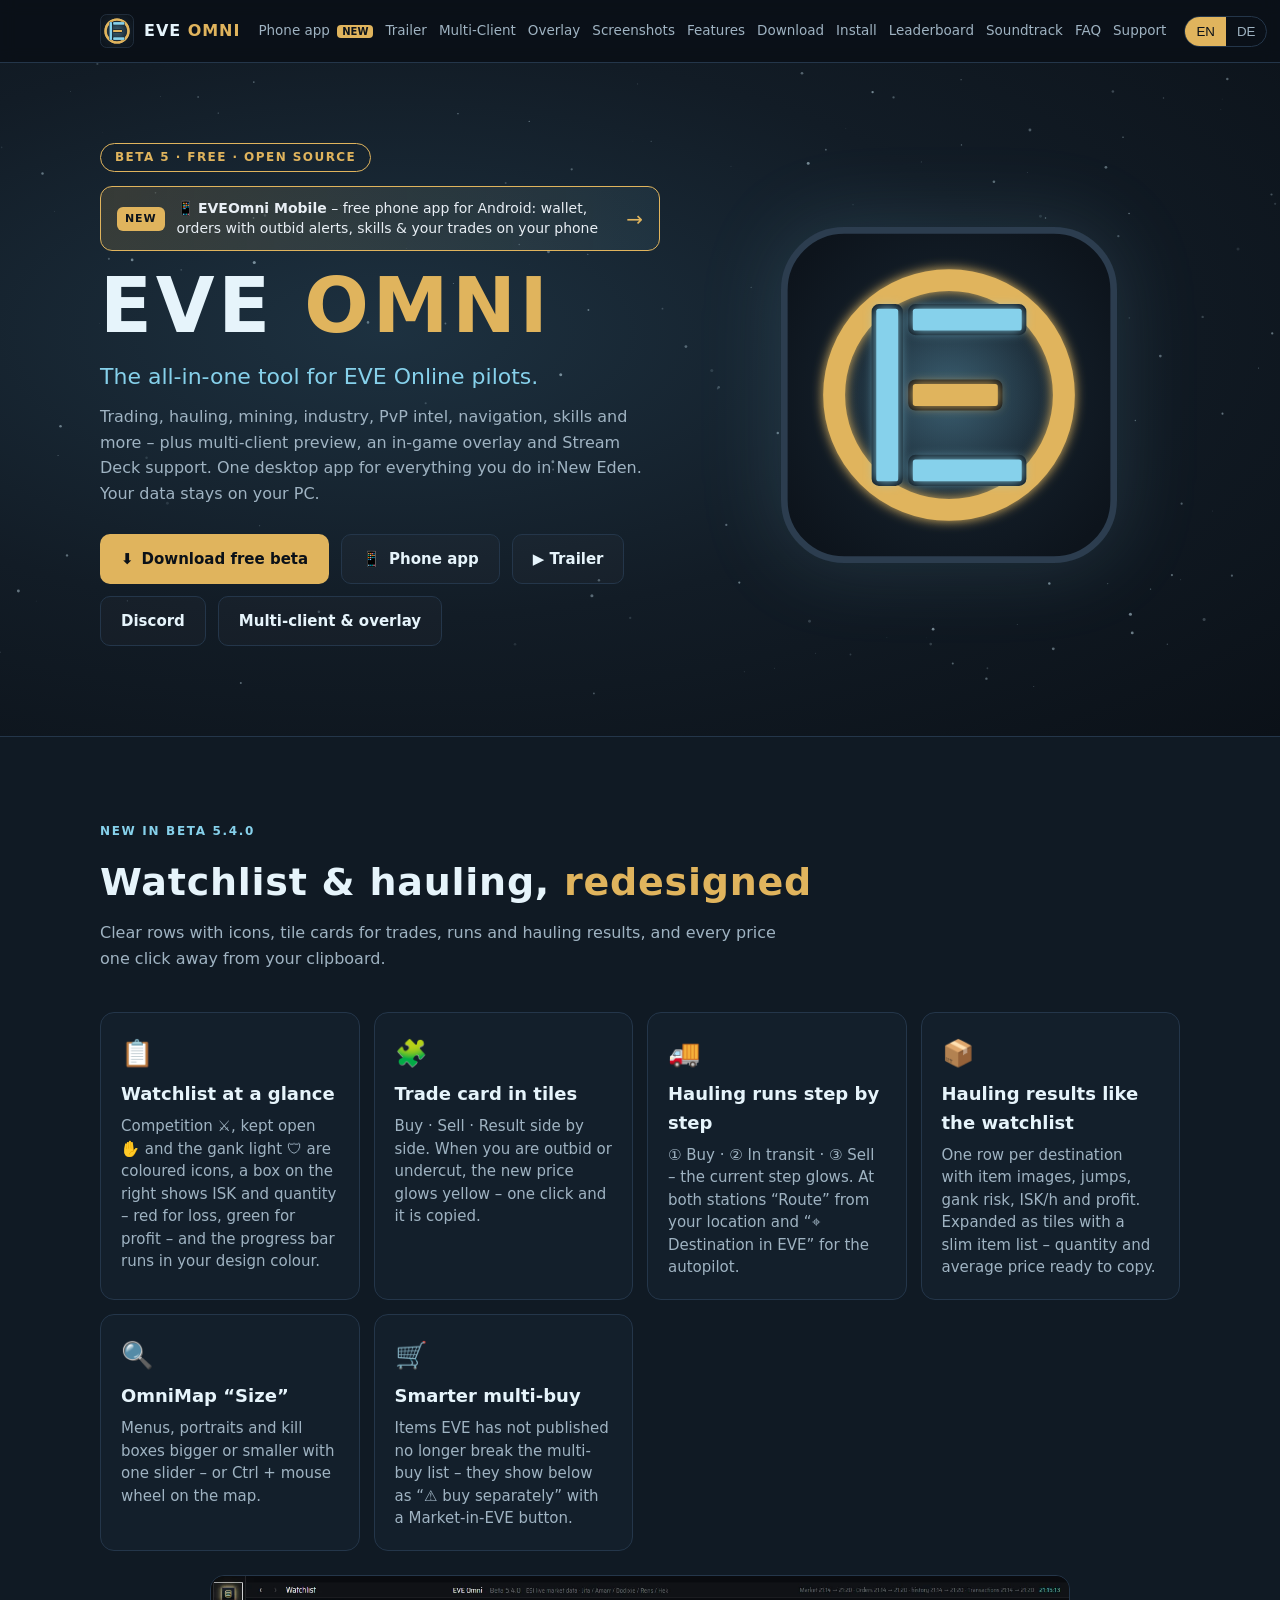
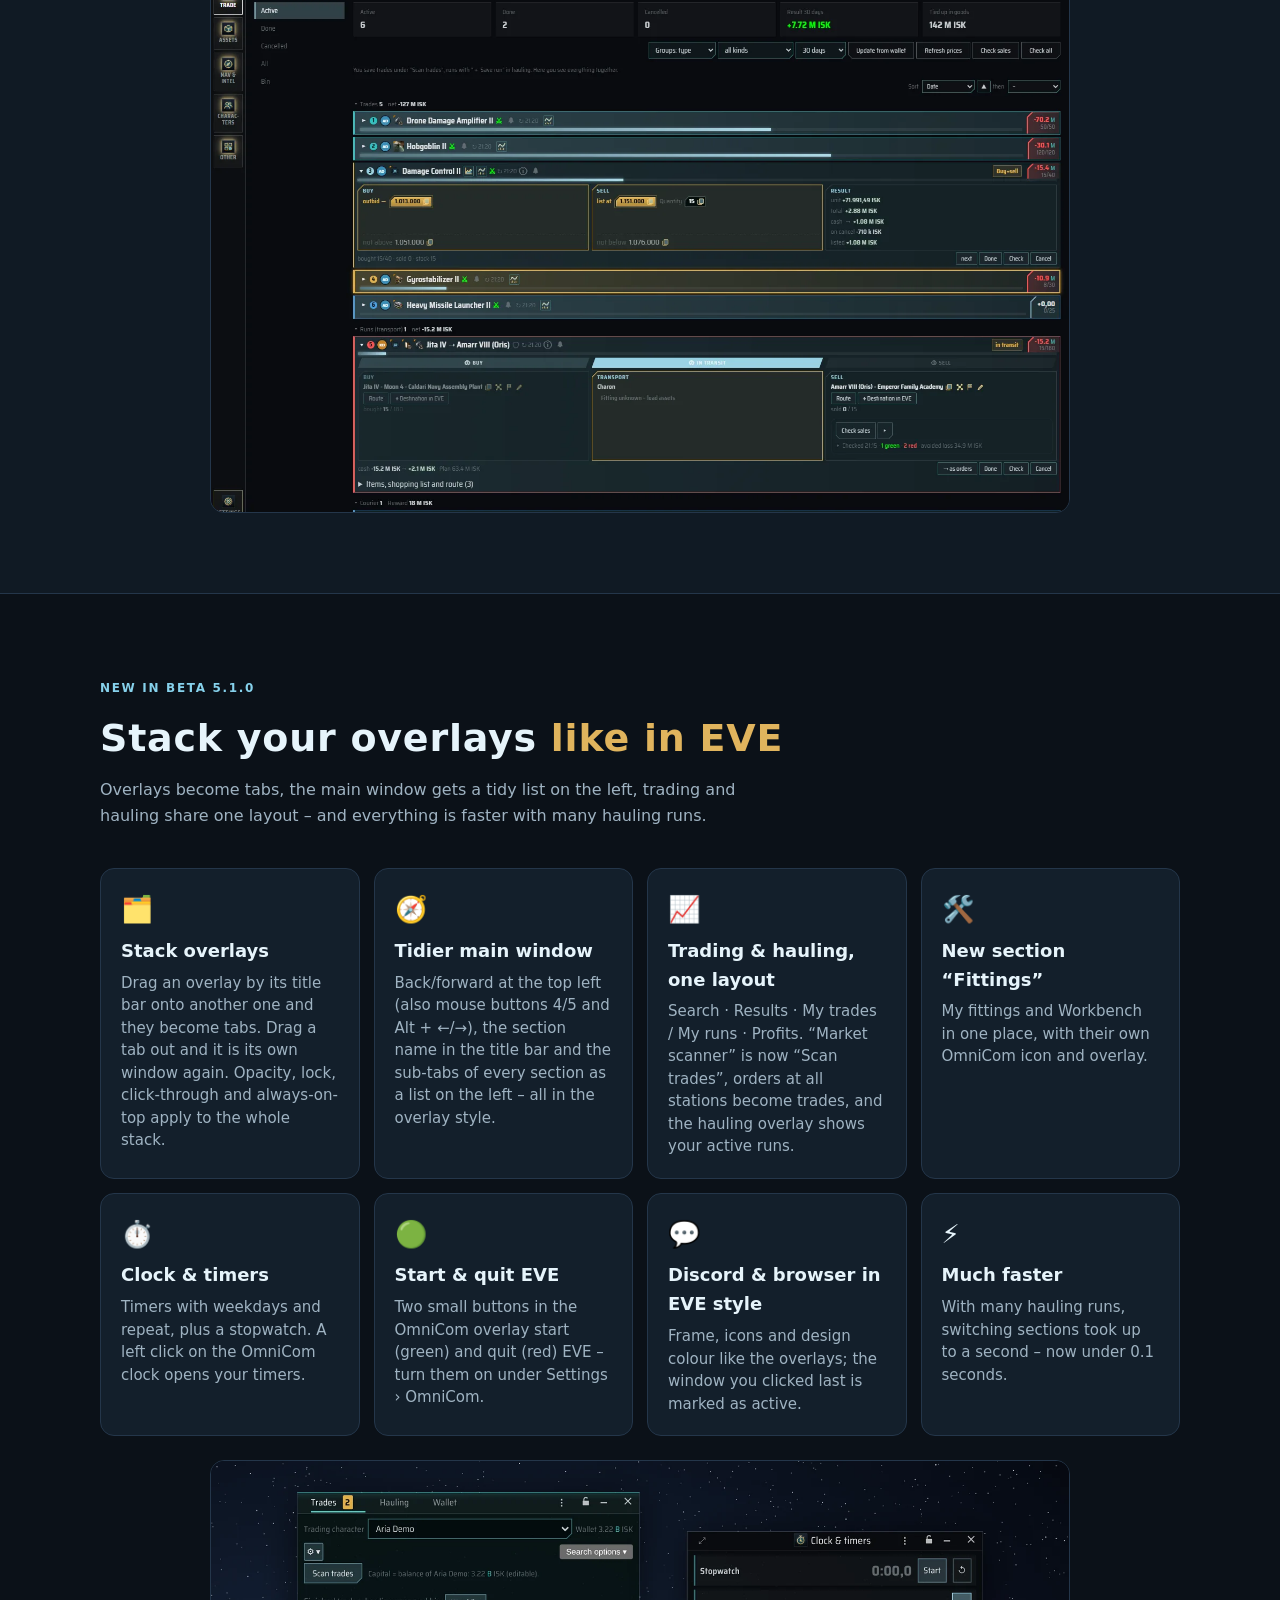
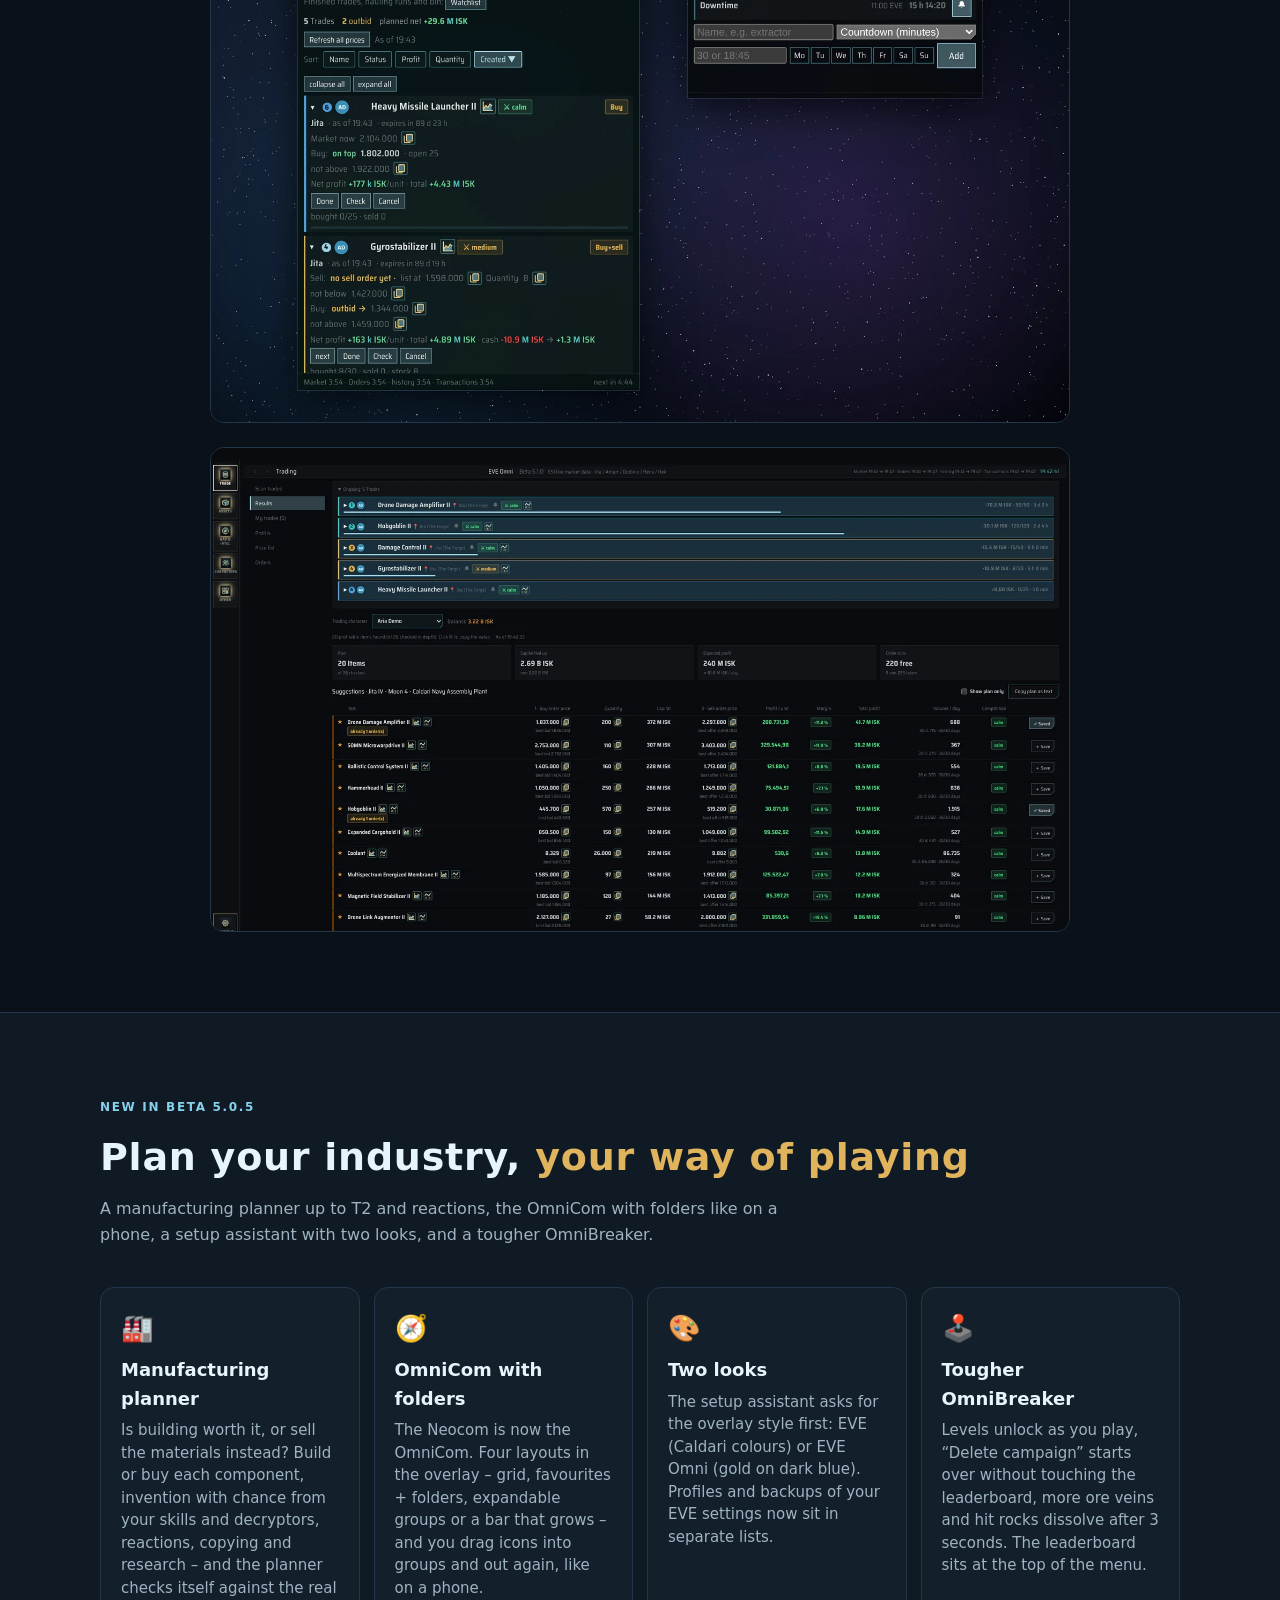
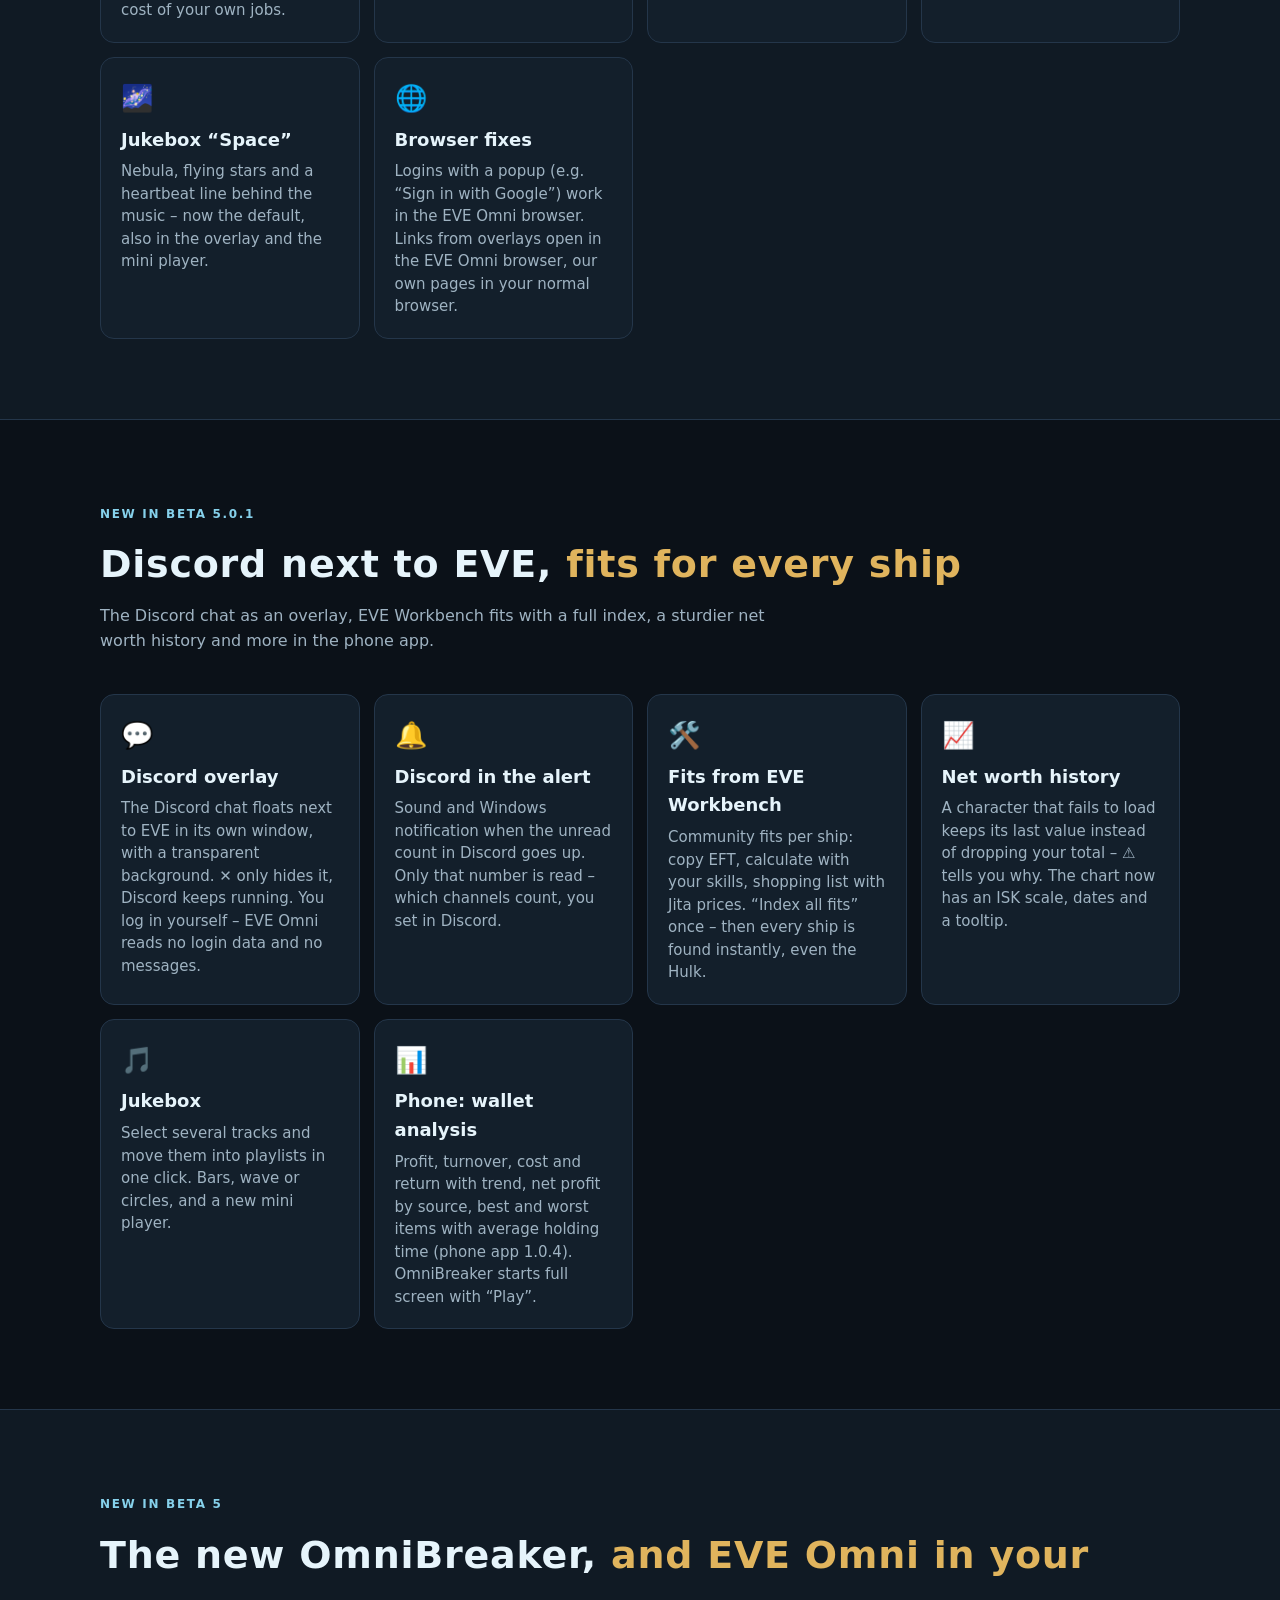
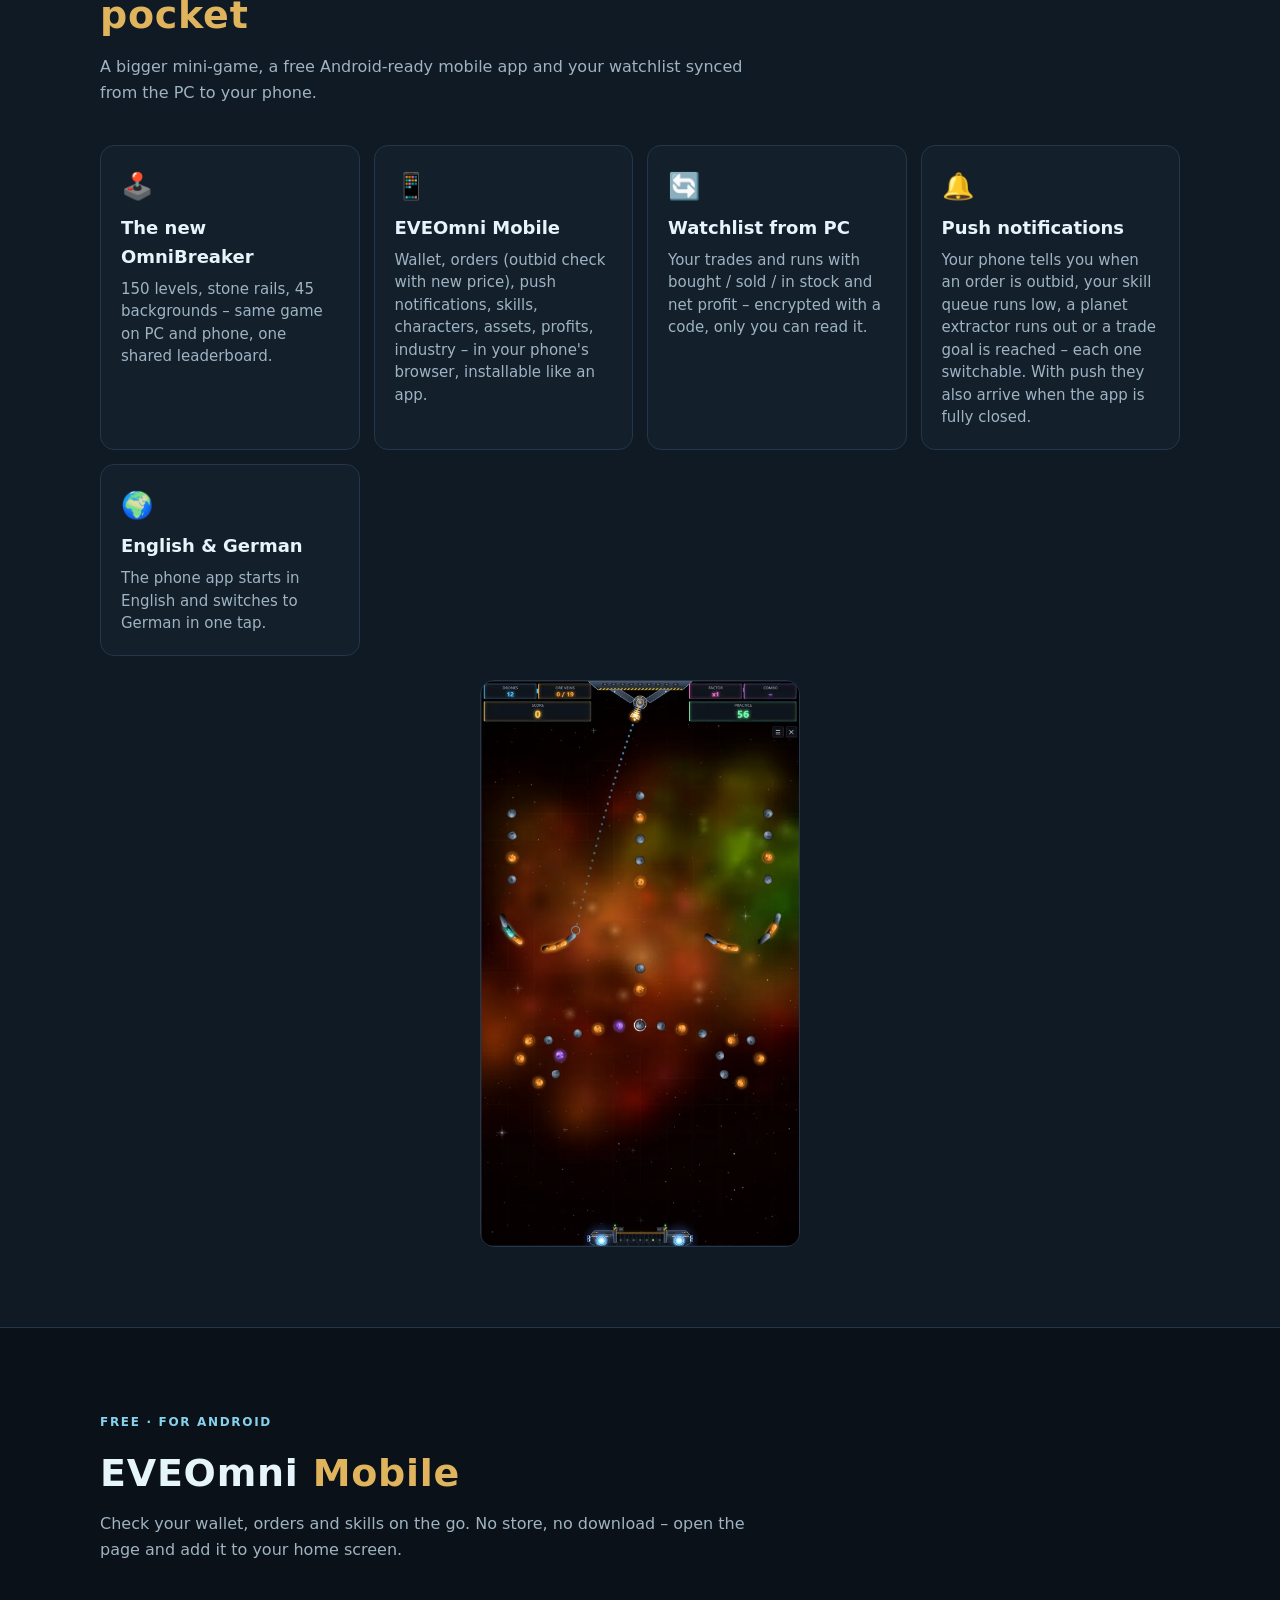
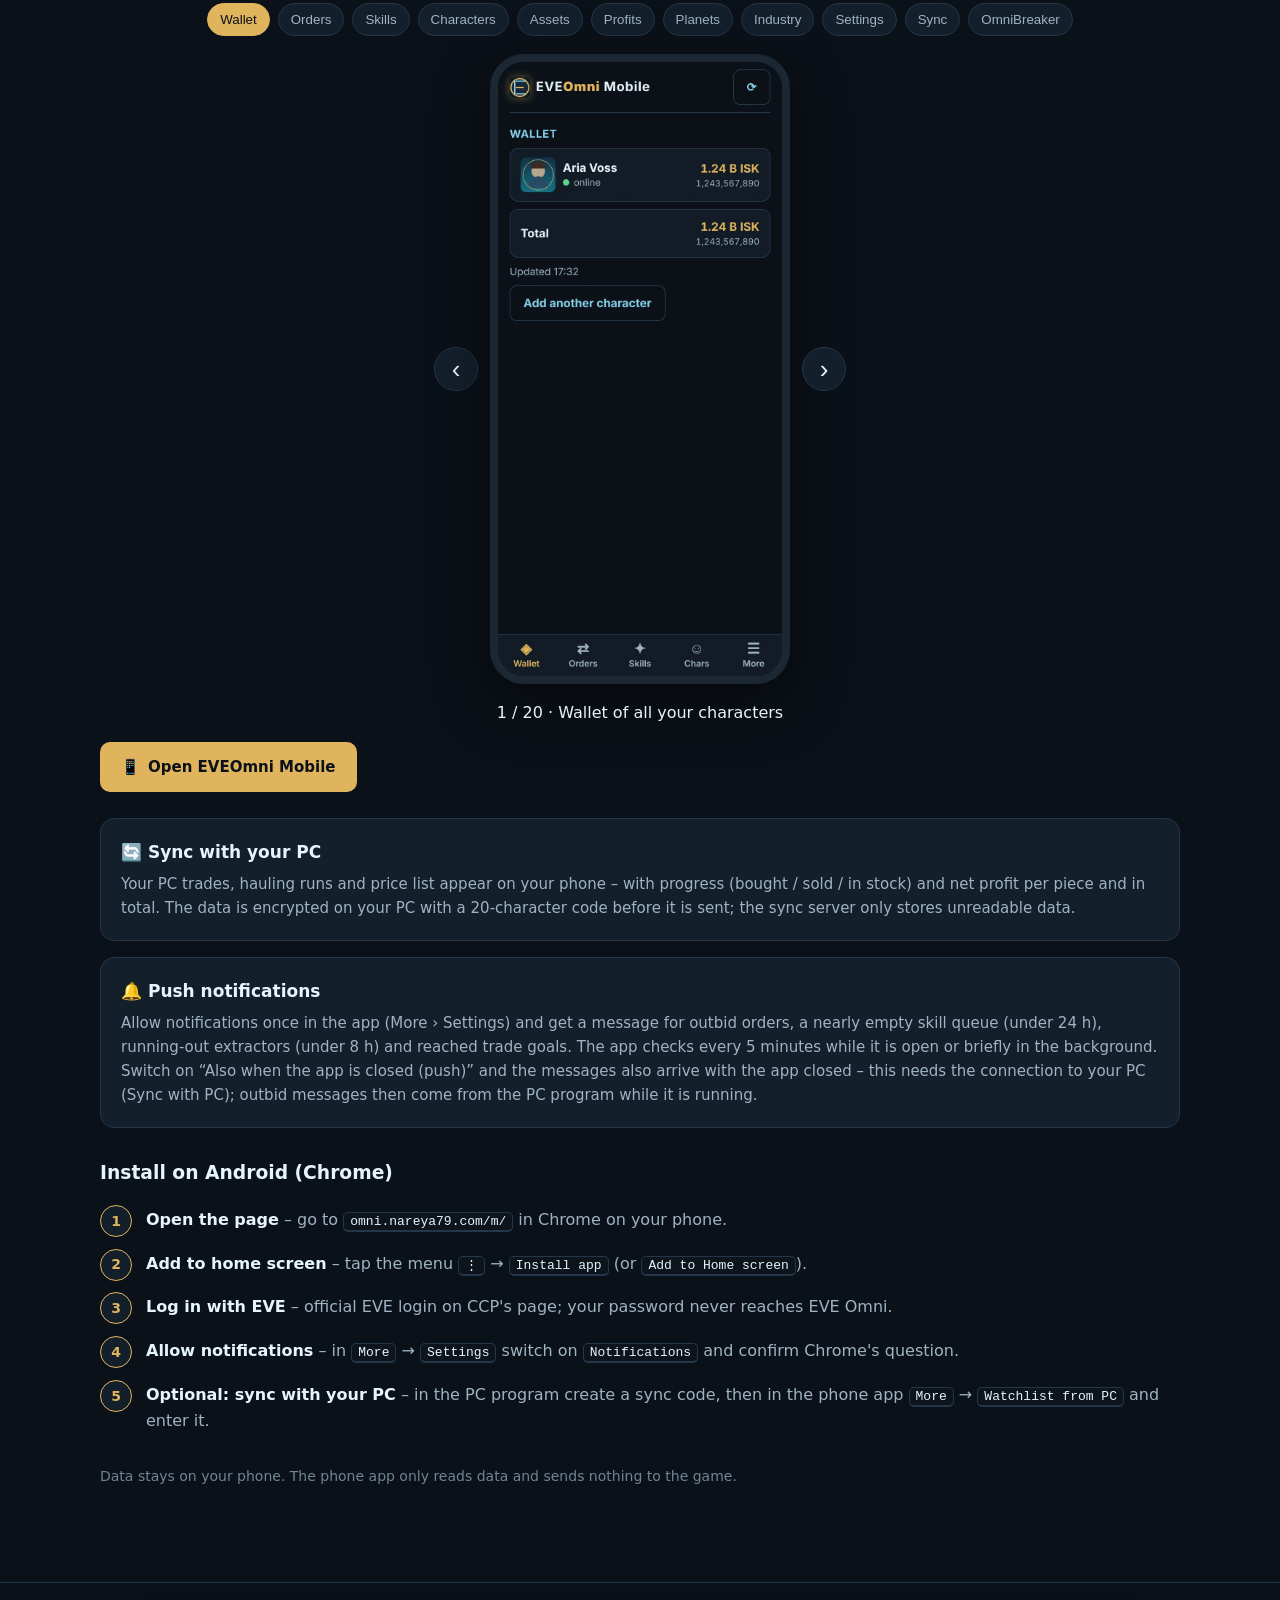
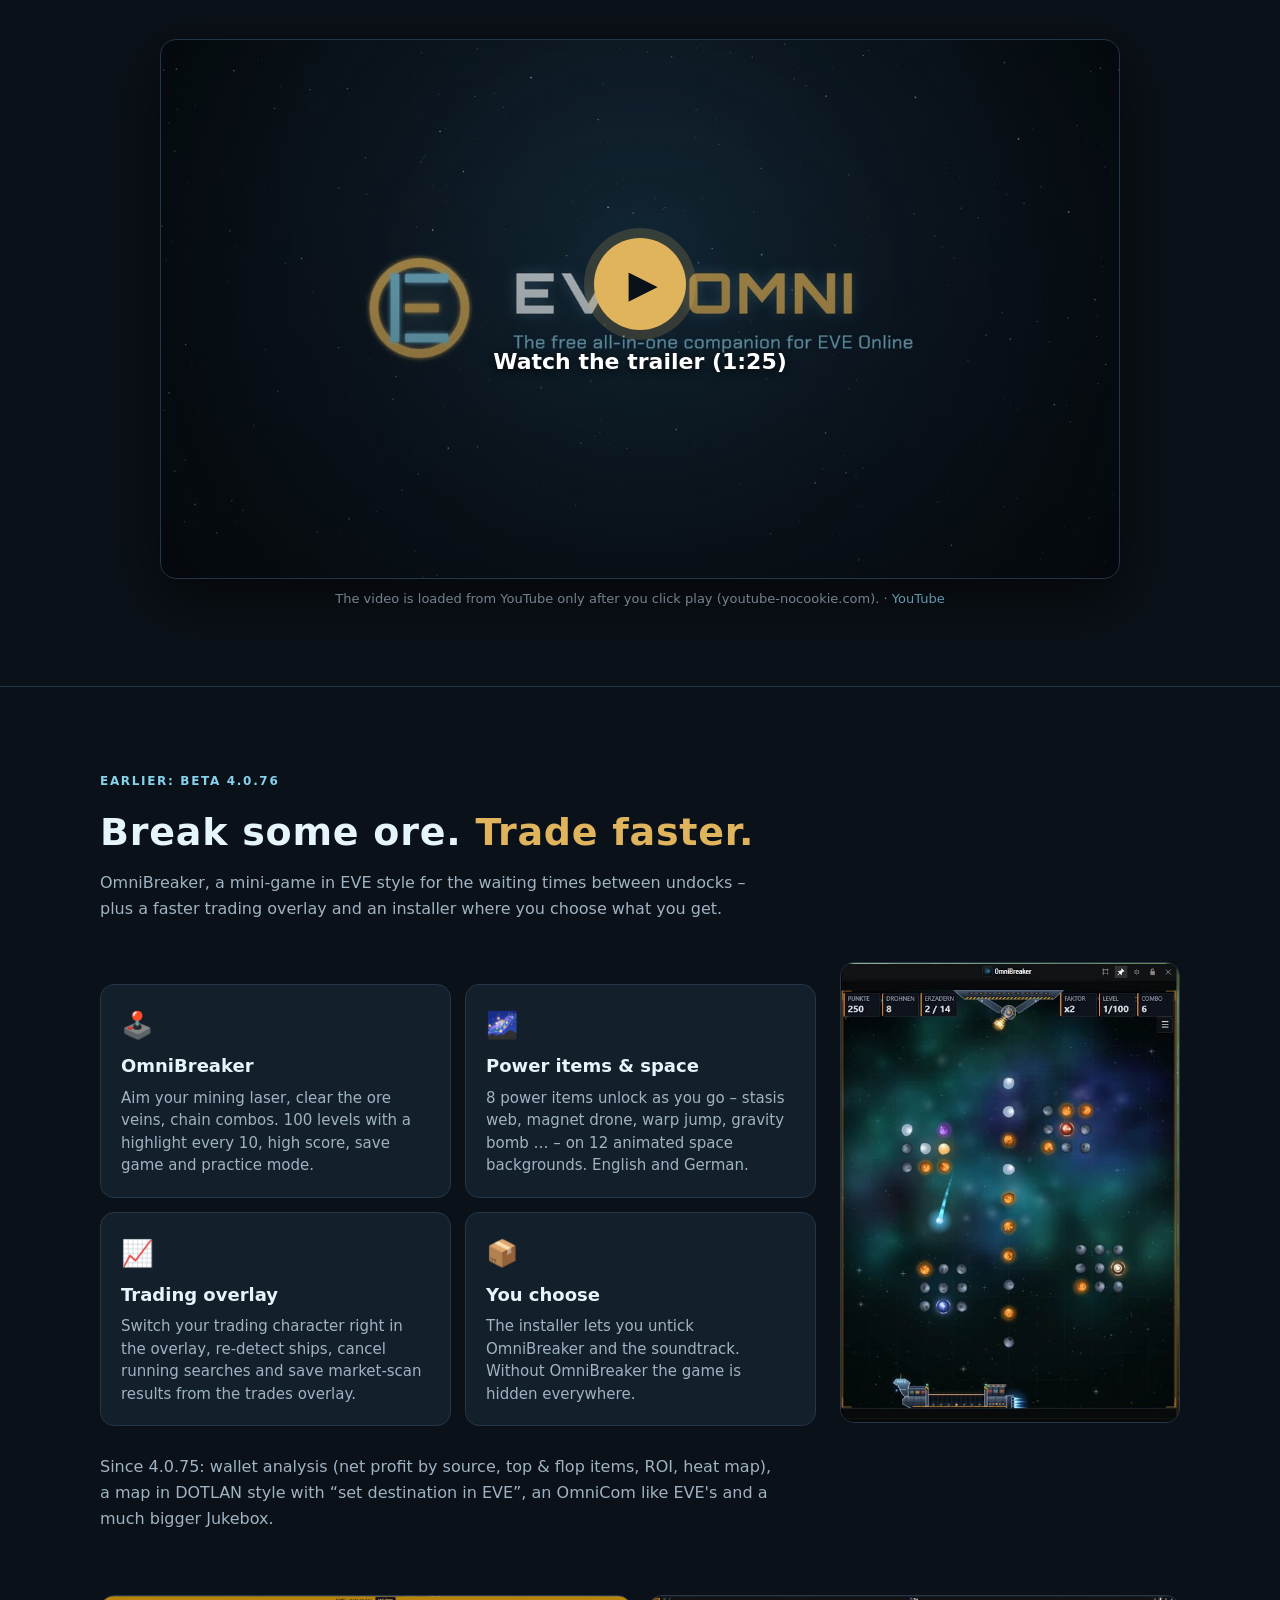
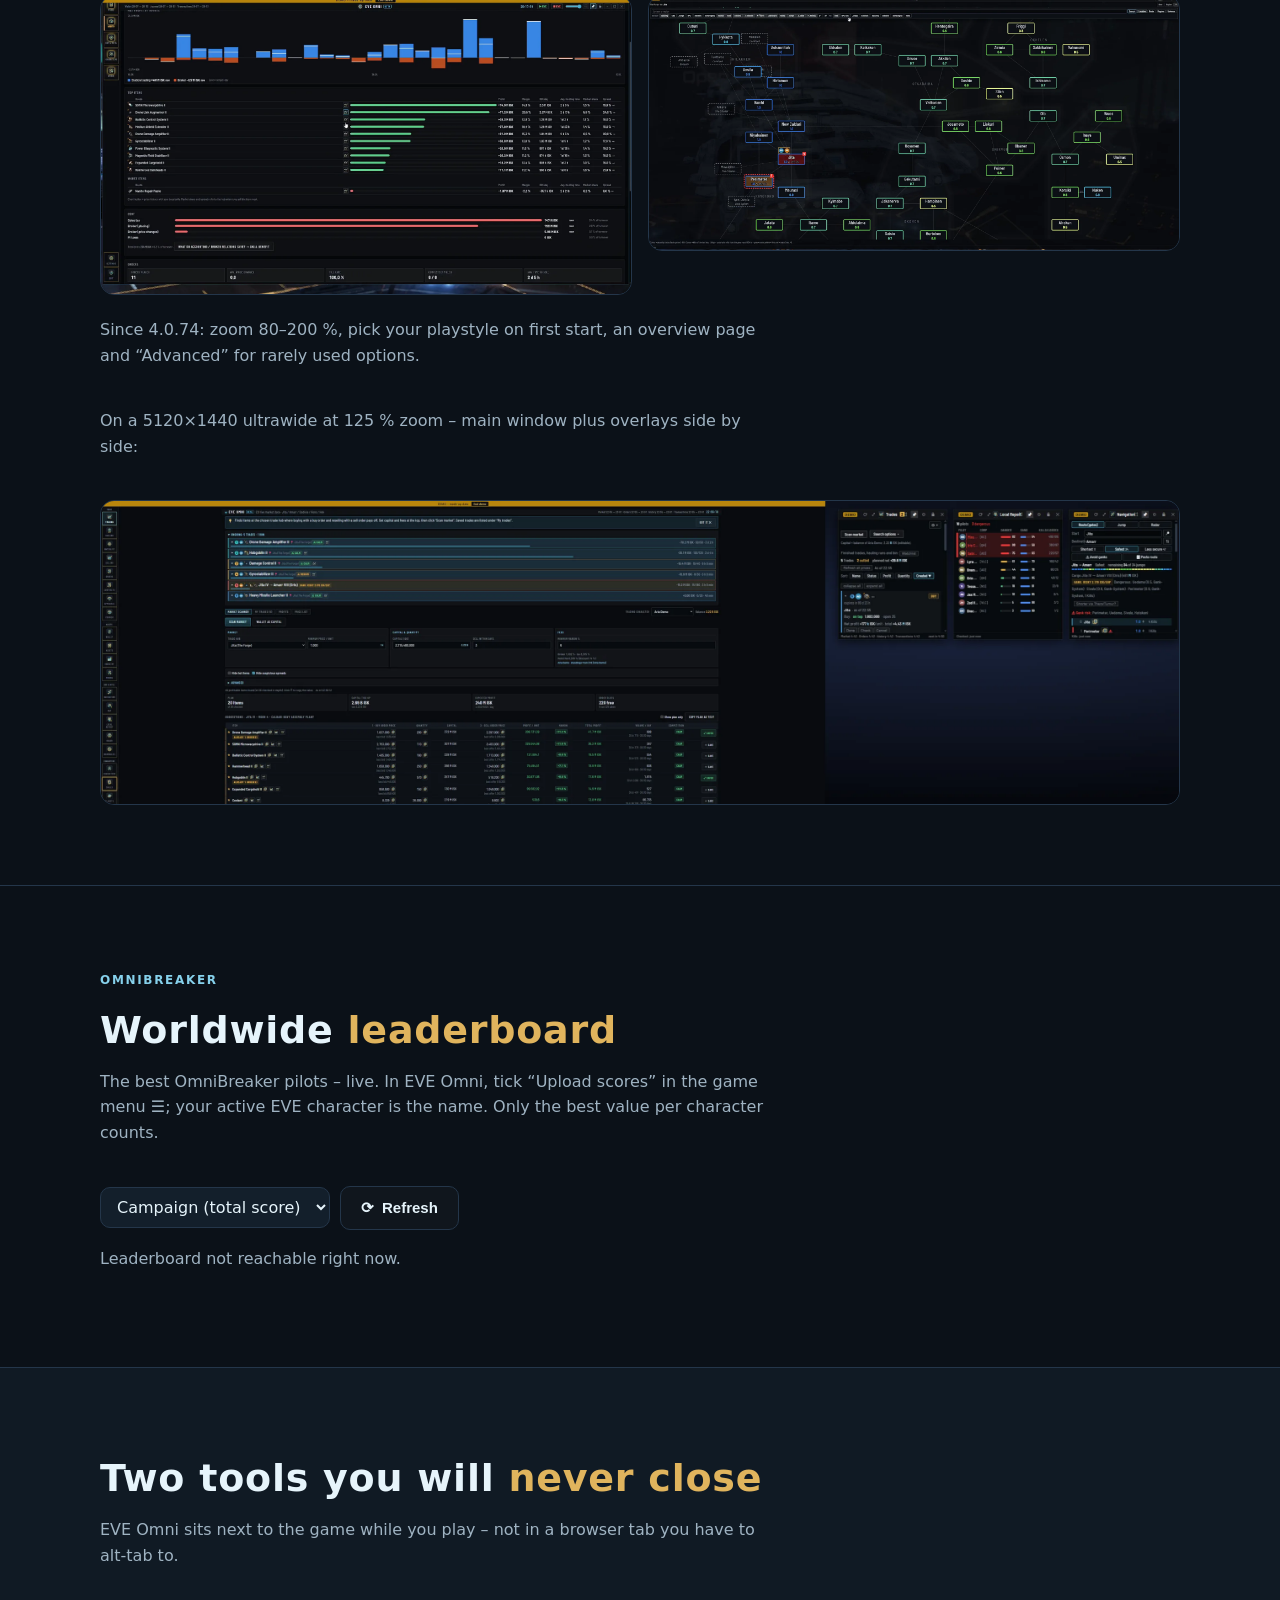
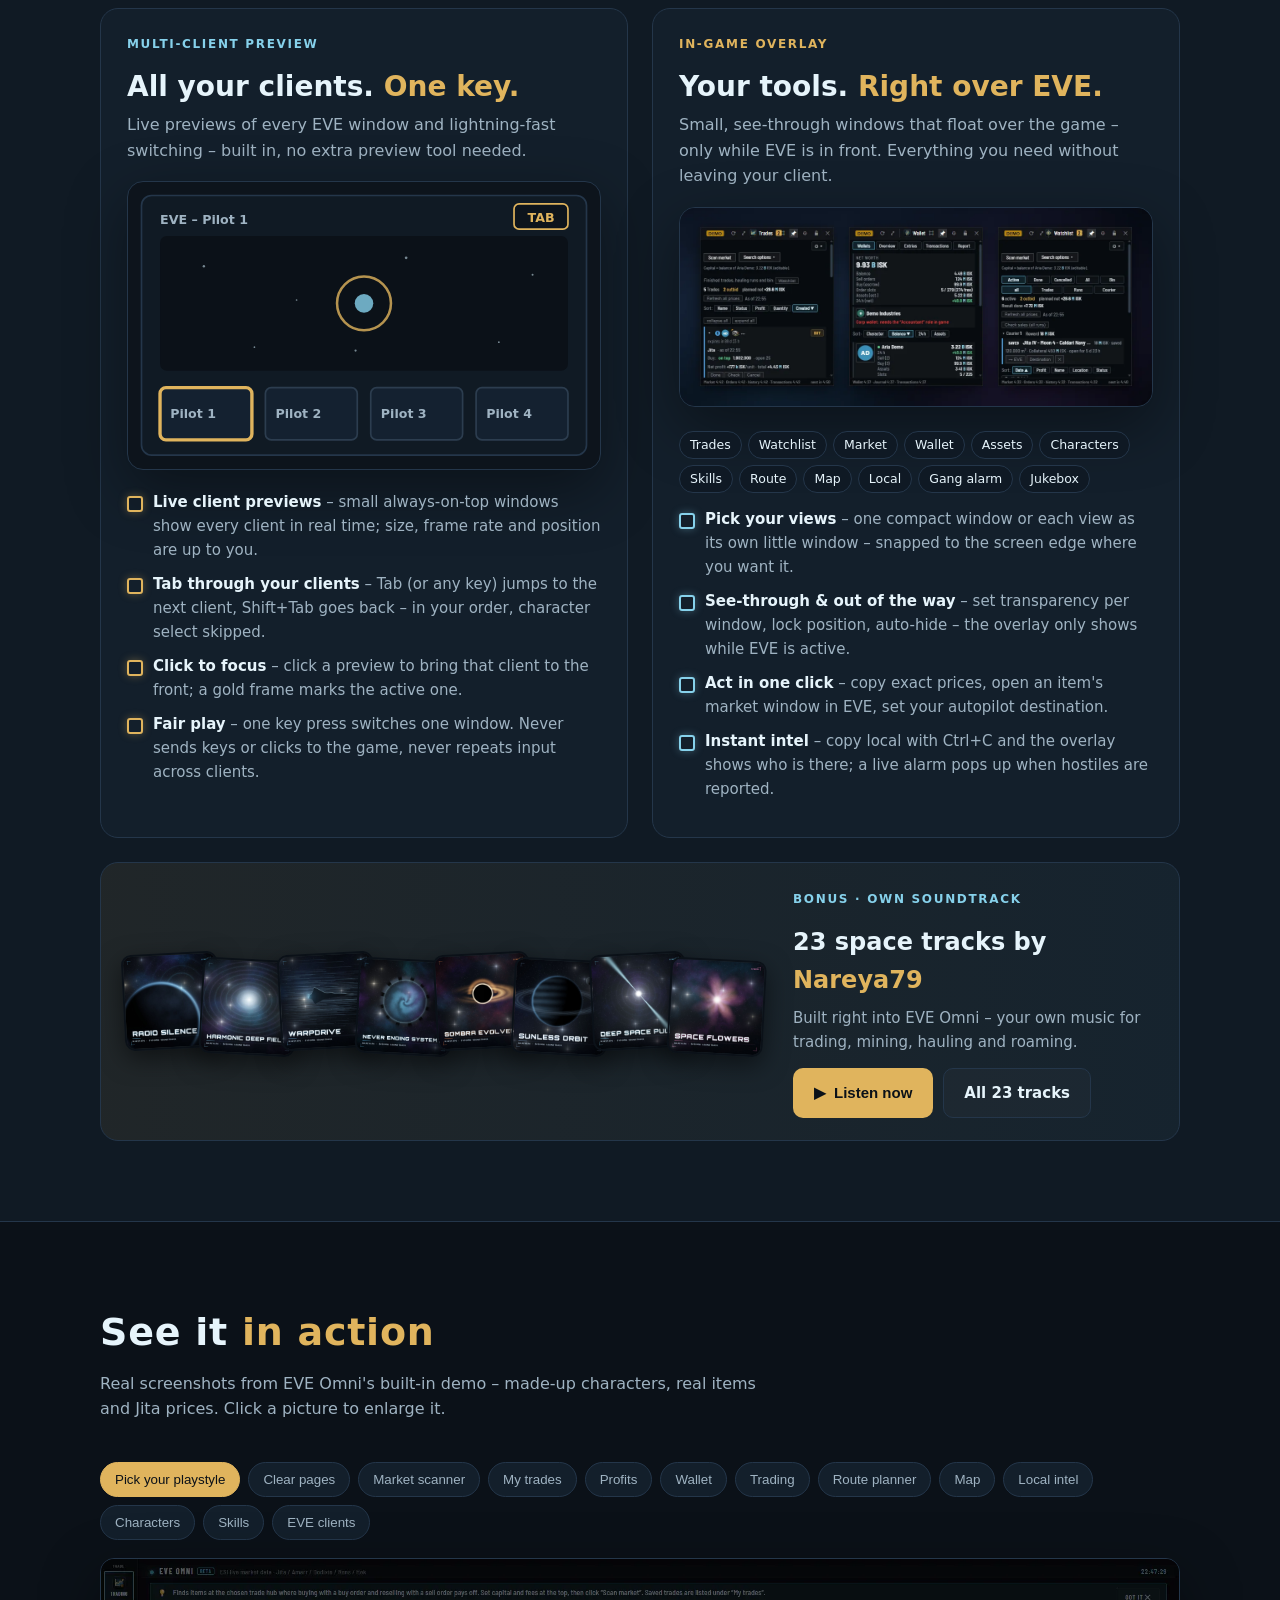
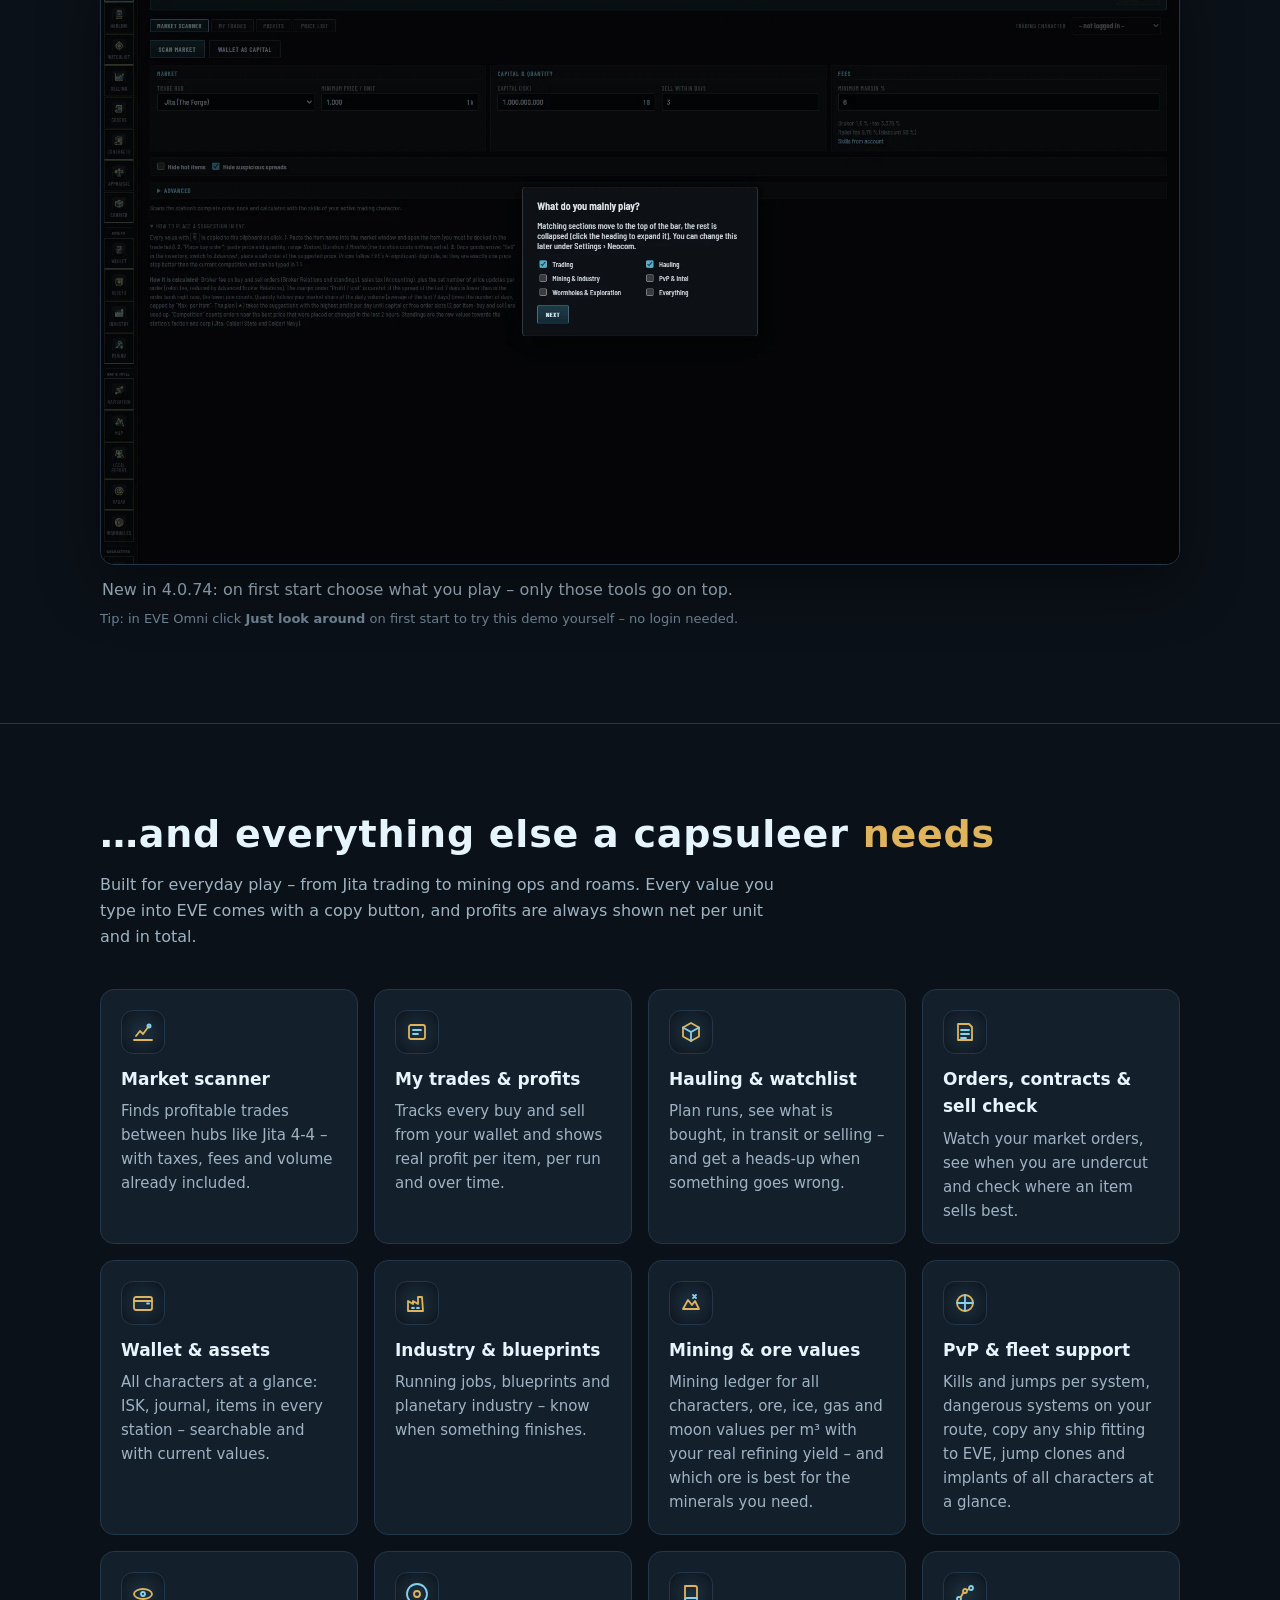
<file: index.html>
<!doctype html>
<html lang="en">
<head>
<meta charset="utf-8">
<meta name="viewport" content="width=device-width,initial-scale=1">
<title>EVE Omni – the all-in-one tool for EVE Online</title>
<meta name="google-site-verification" content="XEa0QKhQrYc-3hcfdz4LVfV6q3VizTFZu3rmCEYVq4s" />
<meta name="description" content="EVE Omni – free all-in-one desktop tool for EVE Online: trading, hauling, mining, industry, PvP intel, navigation, skills and more – plus multi-client preview and an in-game overlay.">
<link rel="canonical" href="https://omni.nareya79.com/">
<meta property="og:type" content="website">
<meta property="og:site_name" content="EVE Omni">
<meta property="og:title" content="EVE Omni – the all-in-one tool for EVE Online">
<meta property="og:description" content="Free desktop app for EVE Online: multi-client preview, in-game overlay, trading, hauling, mining, industry, PvP intel, navigation and skills.">
<meta property="og:url" content="https://omni.nareya79.com/">
<meta property="og:image" content="https://omni.nareya79.com/og.png">
<meta property="og:image:width" content="1280">
<meta property="og:image:height" content="640">
<meta name="twitter:card" content="summary_large_image">
<link rel="icon" href="/favicon.ico" sizes="any">
<link rel="icon" href="/favicon.svg" type="image/svg+xml">
<link rel="apple-touch-icon" href="/apple-touch-icon.png">
<link rel="manifest" href="/site.webmanifest">
<meta name="theme-color" content="#0d141c">
<style>
:root{
  --bg:#0b1118; --bg2:#101a24; --card:#131f2b; --line:#24364a;
  --fg:#e6f4fb; --mut:#9fb3c2; --dim:#6f8494; --cy:#86d1eb; --gd:#e0b45d; --gd2:#f0cb7e;
  --r:14px;
}
/* OmniBreaker-Bestenliste (live vom Server des Entwicklers) */
.lb-bar{display:flex;flex-wrap:wrap;gap:10px;align-items:center;margin-bottom:16px}
.lb-bar select{background:var(--card);color:var(--fg);border:1px solid var(--line);border-radius:10px;padding:9px 12px;font:inherit}
.lb-list{list-style:none;margin:0;padding:0;counter-reset:lb;max-width:720px}
.lb-list li{display:grid;grid-template-columns:44px minmax(0,1fr) auto auto;gap:12px;align-items:center;padding:9px 14px;border-bottom:1px solid var(--line)}
.lb-list li:nth-child(-n+3) .lb-rk{color:var(--gd2);font-weight:700}
.lb-rk{color:var(--dim);font-variant-numeric:tabular-nums}.lb-nm{overflow:hidden;text-overflow:ellipsis;white-space:nowrap}
.lb-sc{color:var(--cy);font-weight:600;font-variant-numeric:tabular-nums}.lb-lv{color:var(--dim);font-size:14px}
.lb-st{color:var(--mut);min-height:1.4em}
*{box-sizing:border-box}
html{scroll-behavior:smooth;scroll-padding-top:72px}
body{margin:0;background:var(--bg);color:var(--fg);font:16px/1.6 system-ui,-apple-system,"Segoe UI",Roboto,sans-serif;-webkit-font-smoothing:antialiased}
a{color:var(--cy);text-decoration:none}
a:hover{text-decoration:underline}
.wrap{max-width:1120px;margin:0 auto;padding:0 20px}
/* header */
header{position:sticky;top:0;z-index:20;background:rgba(11,17,24,.88);backdrop-filter:blur(8px);border-bottom:1px solid var(--line)}
.nav{display:flex;align-items:center;gap:18px;height:62px}
.brand{display:flex;align-items:center;gap:10px;font-weight:800;letter-spacing:.06em;color:var(--fg)}
.brand:hover{text-decoration:none}
.brand b{color:var(--gd)}
.brand svg{width:34px;height:34px}
.links{display:flex;gap:18px;margin-left:auto;font-size:15px}
.links a{color:var(--mut)}
.links a:hover{color:var(--fg);text-decoration:none}
.lang{display:flex;border:1px solid var(--line);border-radius:999px;overflow:hidden}
.lang button{background:none;border:0;color:var(--mut);font:600 13px/1 inherit;padding:7px 11px;cursor:pointer}
.lang button[aria-pressed=true]{background:var(--gd);color:#0b1118}
/* TT3: Handy – Menü-Knopf ☰ klappt die Navigation unter dem Kopf auf (vorher war sie im Hochformat einfach weg) */
.menu-btn{display:none;background:none;border:1px solid var(--line);border-radius:10px;color:var(--fg);width:42px;height:38px;font-size:20px;line-height:1;cursor:pointer}
@media(max-width:860px){.lang{margin-left:auto}.menu-btn{display:inline-flex;align-items:center;justify-content:center}
  .links{display:none;position:absolute;top:62px;left:0;right:0;flex-direction:column;gap:0;margin:0;padding:6px 16px 12px;background:var(--bg);border-bottom:1px solid var(--line);max-height:calc(100vh - 62px);overflow:auto}
  header.open .links{display:flex}.links a{padding:11px 4px;border-bottom:1px solid var(--line);font-size:16px}.links a:last-child{border-bottom:0}}
/* hero */
.hero{position:relative;overflow:hidden;background:radial-gradient(ellipse at 30% 40%,#1d3140 0%,#121c26 50%,var(--bg) 100%)}
.stars{position:absolute;inset:0;opacity:.7;pointer-events:none}
.hero .wrap{position:relative;display:grid;grid-template-columns:1.25fr 1fr;gap:40px;align-items:center;padding-top:80px;padding-bottom:90px}
@media(max-width:860px){.hero .wrap{grid-template-columns:1fr;padding-top:48px;padding-bottom:60px;text-align:center}.hero .cta{justify-content:center}.hero .logo{order:-1}}
.pill{display:inline-block;border:1.5px solid var(--gd);color:var(--gd);border-radius:999px;padding:4px 14px;font-weight:700;letter-spacing:.12em;font-size:12px}
h1{font-size:clamp(42px,7vw,76px);line-height:1.02;letter-spacing:.05em;margin:16px 0 14px;font-weight:900}
h1 b{color:var(--gd)}
.lead{font-size:clamp(18px,2.4vw,22px);color:var(--cy);margin:0 0 10px}
.sub{color:var(--mut);max-width:560px;margin:0 0 28px}
@media(max-width:860px){.sub{margin-left:auto;margin-right:auto}}
.cta{display:flex;gap:12px;flex-wrap:wrap}
.btn{display:inline-flex;align-items:center;gap:8px;border-radius:10px;padding:12px 20px;font-weight:700;border:1.5px solid transparent;cursor:pointer;font-size:15px}
.btn:hover{text-decoration:none}
.btn.primary{background:var(--gd);color:#0b1118}
.btn.primary:hover{background:var(--gd2)}
.btn.ghost{border-color:var(--line);color:var(--fg);background:rgba(255,255,255,.02)}
.btn.ghost:hover{border-color:var(--cy)}
.btn[aria-disabled=true]{opacity:.55;cursor:not-allowed}
.logo{display:flex;justify-content:center}
.logo svg{width:min(340px,70vw);height:auto;filter:drop-shadow(0 0 40px rgba(134,209,235,.15))}
/* sections */
section{padding:80px 0;border-top:1px solid var(--line)}
section.alt{background:var(--bg2)}
h2{font-size:clamp(28px,4vw,38px);margin:0 0 8px;letter-spacing:.02em}
h2 b{color:var(--gd)}
.intro{color:var(--mut);max-width:680px;margin:0 0 40px}
.nw-grid{display:grid;grid-template-columns:repeat(auto-fill,minmax(230px,1fr));gap:14px;margin-top:22px}
.nw-grid .card h3{margin:6px 0 6px;font-size:18px}.nw-grid .card p{margin:0;color:var(--mut,#9aa7b4);font-size:15px;line-height:1.5}
.nw-ic{font-size:26px}@media(max-width:820px){.nw-ob{grid-template-columns:1fr!important}.nw-ob img{max-width:340px;margin:0 auto}}.nw-shot{margin-top:24px;display:block;width:100%;height:auto;border-radius:14px;border:1px solid var(--line)}
.grid{display:grid;grid-template-columns:repeat(auto-fill,minmax(250px,1fr));gap:16px}
.card{background:var(--card);border:1px solid var(--line);border-radius:var(--r);padding:20px}
.card h3{margin:12px 0 6px;font-size:17px}
.card p{margin:0;color:var(--mut);font-size:15px}
.ic{width:44px;height:44px;border-radius:12px;display:grid;place-items:center;background:radial-gradient(circle,#1d3140,#0d141c);border:1px solid var(--line)}
.ic svg{width:24px;height:24px;stroke:var(--gd);fill:none;stroke-width:1.8;stroke-linecap:round;stroke-linejoin:round}
.ic svg .c{stroke:var(--cy)}
/* trust */
.trust{display:grid;grid-template-columns:repeat(auto-fit,minmax(220px,1fr));gap:16px}
.trust .card{border-left:3px solid var(--cy)}
/* download */
.dl{display:grid;grid-template-columns:1.1fr 1fr;gap:24px}
@media(max-width:860px){.dl{grid-template-columns:1fr}}
.files{list-style:none;padding:0;margin:16px 0 0}
.files li{display:flex;justify-content:space-between;gap:10px;padding:10px 0;border-bottom:1px dashed var(--line);color:var(--mut);font-size:15px}
.files li span:first-child{color:var(--fg)}
ol.steps{counter-reset:s;list-style:none;padding:0;margin:0}
ol.steps li{counter-increment:s;position:relative;padding:0 0 18px 46px;color:var(--mut)}
ol.steps li b{color:var(--fg)}
ol.steps li::before{content:counter(s);position:absolute;left:0;top:-2px;width:30px;height:30px;border-radius:50%;display:grid;place-items:center;background:var(--card);border:1px solid var(--gd);color:var(--gd);font-weight:800;font-size:14px}
.note{background:rgba(224,180,93,.08);border:1px solid rgba(224,180,93,.35);border-radius:10px;padding:12px 14px;color:var(--mut);font-size:14px;margin-top:6px}
kbd{background:#0d141c;border:1px solid var(--line);border-bottom-width:2px;border-radius:5px;padding:1px 6px;font-size:13px;color:var(--fg)}
/* faq */
details{background:var(--card);border:1px solid var(--line);border-radius:12px;padding:0 18px;margin-bottom:10px}
summary{cursor:pointer;padding:16px 0;font-weight:700;list-style:none;display:flex;justify-content:space-between;gap:12px}
summary::-webkit-details-marker{display:none}
summary::after{content:"+";color:var(--gd);font-size:22px;line-height:1}
details[open] summary::after{content:"–"}
details p{margin:0 0 16px;color:var(--mut)}
/* support */
.support{text-align:center}
.support .intro{margin-left:auto;margin-right:auto}
.copy{display:inline-flex;align-items:center;gap:10px;background:var(--card);border:1px solid var(--gd);border-radius:12px;padding:10px 10px 10px 18px;font-size:20px;font-weight:800;letter-spacing:.02em}
.copy button{background:var(--gd);color:#0b1118;border:0;border-radius:8px;padding:8px 14px;font-weight:700;cursor:pointer}
.small{font-size:14px;color:var(--dim)}

/* multibox highlight */
.mb .wrap{display:grid;grid-template-columns:1fr 1.05fr;gap:48px;align-items:center}
@media(max-width:860px){.mb .wrap{grid-template-columns:1fr}}
.mb ul{list-style:none;padding:0;margin:0 0 22px}
.mb li{position:relative;padding:0 0 12px 30px;color:var(--mut)}
.mb li b{color:var(--fg)}
.mb li::before{content:"";position:absolute;left:0;top:7px;width:14px;height:14px;border-radius:4px;border:2px solid var(--gd);box-shadow:0 0 10px rgba(224,180,93,.35)}
.tag{display:inline-block;font-size:12px;font-weight:800;letter-spacing:.14em;color:var(--cy);margin-bottom:10px}
.mock{width:100%;height:auto;border-radius:16px;border:1px solid var(--line);background:#0d141c;box-shadow:0 20px 60px rgba(0,0,0,.4)}
.mock .tile{fill:#142130;stroke:#2c3d4f;stroke-width:2}
.mock .act{stroke:var(--gd);stroke-width:4}
.mock text{font:600 15px system-ui,sans-serif;fill:#9fb3c2}
.mock .big{fill:#101a24;stroke:#24364a;stroke-width:2}
@media(prefers-reduced-motion:no-preference){.mock .pulse{animation:pl 2.4s ease-in-out infinite}@keyframes pl{50%{opacity:.35}}}

/* pillars */
.pillars{display:grid;grid-template-columns:1fr 1fr;gap:24px}
@media(max-width:900px){.pillars{grid-template-columns:1fr}}
.pillar{background:var(--card);border:1px solid var(--line);border-radius:18px;padding:26px;display:flex;flex-direction:column}
.pillar h3{font-size:clamp(22px,2.6vw,28px);margin:6px 0 8px;line-height:1.2}
.pillar h3 b{color:var(--gd)}
.pillar .lede{color:var(--mut);margin:0 0 18px}
.pillar .mock{margin:0 0 20px}
.pillar ul{list-style:none;padding:0;margin:0}
.pillar li{position:relative;padding:0 0 10px 26px;color:var(--mut);font-size:15px}
.pillar li b{color:var(--fg)}
.pillar li::before{content:"";position:absolute;left:0;top:6px;width:12px;height:12px;border-radius:3px;border:2px solid var(--gd);box-shadow:0 0 8px rgba(224,180,93,.35)}
.pillar.ov li::before{border-color:var(--cy);box-shadow:0 0 8px rgba(134,209,235,.35)}
.pillar.ov .tag{color:var(--gd)}
.chips{display:flex;flex-wrap:wrap;gap:6px;margin:4px 0 14px}
.chips > span{font-size:12.5px;padding:3px 10px;border-radius:999px;border:1px solid var(--line);color:var(--fg);background:#0f1924}
.mock .panel{fill:rgba(16,26,36,.86);stroke:#86d1eb;stroke-opacity:.45;stroke-width:1.5}
.mock .ph{fill:#86d1eb;opacity:.18}
.mock .row{fill:#9fb3c2;opacity:.35}
.mock .gold{fill:#e0b45d}
.mock .red{fill:#ff3b3b}

/* soundtrack */
.st-head{display:flex;flex-wrap:wrap;align-items:end;justify-content:space-between;gap:16px;margin-bottom:28px}
.st-head .intro{margin:0}
.st-grid{display:grid;grid-template-columns:repeat(auto-fill,minmax(150px,1fr));gap:14px}
.trk{position:relative;border:1px solid var(--line);border-radius:12px;overflow:hidden;background:var(--card);cursor:pointer;padding:0;color:inherit;text-align:left;font:inherit}
.trk img{display:block;width:100%;aspect-ratio:1;object-fit:cover;transition:transform .3s}
.trk:hover img{transform:scale(1.04)}
.trk .pl{position:absolute;inset:0;display:grid;place-items:center;background:rgba(11,17,24,.35);opacity:0;transition:opacity .2s}
.trk:hover .pl,.trk.on .pl,.trk:focus-visible .pl{opacity:1}
.trk .pl span{width:48px;height:48px;border-radius:50%;background:var(--gd);color:#0b1118;display:grid;place-items:center;font-size:18px;box-shadow:0 0 20px rgba(224,180,93,.5)}
.trk.on{border-color:var(--gd);box-shadow:0 0 0 1px var(--gd)}
.trk .meta{display:flex;justify-content:space-between;gap:6px;padding:8px 10px;font-size:13px}
.trk .meta b{font-weight:600;white-space:nowrap;overflow:hidden;text-overflow:ellipsis}
.trk .meta i{font-style:normal;color:var(--dim)}
.st-more{margin-top:18px;text-align:center}
.player{position:fixed;left:50%;bottom:16px;transform:translateX(-50%);z-index:40;width:min(720px,calc(100% - 32px));display:flex;align-items:center;gap:12px;background:rgba(16,26,36,.96);backdrop-filter:blur(8px);border:1px solid var(--gd);border-radius:14px;padding:8px 12px;box-shadow:0 10px 40px rgba(0,0,0,.5)}
.player img{width:44px;height:44px;border-radius:8px;object-fit:cover}
.player .pt{flex:1;min-width:0}
.player .pt b{display:block;font-size:14px;white-space:nowrap;overflow:hidden;text-overflow:ellipsis}
.player .pt small{color:var(--dim);font-size:12px}
.player input[type=range]{width:100%;accent-color:var(--gd);height:4px;margin:4px 0 0}
.player button{background:none;border:0;color:var(--fg);font-size:18px;cursor:pointer;padding:6px;border-radius:8px}
.player button:hover{background:rgba(255,255,255,.06)}
.player .pp{background:var(--gd);color:#0b1118;width:38px;height:38px;border-radius:50%}
.player .pp:hover{background:var(--gd2)}
@media(max-width:560px){.player .skip{display:none}}

/* soundtrack strip */
.ststrip{margin-top:24px;display:grid;grid-template-columns:1.1fr 1fr;gap:28px;align-items:center;background:linear-gradient(90deg,rgba(224,180,93,.08),rgba(134,209,235,.05));border:1px solid var(--line);border-radius:18px;padding:22px 26px;overflow:hidden}
@media(max-width:900px){.ststrip{grid-template-columns:1fr}}
.covers{display:flex;align-items:center;padding-left:14px}
.covers img{width:96px;height:96px;border-radius:10px;object-fit:cover;margin-left:-18px;border:2px solid #0b1118;box-shadow:0 8px 24px rgba(0,0,0,.5);transition:transform .25s}
.covers img:nth-child(odd){transform:rotate(-3deg)}
.covers img:nth-child(even){transform:rotate(3deg) translateY(6px)}
.covers img:hover{transform:translateY(-6px) scale(1.06);z-index:2}
@media(max-width:560px){.covers img{width:68px;height:68px;margin-left:-14px}.covers img:nth-child(n+6){display:none}}
.ststrip h3{font-size:clamp(20px,2.4vw,24px);margin:4px 0 6px}
.ststrip h3 b{color:var(--gd)}
.ststrip p{color:var(--mut);margin:0 0 14px;font-size:15px}
.ststrip .cta{gap:10px}

/* trailer */
#trailer{padding:56px 0 64px}
.tr-box{position:relative;max-width:960px;margin:0 auto;aspect-ratio:16/9;border-radius:16px;overflow:hidden;border:1px solid var(--line);background:#05080c center/cover no-repeat;box-shadow:0 20px 60px rgba(0,0,0,.55)}
.tr-box button{position:absolute;inset:0;width:100%;height:100%;border:0;background:linear-gradient(180deg,rgba(5,8,12,.15),rgba(5,8,12,.55));cursor:pointer;display:flex;flex-direction:column;align-items:center;justify-content:center;gap:14px;color:#fff;font:inherit}
.tr-box .tr-play{width:92px;height:92px;border-radius:50%;background:var(--gd);color:#0b1118;display:flex;align-items:center;justify-content:center;font-size:38px;padding-left:6px;box-shadow:0 0 0 10px rgba(224,180,93,.18);transition:transform .2s}
.tr-box button:hover .tr-play{transform:scale(1.08)}
.tr-box .tr-t{font-size:22px;font-weight:700;text-shadow:0 2px 8px rgba(0,0,0,.8)}
.tr-box iframe{position:absolute;inset:0;width:100%;height:100%;border:0}
.tr-note{text-align:center;color:var(--mut);font-size:13px;margin-top:10px}
/* footer */
footer{border-top:1px solid var(--line);padding:36px 0 50px;color:var(--dim);font-size:13px}
footer .row{display:flex;flex-wrap:wrap;gap:14px 24px;align-items:center;margin-bottom:14px}
footer a{color:var(--mut)}
[hidden]{display:none!important}

/* screenshots */
#screens .tabs{display:flex;flex-wrap:wrap;gap:8px;margin:0 0 18px}
#screens .tabs button{background:var(--card);border:1px solid var(--line);color:var(--mut);font:600 14px/1 inherit;padding:9px 14px;border-radius:999px;cursor:pointer}
#screens .tabs button[aria-selected=true]{background:var(--gd);border-color:var(--gd);color:#0b1118}
#screens .view{position:relative;display:block;width:100%;padding:0;border:1px solid var(--line);border-radius:14px;overflow:hidden;background:#0d141c;cursor:zoom-in;box-shadow:0 20px 60px rgba(0,0,0,.4);aspect-ratio:16/9}
#screens .view img{display:block;width:100%;height:100%;object-fit:cover}
#screens .cap{color:var(--mut);margin:12px 2px 0;min-height:1.5em}
#screens .demo-note{color:var(--dim);font-size:13px;margin-top:6px}
#lb{position:fixed;inset:0;z-index:50;background:rgba(5,8,12,.92);display:none;align-items:center;justify-content:center;padding:20px;cursor:zoom-out}
#lb.on{display:flex}
#lb img{max-width:100%;max-height:100%;border-radius:8px;box-shadow:0 20px 80px rgba(0,0,0,.6)}
.pillar img.mock{display:block;aspect-ratio:1128/476;object-fit:cover}
@media(max-width:600px){#screens .tabs button{font-size:13px;padding:8px 11px}}
.fx-grid{display:grid;grid-template-columns:repeat(auto-fill,minmax(300px,1fr));gap:22px 30px}.fx-col h3{font-size:15px;letter-spacing:.08em;text-transform:uppercase;color:var(--accent,#86d1eb);margin:0 0 8px}.fx-col ul{list-style:none;margin:0;padding:0}.fx-col li{padding:6px 0;border-bottom:1px solid var(--line);font-size:14px}.fx-col li small{display:block;color:var(--mut);font-size:12px;margin-top:2px}.fx-ov{color:var(--accent,#86d1eb);font-size:12px}   /* Funktionsliste */
.hero-new{display:flex;align-items:center;gap:12px;margin:14px 0 4px;padding:12px 16px;border:1px solid #e0b45d;border-radius:12px;background:linear-gradient(90deg,rgba(224,180,93,.16),rgba(134,209,235,.08));color:#e8eef4;text-decoration:none;max-width:560px}.hero-new:hover{background:linear-gradient(90deg,rgba(224,180,93,.26),rgba(134,209,235,.14))}.hn-tag{background:#e0b45d;color:#0d141c;font-weight:800;font-size:11px;letter-spacing:.08em;padding:3px 8px;border-radius:6px;flex:none}.hn-txt{font-size:14px;line-height:1.4}.hn-go{margin-left:auto;font-size:20px;color:#e0b45d}.links a{white-space:nowrap}.brand,.lang{flex:none}@media(max-width:1500px){.links{gap:12px;font-size:13.5px}}@media(max-width:1130px){.links a[href="#overlay"],.links a[href="#screens"],.links a[href="#soundtrack"],.links a[href="#faq"]{display:none}}.nav-badge{font-style:normal;background:#e0b45d;color:#0d141c;font-size:10px;font-weight:800;padding:1px 5px;border-radius:4px;margin-left:3px}
</style>
</head>
<body>

<header>
  <div class="wrap nav">
    <a class="brand" href="#top" aria-label="EVE Omni"><svg xmlns="http://www.w3.org/2000/svg" viewBox="0 0 512 512" aria-hidden="true"><defs><radialGradient id="bg" cx="50%" cy="50%" r="60%"><stop offset="0" stop-color="#1d3140"/><stop offset=".6" stop-color="#121c26"/><stop offset="1" stop-color="#0d141c"/></radialGradient>
<radialGradient id="halo" cx="50%" cy="50%" r="50%"><stop offset="0" stop-color="#86d1eb" stop-opacity=".28"/><stop offset="1" stop-color="#86d1eb" stop-opacity="0"/></radialGradient>
<filter id="glow" x="-40%" y="-40%" width="180%" height="180%"><feGaussianBlur stdDeviation="9" result="b"/><feMerge><feMergeNode in="b"/><feMergeNode in="SourceGraphic"/></feMerge></filter></defs>
<rect x="8" y="8" width="496" height="496" rx="90" fill="url(#bg)" stroke="#2c3d4f" stroke-width="10"/>
<circle cx="256" cy="256" r="200" fill="url(#halo)"/><g filter="url(#glow)"><circle cx="256" cy="256" r="173" fill="none" stroke="#e0b45d" stroke-width="33"/></g><g><rect x="146.5" y="126" width="33" height="260" rx="4" fill="#0d141c" stroke="#0d141c" stroke-width="14" stroke-linejoin="round"/><rect x="201.5" y="126" width="164" height="33" rx="4" fill="#0d141c" stroke="#0d141c" stroke-width="14" stroke-linejoin="round"/><rect x="201.5" y="239.5" width="128" height="33" rx="4" fill="#0d141c" stroke="#0d141c" stroke-width="14" stroke-linejoin="round"/><rect x="201.5" y="353" width="164" height="33" rx="4" fill="#0d141c" stroke="#0d141c" stroke-width="14" stroke-linejoin="round"/></g><g filter="url(#glow)"><rect x="146.5" y="126" width="33" height="260" rx="4" fill="#86d1eb"/><rect x="201.5" y="126" width="164" height="33" rx="4" fill="#86d1eb"/><rect x="201.5" y="239.5" width="128" height="33" rx="4" fill="#e0b45d"/><rect x="201.5" y="353" width="164" height="33" rx="4" fill="#86d1eb"/></g></svg><span>EVE <b>OMNI</b></span></a>
    <nav class="links" aria-label="Main">
      <a href="#mobile" class="nav-new"><span data-en>Phone app</span><span data-de>Handy-App</span> <em class="nav-badge"><span data-en>NEW</span><span data-de>NEU</span></em></a>
      <a href="#trailer">Trailer</a>
      <a href="#multi">Multi-Client</a>
      <a href="#overlay">Overlay</a>
      <a href="#screens">Screenshots</a>
      <a href="#features"><span data-en>Features</span><span data-de>Funktionen</span></a>
      <a href="#download">Download</a>
      <a href="#install"><span data-en>Install</span><span data-de>Installation</span></a>
      <a href="#leaderboard"><span data-en>Leaderboard</span><span data-de>Bestenliste</span></a>
      <a href="#soundtrack">Soundtrack</a>
      <a href="#faq">FAQ</a>
      <a href="#support"><span data-en>Support</span><span data-de>Unterstützen</span></a>
    </nav>
    <div class="lang" role="group" aria-label="Language">
      <button type="button" data-set-lang="en" aria-pressed="true">EN</button>
      <button type="button" data-set-lang="de" aria-pressed="false">DE</button>
    </div>
    <button type="button" class="menu-btn" aria-label="Menu" aria-expanded="false">&#9776;</button>
  </div>
</header>

<main id="top">

<div class="hero">
  <svg class="stars" id="stars" aria-hidden="true"></svg>
  <div class="wrap">
    <div>
      <span class="pill">BETA 5 · FREE · OPEN SOURCE</span>
      <a class="hero-new" href="#mobile"><span class="hn-tag"><span data-en>NEW</span><span data-de>NEU</span></span><span class="hn-txt">📱 <b>EVEOmni Mobile</b> – <span data-en>free phone app for Android: wallet, orders with outbid alerts, skills &amp; your trades on your phone</span><span data-de>kostenlose Handy-App für Android: Wallet, Orders mit Überboten-Alarm, Skills &amp; deine Trades aufs Handy</span></span><span class="hn-go">→</span></a>
      <h1>EVE <b>OMNI</b></h1>
      <p class="lead"><span data-en>The all-in-one tool for EVE Online pilots.</span><span data-de>Das All-in-One-Tool für EVE-Piloten.</span></p>
      <p class="sub">
        <span data-en>Trading, hauling, mining, industry, PvP intel, navigation, skills and more – plus multi-client preview, an in-game overlay and Stream Deck support. One desktop app for everything you do in New Eden. Your data stays on your PC.</span>
        <span data-de>Handel, Hauling, Mining, Industrie, PvP-Intel, Navigation, Skills und mehr – dazu Multi-Client-Vorschau, Overlay im Spiel und Stream-Deck-Unterstützung. Ein Programm für alles, was du in New Eden machst. Deine Daten bleiben auf deinem PC.</span>
      </p>
      <div class="cta">
        <a class="btn primary" href="#download" id="cta-dl">⬇ <span data-en>Download free beta</span><span data-de>Kostenlose Beta laden</span></a>
        <a class="btn ghost" href="#mobile">📱 <span data-en>Phone app</span><span data-de>Handy-App</span></a>
        <a class="btn ghost" href="#trailer">▶ Trailer</a>
        <a class="btn ghost" href="https://discord.gg/Tyxt6J8yPR" target="_blank" rel="noopener">Discord</a>
        <a class="btn ghost" href="#highlights"><span data-en>Multi-client &amp; overlay</span><span data-de>Multi-Client &amp; Overlay</span></a>
      </div>
    </div>
    <div class="logo"><svg xmlns="http://www.w3.org/2000/svg" viewBox="0 0 512 512" role="img" aria-label="EVE Omni"><defs><radialGradient id="bg" cx="50%" cy="50%" r="60%"><stop offset="0" stop-color="#1d3140"/><stop offset=".6" stop-color="#121c26"/><stop offset="1" stop-color="#0d141c"/></radialGradient>
<radialGradient id="halo" cx="50%" cy="50%" r="50%"><stop offset="0" stop-color="#86d1eb" stop-opacity=".28"/><stop offset="1" stop-color="#86d1eb" stop-opacity="0"/></radialGradient>
<filter id="glow" x="-40%" y="-40%" width="180%" height="180%"><feGaussianBlur stdDeviation="9" result="b"/><feMerge><feMergeNode in="b"/><feMergeNode in="SourceGraphic"/></feMerge></filter></defs>
<rect x="8" y="8" width="496" height="496" rx="90" fill="url(#bg)" stroke="#2c3d4f" stroke-width="10"/>
<circle cx="256" cy="256" r="200" fill="url(#halo)"/><g filter="url(#glow)"><circle cx="256" cy="256" r="173" fill="none" stroke="#e0b45d" stroke-width="33"/></g><g><rect x="146.5" y="126" width="33" height="260" rx="4" fill="#0d141c" stroke="#0d141c" stroke-width="14" stroke-linejoin="round"/><rect x="201.5" y="126" width="164" height="33" rx="4" fill="#0d141c" stroke="#0d141c" stroke-width="14" stroke-linejoin="round"/><rect x="201.5" y="239.5" width="128" height="33" rx="4" fill="#0d141c" stroke="#0d141c" stroke-width="14" stroke-linejoin="round"/><rect x="201.5" y="353" width="164" height="33" rx="4" fill="#0d141c" stroke="#0d141c" stroke-width="14" stroke-linejoin="round"/></g><g filter="url(#glow)"><rect x="146.5" y="126" width="33" height="260" rx="4" fill="#86d1eb"/><rect x="201.5" y="126" width="164" height="33" rx="4" fill="#86d1eb"/><rect x="201.5" y="239.5" width="128" height="33" rx="4" fill="#e0b45d"/><rect x="201.5" y="353" width="164" height="33" rx="4" fill="#86d1eb"/></g></svg></div>
  </div>
</div>

<section class="alt" id="new-b540">
  <div class="wrap">
    <span class="tag"><span data-en>NEW IN BETA 5.4.0</span><span data-de>NEU IN BETA 5.4.0</span></span>
    <h2><span data-en>Watchlist &amp; hauling, <b>redesigned</b></span><span data-de>Watchlist &amp; Hauling – <b>neu gestaltet</b></span></h2>
    <p class="intro"><span data-en>Clear rows with icons, tile cards for trades, runs and hauling results, and every price one click away from your clipboard.</span><span data-de>Aufgeräumte Zeilen mit Symbolen, Kachel-Karten für Trades, Läufe und Hauling-Ergebnisse – und jeder Preis ist mit einem Klick kopiert.</span></p>
    <div class="nw-grid" style="grid-template-columns:repeat(auto-fit,minmax(240px,1fr))">
      <div class="card"><div class="nw-ic">📋</div><h3><span data-en>Watchlist at a glance</span><span data-de>Watchlist auf einen Blick</span></h3><p><span data-en>Competition ⚔, kept open ✋ and the gank light 🛡 are coloured icons, a box on the right shows ISK and quantity – red for loss, green for profit – and the progress bar runs in your design colour.</span><span data-de>Konkurrenz ⚔, von Hand offen ✋ und die Gank-Ampel 🛡 sind farbige Symbole, ein Kasten rechts zeigt ISK und Stückzahl – rot bei Verlust, grün bei Gewinn – und der Fortschrittsbalken läuft in deiner Designfarbe.</span></p></div>
      <div class="card"><div class="nw-ic">🧩</div><h3><span data-en>Trade card in tiles</span><span data-de>Trade-Karte in Kacheln</span></h3><p><span data-en>Buy · Sell · Result side by side. When you are outbid or undercut, the new price glows yellow – one click and it is copied.</span><span data-de>Kaufen · Verkaufen · Ergebnis nebeneinander. Bist du überboten oder unterboten, leuchtet der neue Preis gelb – ein Klick und er ist kopiert.</span></p></div>
      <div class="card"><div class="nw-ic">🚚</div><h3><span data-en>Hauling runs step by step</span><span data-de>Hauling-Läufe Schritt für Schritt</span></h3><p><span data-en>① Buy · ② In transit · ③ Sell – the current step glows. At both stations “Route” from your location and “⌖ Destination in EVE” for the autopilot.</span><span data-de>① Kaufen · ② Unterwegs · ③ Verkaufen – der aktuelle Schritt leuchtet. An beiden Stationen „Route“ von deinem Standort und „⌖ Ziel in EVE“ für den Autopiloten.</span></p></div>
      <div class="card"><div class="nw-ic">📦</div><h3><span data-en>Hauling results like the watchlist</span><span data-de>Hauling-Ergebnisse wie die Watchlist</span></h3><p><span data-en>One row per destination with item images, jumps, gank risk, ISK/h and profit. Expanded as tiles with a slim item list – quantity and average price ready to copy.</span><span data-de>Je Ziel eine Zeile mit Warenbildern, Sprüngen, Gank-Risiko, ISK/Std. und Gewinn. Aufgeklappt als Kacheln mit schlanker Warenliste – Menge und Ø Preis zum Kopieren.</span></p></div>
      <div class="card"><div class="nw-ic">🔍</div><h3><span data-en>OmniMap “Size”</span><span data-de>OmniMap „Größe“</span></h3><p><span data-en>Menus, portraits and kill boxes bigger or smaller with one slider – or Ctrl + mouse wheel on the map.</span><span data-de>Menüs, Porträts und Kill-Kästen mit einem Regler größer oder kleiner – oder mit Strg + Mausrad auf der Karte.</span></p></div>
      <div class="card"><div class="nw-ic">🛒</div><h3><span data-en>Smarter multi-buy</span><span data-de>Mehrfachkauf klüger</span></h3><p><span data-en>Items EVE has not published no longer break the multi-buy list – they show below as “⚠ buy separately” with a Market-in-EVE button.</span><span data-de>Waren, die EVE nicht veröffentlicht hat, stören die Mehrfachkauf-Liste nicht mehr – sie stehen darunter als „⚠ einzeln kaufen“ mit Markt-in-EVE-Knopf.</span></p></div>
    </div>
    <div style="text-align:center"><img class="nw-shot" data-en data-zoom src="shots/en/watchlist.webp" alt="Watchlist with a trade card in tiles (Buy · Sell · Result) and a hauling run with step bar (demo data)" width="1600" height="1000" loading="lazy" style="max-width:860px;margin:24px auto 0"><img class="nw-shot" data-de data-zoom src="shots/de/watchlist.webp" alt="Watchlist mit Trade-Karte in Kacheln (Kaufen · Verkaufen · Ergebnis) und Hauling-Lauf mit Schritt-Leiste (Demo-Daten)" width="1600" height="1000" loading="lazy" style="max-width:860px;margin:24px auto 0"></div>
  </div>
</section>

<section id="new-b510">
  <div class="wrap">
    <span class="tag"><span data-en>NEW IN BETA 5.1.0</span><span data-de>NEU IN BETA 5.1.0</span></span>
    <h2><span data-en>Stack your overlays <b>like in EVE</b></span><span data-de>Overlays stapeln – <b>wie in EVE</b></span></h2>
    <p class="intro"><span data-en>Overlays become tabs, the main window gets a tidy list on the left, trading and hauling share one layout – and everything is faster with many hauling runs.</span><span data-de>Overlays werden zu Reitern, das Hauptfenster bekommt eine aufgeräumte Liste links, Trading und Hauling haben den gleichen Aufbau – und mit vielen Hauling-Läufen ist alles schneller.</span></p>
    <div class="nw-grid" style="grid-template-columns:repeat(auto-fit,minmax(240px,1fr))">
      <div class="card"><div class="nw-ic">🗂️</div><h3><span data-en>Stack overlays</span><span data-de>Overlays stapeln</span></h3><p><span data-en>Drag an overlay by its title bar onto another one and they become tabs. Drag a tab out and it is its own window again. Opacity, lock, click-through and always-on-top apply to the whole stack.</span><span data-de>Ein Overlay an der Kopfleiste auf ein anderes ziehen macht daraus Reiter. Einen Reiter herausziehen gibt wieder ein eigenes Fenster. Deckkraft, Sperren, Durchklicken und Vordergrund gelten für den ganzen Stapel.</span></p></div>
      <div class="card"><div class="nw-ic">🧭</div><h3><span data-en>Tidier main window</span><span data-de>Hauptfenster aufgeräumt</span></h3><p><span data-en>Back/forward at the top left (also mouse buttons 4/5 and Alt + ←/→), the section name in the title bar and the sub-tabs of every section as a list on the left – all in the overlay style.</span><span data-de>Vor/Zurück oben links (auch Maustasten 4/5 und Alt + ←/→), der Name des Bereichs in der Kopfleiste und die Unterreiter jedes Bereichs als Liste links – alles im Stil der Overlays.</span></p></div>
      <div class="card"><div class="nw-ic">📈</div><h3><span data-en>Trading &amp; hauling, one layout</span><span data-de>Trading &amp; Hauling gleich aufgebaut</span></h3><p><span data-en>Search · Results · My trades / My runs · Profits. “Market scanner” is now “Scan trades”, orders at all stations become trades, and the hauling overlay shows your active runs.</span><span data-de>Suchen · Ergebnisse · Meine Trades / Meine Läufe · Gewinne. „Markt-Scanner“ heißt jetzt „Trades scannen“, Orders an allen Stationen werden Trades, und das Hauling-Overlay zeigt deine laufenden Läufe.</span></p></div>
      <div class="card"><div class="nw-ic">🛠️</div><h3><span data-en>New section “Fittings”</span><span data-de>Eigener Bereich „Fittings“</span></h3><p><span data-en>My fittings and Workbench in one place, with their own OmniCom icon and overlay.</span><span data-de>Meine Fittings und Workbench an einer Stelle, mit eigenem OmniCom-Symbol und Overlay.</span></p></div>
      <div class="card"><div class="nw-ic">⏱️</div><h3><span data-en>Clock &amp; timers</span><span data-de>Uhr &amp; Timer</span></h3><p><span data-en>Timers with weekdays and repeat, plus a stopwatch. A left click on the OmniCom clock opens your timers.</span><span data-de>Timer mit Wochentagen und Wiederholung, dazu eine Stoppuhr. Ein Linksklick auf die OmniCom-Uhr öffnet deine Timer.</span></p></div>
      <div class="card"><div class="nw-ic">🟢</div><h3><span data-en>Start &amp; quit EVE</span><span data-de>EVE starten &amp; beenden</span></h3><p><span data-en>Two small buttons in the OmniCom overlay start (green) and quit (red) EVE – turn them on under Settings › OmniCom.</span><span data-de>Zwei kleine Knöpfe im OmniCom-Overlay starten (grün) und beenden (rot) EVE – einschaltbar unter Einstellungen › OmniCom.</span></p></div>
      <div class="card"><div class="nw-ic">💬</div><h3><span data-en>Discord &amp; browser in EVE style</span><span data-de>Discord &amp; Browser im EVE-Stil</span></h3><p><span data-en>Frame, icons and design colour like the overlays; the window you clicked last is marked as active.</span><span data-de>Rahmen, Symbole und Designfarbe wie die Overlays; das zuletzt angeklickte Fenster ist als aktiv markiert.</span></p></div>
      <div class="card"><div class="nw-ic">⚡</div><h3><span data-en>Much faster</span><span data-de>Viel schneller</span></h3><p><span data-en>With many hauling runs, switching sections took up to a second – now under 0.1 seconds.</span><span data-de>Mit vielen Hauling-Läufen dauerte ein Bereichswechsel bis zu einer Sekunde – jetzt unter 0,1 Sekunden.</span></p></div>
    </div>
    <div style="text-align:center"><img class="nw-shot" data-en data-zoom src="shots/en/stapel.webp" alt="Stacked overlays with tabs Trades, Hauling and Wallet, next to the clock &amp; timers overlay (demo data)" width="1600" height="1047" loading="lazy" style="max-width:860px;margin:24px auto 0"><img class="nw-shot" data-de data-zoom src="shots/de/stapel.webp" alt="Gestapelte Overlays mit den Reitern Trades, Hauling und Wallet, daneben das Overlay Uhr &amp; Timer (Demo-Daten)" width="1600" height="1047" loading="lazy" style="max-width:860px;margin:24px auto 0"></div>
    <div style="text-align:center"><img class="nw-shot" data-en data-zoom src="shots/en/hauptfenster.webp" alt="Main window: Trading with back/forward and the sub-tabs as a list on the left (demo data)" width="1600" height="900" loading="lazy" style="max-width:860px;margin:24px auto 0"><img class="nw-shot" data-de data-zoom src="shots/de/hauptfenster.webp" alt="Hauptfenster: Trading mit Vor/Zurück und den Unterreitern als Liste links (Demo-Daten)" width="1600" height="900" loading="lazy" style="max-width:860px;margin:24px auto 0"></div>
  </div>
</section>

<section class="alt" id="new-b505">
  <div class="wrap">
    <span class="tag"><span data-en>NEW IN BETA 5.0.5</span><span data-de>NEU IN BETA 5.0.5</span></span>
    <h2><span data-en>Plan your industry, <b>your way of playing</b></span><span data-de>Industrie durchplanen – <b>und EVE Omni nach deinem Geschmack</b></span></h2>
    <p class="intro"><span data-en>A manufacturing planner up to T2 and reactions, the OmniCom with folders like on a phone, a setup assistant with two looks, and a tougher OmniBreaker.</span><span data-de>Ein Produktions-Planer bis T2 und Reaktionen, das OmniCom mit Ordnern wie auf dem Handy, ein Einrichtungs-Assistent mit zwei Designs und ein härterer OmniBreaker.</span></p>
    <div class="nw-grid" style="grid-template-columns:repeat(auto-fit,minmax(240px,1fr))">
      <div class="card"><div class="nw-ic">🏭</div><h3><span data-en>Manufacturing planner</span><span data-de>Produktions-Planer</span></h3><p><span data-en>Is building worth it, or sell the materials instead? Build or buy each component, invention with chance from your skills and decryptors, reactions, copying and research – and the planner checks itself against the real cost of your own jobs.</span><span data-de>Lohnt sich die Herstellung – oder doch das Material verkaufen? Bauteile selbst bauen oder kaufen, Erfindung mit Chance aus deinen Skills und Decryptoren, Reaktionen, Kopieren und Forschen – und der Planer prüft sich an den echten Kosten deiner eigenen Jobs.</span></p></div>
      <div class="card"><div class="nw-ic">🧭</div><h3><span data-en>OmniCom with folders</span><span data-de>OmniCom mit Ordnern</span></h3><p><span data-en>The Neocom is now the OmniCom. Four layouts in the overlay – grid, favourites + folders, expandable groups or a bar that grows – and you drag icons into groups and out again, like on a phone.</span><span data-de>Aus dem Neocom wird das OmniCom. Vier Aufbauten im Overlay – Raster, Favoriten + Ordner, aufklappbare Gruppen oder eine Leiste, die wächst – und Symbole ziehst du in Gruppen hinein und wieder heraus, wie auf dem Handy.</span></p></div>
      <div class="card"><div class="nw-ic">🎨</div><h3><span data-en>Two looks</span><span data-de>Zwei Designs</span></h3><p><span data-en>The setup assistant asks for the overlay style first: EVE (Caldari colours) or EVE Omni (gold on dark blue). Profiles and backups of your EVE settings now sit in separate lists.</span><span data-de>Der Einrichtungs-Assistent fragt zuerst nach dem Overlay-Stil: EVE (Caldari-Farben) oder EVE Omni (Gold auf Dunkelblau). Profile und Sicherungen deiner EVE-Einstellungen stehen jetzt in getrennten Listen.</span></p></div>
      <div class="card"><div class="nw-ic">🕹️</div><h3><span data-en>Tougher OmniBreaker</span><span data-de>Härterer OmniBreaker</span></h3><p><span data-en>Levels unlock as you play, “Delete campaign” starts over without touching the leaderboard, more ore veins and hit rocks dissolve after 3 seconds. The leaderboard sits at the top of the menu.</span><span data-de>Level werden freigespielt, „Kampagne löschen“ fängt neu an, ohne die Bestenliste anzurühren, mehr Erzadern, getroffene Brocken lösen sich nach 3 Sekunden auf. Die Bestenliste steht oben im Menü.</span></p></div>
      <div class="card"><div class="nw-ic">🌌</div><h3><span data-en>Jukebox “Space”</span><span data-de>Jukebox „Weltraum“</span></h3><p><span data-en>Nebula, flying stars and a heartbeat line behind the music – now the default, also in the overlay and the mini player.</span><span data-de>Nebel, fliegende Sterne und eine EKG-Linie hinter der Musik – jetzt Standard, auch im Overlay und im Miniplayer.</span></p></div>
      <div class="card"><div class="nw-ic">🌐</div><h3><span data-en>Browser fixes</span><span data-de>Browser-Fixes</span></h3><p><span data-en>Logins with a popup (e.g. “Sign in with Google”) work in the EVE Omni browser. Links from overlays open in the EVE Omni browser, our own pages in your normal browser.</span><span data-de>Anmeldungen mit Popup (z. B. „Mit Google anmelden“) klappen im EVE-Omni-Browser. Links aus den Overlays öffnen im EVE-Omni-Browser, unsere eigenen Seiten im normalen Browser.</span></p></div>
    </div>
  </div>
</section>

<section id="new-b501">
  <div class="wrap">
    <span class="tag"><span data-en>NEW IN BETA 5.0.1</span><span data-de>NEU IN BETA 5.0.1</span></span>
    <h2><span data-en>Discord next to EVE, <b>fits for every ship</b></span><span data-de>Discord neben EVE – <b>und Fits für jedes Schiff</b></span></h2>
    <p class="intro"><span data-en>The Discord chat as an overlay, EVE Workbench fits with a full index, a sturdier net worth history and more in the phone app.</span><span data-de>Der Discord-Chat als Overlay, EVE-Workbench-Fits mit vollständigem Index, ein robusterer Vermögensverlauf und mehr in der Handy-App.</span></p>
    <div class="nw-grid" style="grid-template-columns:repeat(auto-fit,minmax(240px,1fr))">
      <div class="card"><div class="nw-ic">💬</div><h3><span data-en>Discord overlay</span><span data-de>Discord-Overlay</span></h3><p><span data-en>The Discord chat floats next to EVE in its own window, with a transparent background. ✕ only hides it, Discord keeps running. You log in yourself – EVE Omni reads no login data and no messages.</span><span data-de>Der Discord-Chat schwebt in einem eigenen Fenster neben EVE, mit durchsichtigem Hintergrund. ✕ blendet nur aus, Discord läuft weiter. Du meldest dich selbst an – EVE Omni liest weder Zugangsdaten noch Nachrichten.</span></p></div>
      <div class="card"><div class="nw-ic">🔔</div><h3><span data-en>Discord in the alert</span><span data-de>Discord im Alert</span></h3><p><span data-en>Sound and Windows notification when the unread count in Discord goes up. Only that number is read – which channels count, you set in Discord.</span><span data-de>Ton und Windows-Meldung, sobald die Zahl ungelesener Nachrichten in Discord steigt. Gelesen wird nur diese Zahl – welche Kanäle zählen, stellst du in Discord ein.</span></p></div>
      <div class="card"><div class="nw-ic">🛠️</div><h3><span data-en>Fits from EVE Workbench</span><span data-de>Fits von EVE Workbench</span></h3><p><span data-en>Community fits per ship: copy EFT, calculate with your skills, shopping list with Jita prices. “Index all fits” once – then every ship is found instantly, even the Hulk.</span><span data-de>Community-Fits je Schiff: EFT kopieren, mit deinen Skills durchrechnen, Einkaufsliste mit Jita-Preisen. „Alle Fits indexieren“ einmal drücken – danach findest du jedes Schiff sofort, auch die Hulk.</span></p></div>
      <div class="card"><div class="nw-ic">📈</div><h3><span data-en>Net worth history</span><span data-de>Vermögensverlauf</span></h3><p><span data-en>A character that fails to load keeps its last value instead of dropping your total – ⚠ tells you why. The chart now has an ISK scale, dates and a tooltip.</span><span data-de>Ein Charakter, der nicht lädt, behält seinen letzten Wert, statt die Summe abstürzen zu lassen – ⚠ nennt den Grund. Die Kurve hat jetzt ISK-Skala, Daten und Tooltip.</span></p></div>
      <div class="card"><div class="nw-ic">🎵</div><h3><span data-en>Jukebox</span><span data-de>Jukebox</span></h3><p><span data-en>Select several tracks and move them into playlists in one click. Bars, wave or circles, and a new mini player.</span><span data-de>Mehrere Titel markieren und mit einem Klick in Playlists übernehmen. Balken, Welle oder Kreise, dazu ein neuer Miniplayer.</span></p></div>
      <div class="card"><div class="nw-ic">📊</div><h3><span data-en>Phone: wallet analysis</span><span data-de>Handy: Wallet-Analyse</span></h3><p><span data-en>Profit, turnover, cost and return with trend, net profit by source, best and worst items with average holding time (phone app 1.0.4). OmniBreaker starts full screen with “Play”.</span><span data-de>Gewinn, Umsatz, Kosten und Rendite mit Trend, Netto nach Quelle, beste und schlechteste Waren mit Haltezeit (Handy-App 1.0.4). OmniBreaker startet mit „Spielen“ im Vollbild.</span></p></div>
    </div>
    <div style="text-align:center"><img class="nw-shot" data-de data-zoom src="shots/de/workbench-index.webp" alt="Workbench: Suche nach Hulk im Fit-Index" width="1003" height="618" loading="lazy" style="max-width:760px;margin:24px auto 0"></div>
  </div>
</section>

<section class="alt" id="new-b5">
  <div class="wrap">
    <span class="tag"><span data-en>NEW IN BETA 5</span><span data-de>NEU IN BETA 5</span></span>
    <h2><span data-en>The new OmniBreaker, <b>and EVE Omni in your pocket</b></span><span data-de>Der neue OmniBreaker – <b>und EVE Omni in der Hosentasche</b></span></h2>
    <p class="intro"><span data-en>A bigger mini-game, a free Android-ready mobile app and your watchlist synced from the PC to your phone.</span><span data-de>Ein größeres Minispiel, eine kostenlose Handy-App für Android und deine Watchlist vom PC direkt aufs Handy.</span></p>
    <div class="nw-grid" style="grid-template-columns:repeat(auto-fit,minmax(240px,1fr))">
      <div class="card"><div class="nw-ic">🕹️</div><h3><span data-en>The new OmniBreaker</span><span data-de>Der neue OmniBreaker</span></h3><p><span data-en>150 levels, stone rails, 45 backgrounds – same game on PC and phone, one shared leaderboard.</span><span data-de>150 Level, Steinbahnen, 45 Hintergründe – dasselbe Spiel auf PC und Handy, eine gemeinsame Bestenliste.</span></p></div>
      <div class="card"><div class="nw-ic">📱</div><h3>EVEOmni Mobile</h3><p><span data-en>Wallet, orders (outbid check with new price), push notifications, skills, characters, assets, profits, industry – in your phone's browser, installable like an app.</span><span data-de>Wallet, Orders (Überboten-Prüfung mit neuem Preis), Push-Benachrichtigungen, Skills, Charaktere, Assets, Gewinne, Industrie – im Handy-Browser, installierbar wie eine App.</span></p></div>
      <div class="card"><div class="nw-ic">🔄</div><h3><span data-en>Watchlist from PC</span><span data-de>Watchlist vom PC</span></h3><p><span data-en>Your trades and runs with bought / sold / in stock and net profit – encrypted with a code, only you can read it.</span><span data-de>Deine Trades und Läufe mit gekauft / verkauft / Lager und Netto-Gewinn – per Code verschlüsselt, nur du kannst es lesen.</span></p></div>
      <div class="card"><div class="nw-ic">🔔</div><h3><span data-en>Push notifications</span><span data-de>Push-Benachrichtigungen</span></h3><p><span data-en>Your phone tells you when an order is outbid, your skill queue runs low, a planet extractor runs out or a trade goal is reached – each one switchable. With push they also arrive when the app is fully closed.</span><span data-de>Dein Handy meldet sich, wenn eine Order überboten ist, die Skill-Warteschlange knapp wird, ein Planeten-Extraktor ausläuft oder ein Trade-Ziel erreicht ist – jedes einzeln abschaltbar. Mit Push kommen sie auch bei ganz geschlossener App.</span></p></div>
      <div class="card"><div class="nw-ic">🌍</div><h3><span data-en>English &amp; German</span><span data-de>Englisch &amp; Deutsch</span></h3><p><span data-en>The phone app starts in English and switches to German in one tap.</span><span data-de>Die Handy-App startet auf Englisch und wechselt mit einem Tipp auf Deutsch.</span></p></div>
    </div>
    <div style="text-align:center"><img class="nw-shot" data-en data-zoom src="shots/en/omnibreaker-neu.webp" alt="The new OmniBreaker, level 56" width="544" height="967" loading="lazy" style="max-width:320px;margin:24px auto 0"><img class="nw-shot" data-de data-zoom src="shots/de/omnibreaker-neu.webp" alt="Der neue OmniBreaker, Level 56" width="544" height="967" loading="lazy" style="max-width:320px;margin:24px auto 0"></div>
  </div>
</section>

<section id="mobile">
  <div class="wrap">
    <span class="tag"><span data-en>FREE · FOR ANDROID</span><span data-de>KOSTENLOS · FÜR ANDROID</span></span>
    <h2>EVEOmni <b>Mobile</b></h2>
    <p class="intro"><span data-en>Check your wallet, orders and skills on the go. No store, no download – open the page and add it to your home screen.</span><span data-de>Wallet, Orders und Skills unterwegs prüfen. Kein Store, kein Download – Seite öffnen und zum Startbildschirm hinzufügen.</span></p>
    <div class="mgal" id="mgal">
      <div class="mg-tabs" id="mg-tabs" role="tablist"></div>
      <div class="mg-stage">
        <button type="button" class="mg-nav" id="mg-prev" aria-label="Previous">‹</button>
        <div class="mg-phone"><img id="mg-img" alt="" width="390" height="844" loading="lazy"></div>
        <button type="button" class="mg-nav" id="mg-next" aria-label="Next">›</button>
      </div>
      <p class="cap" id="mg-cap" style="text-align:center"></p>
    </div>
    <style>
    #mgal .mg-tabs{display:flex;flex-wrap:wrap;gap:8px;justify-content:center;margin:0 0 18px}
    #mgal .mg-tabs button{background:var(--card);border:1px solid var(--line);color:var(--mut);font:600 13px/1 inherit;padding:8px 12px;border-radius:999px;cursor:pointer}
    #mgal .mg-tabs button[aria-selected=true]{background:var(--gd);border-color:var(--gd);color:#0b1118}
    #mgal .mg-stage{display:flex;align-items:center;justify-content:center;gap:12px}
    #mgal .mg-phone{width:min(300px,62vw);border:8px solid #1b2733;border-radius:34px;overflow:hidden;background:#0d141c;box-shadow:0 20px 60px rgba(0,0,0,.45)}
    #mgal .mg-phone img{display:block;width:100%;height:auto;aspect-ratio:390/844}
    #mgal .mg-nav{width:44px;height:44px;border-radius:50%;border:1px solid var(--line);background:var(--card);color:var(--fg);font-size:26px;line-height:1;cursor:pointer}
    @media(max-width:600px){#mgal .mg-tabs button{font-size:12px;padding:7px 10px}}
    </style>
    <script>
    (function(){
      var IT=[["01-wallet", "Wallet of all your characters", "Wallet aller deiner Charaktere"], ["02-wallet-journal", "Wallet journal: every income and expense", "Wallet-Journal: jede Einnahme und Ausgabe"], ["03-wallet-overview", "Last 24 h and 7 days: income, costs, tax, broker fees", "Letzte 24 Std. und 7 Tage: Einnahmen, Kosten, Steuer, Maklergebühren"], ["04-wallet-transactions", "Market transactions with place and price", "Markt-Transaktionen mit Ort und Preis"], ["05-orders", "Orders: outbid check with the exact new price to copy", "Orders: Überboten-Prüfung mit dem genauen neuen Preis zum Kopieren"], ["06-skills", "Skill queue: what trains now and when it runs empty", "Skill-Warteschlange: was trainiert und wann sie leer läuft"], ["07-skill-details", "Skill details with end time of every skill", "Skill-Details mit Endzeit jedes Skills"], ["08-characters", "Characters: online status, place and ship", "Charaktere: Online-Status, Ort und Schiff"], ["09-menu", "All areas in the menu", "Alle Bereiche im Menü"], ["10-assets", "Assets by place, searchable", "Assets nach Ort, durchsuchbar"], ["11-profits", "Profits: net per piece and in total", "Gewinne: netto pro Stück und gesamt"], ["12-planets", "Planets: when extractors run out", "Planeten: wann Extraktoren enden"], ["13-industry", "Industry jobs, contracts and mining", "Industrie-Jobs, Verträge und Mining"], ["14-settings", "Settings: colours, size, language, navigation bar", "Einstellungen: Farben, Größe, Sprache, Leiste"], ["14b-notifications","Notifications: choose what your phone tells you about","Benachrichtigungen: wähle, worüber dein Handy dich informiert"],["15-sync-setup", "Sync with the PC: enter your code once", "Abgleich mit dem PC: Code einmal eintragen"], ["16-sync-trades", "Your PC trades on the phone: bought, sold, in stock, net profit", "Deine PC-Trades auf dem Handy: gekauft, verkauft, Lager, Netto-Gewinn"], ["17-sync-runs", "Hauling runs from the PC with progress", "Hauling-Läufe vom PC mit Fortschritt"], ["18-sync-watchlist", "Your PC watchlist", "Deine Watchlist vom PC"], ["19-omnibreaker", "OmniBreaker on the phone – touch controls, same leaderboard", "OmniBreaker auf dem Handy – Touch-Steuerung, dieselbe Bestenliste"]],GR=[['01','Wallet','Wallet'],['05','Orders','Orders'],['06','Skills','Skills'],['08','Characters','Charaktere'],['10','Assets','Assets'],['11','Profits','Gewinne'],['12','Planets','Planeten'],['13','Industry','Industrie'],['14','Settings','Einstellungen'],['15','Sync','Sync'],['19','OmniBreaker','OmniBreaker']];
      var i=0,tabs=document.getElementById('mg-tabs'),img=document.getElementById('mg-img'),cap=document.getElementById('mg-cap');
      function L(){return document.documentElement.lang==='de'?'de':'en';}
      function grp(n){var g=0;GR.forEach(function(x,k){if(parseInt(x[0],10)<=n)g=k;});return g;}
      function show(n){i=(n+IT.length)%IT.length;var l=L(),it=IT[i],t=it[l==='de'?2:1];img.src='shots/'+l+'/m/'+it[0]+'.webp';img.alt=t;cap.textContent=(i+1)+' / '+IT.length+' · '+t;
        var g=grp(parseInt(it[0],10));Array.prototype.forEach.call(tabs.children,function(b,k){b.setAttribute('aria-selected',k===g?'true':'false');});}
      function build(){var l=L();tabs.innerHTML='';GR.forEach(function(x){var b=document.createElement('button');b.type='button';b.setAttribute('role','tab');b.textContent=x[l==='de'?2:1];b.onclick=function(){for(var k=0;k<IT.length;k++)if(parseInt(IT[k][0],10)>=parseInt(x[0],10)){show(k);break;}};tabs.appendChild(b);});show(i);}
      document.getElementById('mg-prev').onclick=function(){show(i-1);};document.getElementById('mg-next').onclick=function(){show(i+1);};
      new MutationObserver(build).observe(document.documentElement,{attributes:true,attributeFilter:['lang']});build();
    })();
    </script>
    <div class="cta"><a class="btn primary" href="https://omni.nareya79.com/m/" target="_blank" rel="noopener">📱 <span data-en>Open EVEOmni Mobile</span><span data-de>EVEOmni Mobile öffnen</span></a></div>
    <div class="card" style="margin-top:26px"><h3 style="margin-top:0">🔄 <span data-en>Sync with your PC</span><span data-de>Abgleich mit dem PC</span></h3><p><span data-en>Your PC trades, hauling runs and price list appear on your phone – with progress (bought / sold / in stock) and net profit per piece and in total. The data is encrypted on your PC with a 20-character code before it is sent; the sync server only stores unreadable data.</span><span data-de>Deine PC-Trades, Hauling-Läufe und Preisliste erscheinen auf dem Handy – mit Fortschritt (gekauft / verkauft / Lager) und Netto-Gewinn pro Stück und gesamt. Die Daten werden auf dem PC mit einem 20-stelligen Code verschlüsselt, bevor sie gesendet werden; der Sync-Server speichert nur unlesbare Daten.</span></p></div>
    <div class="card" style="margin-top:16px"><h3 style="margin-top:0">🔔 <span data-en>Push notifications</span><span data-de>Push-Benachrichtigungen</span></h3><p><span data-en>Allow notifications once in the app (More › Settings) and get a message for outbid orders, a nearly empty skill queue (under 24 h), running-out extractors (under 8 h) and reached trade goals. The app checks every 5 minutes while it is open or briefly in the background. Switch on “Also when the app is closed (push)” and the messages also arrive with the app closed – this needs the connection to your PC (Sync with PC); outbid messages then come from the PC program while it is running.</span><span data-de>Einmal in der App (Mehr › Einstellungen) Benachrichtigungen erlauben – dann meldet sich das Handy bei überboteten Orders, fast leerer Skill-Warteschlange (unter 24 Std.), auslaufenden Extraktoren (unter 8 Std.) und erreichten Trade-Zielen. Die App prüft alle 5 Minuten, solange sie offen ist oder kurz im Hintergrund läuft. Mit „Auch bei geschlossener App (Push)“ kommen die Meldungen auch bei geschlossener App – dafür braucht es die Verbindung zum PC (Abgleich mit dem PC); „überboten“ meldet dann das PC-Programm, solange es läuft.</span></p></div>
    <h3 style="margin-top:30px"><span data-en>Install on Android (Chrome)</span><span data-de>Auf Android installieren (Chrome)</span></h3>
    <ol class="steps">
      <li><b><span data-en>Open the page</span><span data-de>Seite öffnen</span></b> – <span data-en>go to <kbd>omni.nareya79.com/m/</kbd> in Chrome on your phone.</span><span data-de>rufe <kbd>omni.nareya79.com/m/</kbd> in Chrome auf dem Handy auf.</span></li>
      <li><b><span data-en>Add to home screen</span><span data-de>Zum Startbildschirm</span></b> – <span data-en>tap the menu <kbd>⋮</kbd> → <kbd>Install app</kbd> (or <kbd>Add to Home screen</kbd>).</span><span data-de>Menü <kbd>⋮</kbd> antippen → <kbd>App installieren</kbd> (oder <kbd>Zum Startbildschirm hinzufügen</kbd>).</span></li>
      <li><b><span data-en>Log in with EVE</span><span data-de>Mit EVE einloggen</span></b> – <span data-en>official EVE login on CCP's page; your password never reaches EVE Omni.</span><span data-de>offizieller EVE-Login auf der Seite von CCP; dein Passwort erreicht EVE Omni nie.</span></li>
      <li><b><span data-en>Allow notifications</span><span data-de>Benachrichtigungen erlauben</span></b> – <span data-en>in <kbd>More</kbd> → <kbd>Settings</kbd> switch on <kbd>Notifications</kbd> and confirm Chrome's question.</span><span data-de>unter <kbd>Mehr</kbd> → <kbd>Einstellungen</kbd> <kbd>Benachrichtigungen</kbd> einschalten und die Frage von Chrome bestätigen.</span></li>
      <li><b><span data-en>Optional: sync with your PC</span><span data-de>Optional: mit dem PC abgleichen</span></b> – <span data-en>in the PC program create a sync code, then in the phone app <kbd>More</kbd> → <kbd>Watchlist from PC</kbd> and enter it.</span><span data-de>im PC-Programm einen Sync-Code erzeugen, dann in der Handy-App <kbd>Mehr</kbd> → <kbd>Watchlist vom PC</kbd> und den Code eintragen.</span></li>
    </ol>
    <p class="small"><span data-en>Data stays on your phone. The phone app only reads data and sends nothing to the game.</span><span data-de>Die Daten bleiben auf deinem Handy. Die Handy-App liest nur und sendet nichts ans Spiel.</span></p>
  </div>
</section>

<section id="trailer">
  <div class="wrap">
    <div class="tr-box" id="tr-box" style="background-image:url(trailer.jpg)">
      <button type="button" id="tr-btn" aria-label="Play trailer"><span class="tr-play">▶</span><span class="tr-t"><span data-en>Watch the trailer (1:25)</span><span data-de>Trailer ansehen (1:25 Min.)</span></span></button>
    </div>
    <p class="tr-note"><span data-en>The video is loaded from YouTube only after you click play (youtube-nocookie.com).</span><span data-de>Das Video wird erst nach dem Klick von YouTube geladen (youtube-nocookie.com).</span> · <a href="https://youtu.be/aLU9zXKDErQ" target="_blank" rel="noopener">YouTube</a></p>
  </div>
</section>


<section id="new">
  <div class="wrap">
    <span class="tag"><span data-en>EARLIER: BETA 4.0.76</span><span data-de>FRÜHER: BETA 4.0.76</span></span>
    <h2><span data-en>Break some ore. <b>Trade faster.</b></span><span data-de>Erz knacken. <b>Schneller handeln.</b></span></h2>
    <p class="intro"><span data-en>OmniBreaker, a mini-game in EVE style for the waiting times between undocks – plus a faster trading overlay and an installer where you choose what you get.</span><span data-de>OmniBreaker, ein Minispiel im EVE-Stil für die Wartezeit zwischen zwei Abdockvorgängen – dazu ein schnelleres Handel-Overlay und ein Installer, bei dem du wählst, was du bekommst.</span></p>
    <div style="display:grid;grid-template-columns:minmax(0,1fr) minmax(0,340px);gap:24px;align-items:start" class="nw-ob">
      <div class="nw-grid" style="grid-template-columns:repeat(auto-fit,minmax(240px,1fr))">
        <div class="card"><div class="nw-ic">🕹️</div><h3><span data-en>OmniBreaker</span><span data-de>OmniBreaker</span></h3><p><span data-en>Aim your mining laser, clear the ore veins, chain combos. 100 levels with a highlight every 10, high score, save game and practice mode.</span><span data-de>Mining-Laser zielen, Erzadern leeren, Combos aneinanderreihen. 100 Level mit Höhepunkt alle 10, Highscore, Spielstand und Übungsmodus.</span></p></div>
        <div class="card"><div class="nw-ic">🌌</div><h3><span data-en>Power items &amp; space</span><span data-de>Power-Items &amp; Weltraum</span></h3><p><span data-en>8 power items unlock as you go – stasis web, magnet drone, warp jump, gravity bomb … – on 12 animated space backgrounds. English and German.</span><span data-de>8 Power-Items kommen mit den Leveln dazu – Stasis-Netz, Magnet-Drohne, Warp-Sprung, Gravitationsbombe … – auf 12 animierten Weltraum-Hintergründen. Deutsch und Englisch.</span></p></div>
        <div class="card"><div class="nw-ic">📈</div><h3><span data-en>Trading overlay</span><span data-de>Handel-Overlay</span></h3><p><span data-en>Switch your trading character right in the overlay, re-detect ships, cancel running searches and save market-scan results from the trades overlay.</span><span data-de>Handelscharakter direkt im Overlay wechseln, Schiffe neu erkennen, laufende Suchen abbrechen und Markt-Scan-Ergebnisse im Trades-Overlay merken.</span></p></div>
        <div class="card"><div class="nw-ic">📦</div><h3><span data-en>You choose</span><span data-de>Du wählst</span></h3><p><span data-en>The installer lets you untick OmniBreaker and the soundtrack. Without OmniBreaker the game is hidden everywhere.</span><span data-de>Im Installer kannst du OmniBreaker und den Soundtrack abwählen. Ohne OmniBreaker ist das Spiel überall ausgeblendet.</span></p></div>
      </div>
      <img class="nw-shot" data-zoom src="shots/en/omnibreaker.webp" alt="OmniBreaker mini-game in EVE Omni" width="544" height="740" loading="lazy" style="margin-top:0">
    </div>
    <p class="intro" style="margin-top:28px"><span data-en>Since 4.0.75: wallet analysis (net profit by source, top &amp; flop items, ROI, heat map), a map in DOTLAN style with “set destination in EVE”, an OmniCom like EVE's and a much bigger Jukebox.</span><span data-de>Seit 4.0.75: Wallet-Auswertung (Netto-Gewinn nach Quelle, Top- &amp; Flop-Waren, Rendite, Wärmefeld), Karte im DOTLAN-Stil mit „Ziel in EVE setzen“, ein OmniCom wie in EVE und eine deutlich größere Jukebox.</span></p>
    <div style="display:grid;grid-template-columns:repeat(auto-fit,minmax(320px,1fr));gap:16px;margin-top:8px">
      <img class="nw-shot" data-zoom src="shots/en/auswertung.webp" alt="EVE Omni wallet analysis: net profit by source, top items, costs" width="1600" height="900" loading="lazy">
      <img class="nw-shot" data-zoom src="shots/en/karte-dotlan.webp" alt="EVE Omni map in DOTLAN style, The Forge" width="1920" height="920" loading="lazy">
    </div>
    <p class="intro" style="margin-top:22px"><span data-en>Since 4.0.74: zoom 80–200 %, pick your playstyle on first start, an overview page and “Advanced” for rarely used options.</span><span data-de>Seit 4.0.74: Zoom 80–200 %, Spielart beim ersten Start wählen, eine Übersicht-Seite und „Erweitert“ für Seltenes.</span></p>
    <p class="intro" style="margin-top:22px"><span data-en>On a 5120×1440 ultrawide at 125 % zoom – main window plus overlays side by side:</span><span data-de>Auf einem 5120×1440-Ultrawide bei 125 % Zoom – Hauptfenster und Overlays nebeneinander:</span></p>
    <img class="nw-shot" data-en data-zoom src="shots/en/ultrawide.webp" alt="EVE Omni on a 5120x1440 ultrawide screen" width="2560" height="720" loading="lazy"><img class="nw-shot" data-de data-zoom src="shots/de/ultrawide.webp" alt="EVE Omni auf einem 5120x1440-Ultrawide" width="2560" height="720" loading="lazy">
  </div>
</section>

<section id="leaderboard">
  <div class="wrap">
    <span class="tag"><span data-en>OMNIBREAKER</span><span data-de>OMNIBREAKER</span></span>
    <h2><span data-en>Worldwide <b>leaderboard</b></span><span data-de>Weltweite <b>Bestenliste</b></span></h2>
    <p class="intro"><span data-en>The best OmniBreaker pilots – live. In EVE Omni, tick “Upload scores” in the game menu ☰; your active EVE character is the name. Only the best value per character counts.</span><span data-de>Die besten OmniBreaker-Piloten – live. In EVE Omni im Spielmenü ☰ den Haken „Punkte hochladen“ setzen; der Name ist dein aktiver EVE-Charakter. Je Charakter zählt nur der beste Wert.</span></p>
    <div class="lb-bar">
      <select id="lb-sel" aria-label="Campaign or level"></select>
      <button class="btn ghost" type="button" id="lb-reload">⟳ <span data-en>Refresh</span><span data-de>Neu laden</span></button>
    </div>
    <p class="lb-st" id="lb-st"></p>
    <ol class="lb-list" id="lb-list"></ol>
  </div>
</section>

<section class="alt" id="highlights">
  <div class="wrap">
    <h2><span data-en>Two tools you will <b>never close</b></span><span data-de>Zwei Tools, die du <b>nie mehr schließt</b></span></h2>
    <p class="intro"><span data-en>EVE Omni sits next to the game while you play – not in a browser tab you have to alt-tab to.</span><span data-de>EVE Omni läuft beim Spielen direkt neben dem Spiel – nicht in einem Browser-Tab, zu dem du erst wechseln musst.</span></p>
    <div class="pillars">

      <article class="pillar" id="multi">
        <span class="tag"><span data-en>MULTI-CLIENT PREVIEW</span><span data-de>MULTI-CLIENT-VORSCHAU</span></span>
        <h3><span data-en>All your clients. <b>One key.</b></span><span data-de>Alle deine Clients. <b>Eine Taste.</b></span></h3>
        <p class="lede"><span data-en>Live previews of every EVE window and lightning-fast switching – built in, no extra preview tool needed.</span><span data-de>Live-Vorschau aller EVE-Fenster und blitzschnelles Umschalten – eingebaut, kein extra Vorschau-Tool nötig.</span></p>
        <svg class="mock" viewBox="0 0 560 340" role="img" aria-label="Illustration: four client previews, one active">
          <rect class="big" x="16" y="16" width="528" height="308" rx="12"/>
          <text x="38" y="50">EVE – Pilot 1</text>
          <rect x="38" y="64" width="484" height="160" rx="8" fill="#0b1118"/>
          <g opacity=".55" fill="#cfe9f5"><circle cx="90" cy="100" r="1.4"/><circle cx="200" cy="140" r="1"/><circle cx="330" cy="90" r="1.6"/><circle cx="440" cy="190" r="1.1"/><circle cx="270" cy="200" r="1.3"/><circle cx="150" cy="196" r="1"/><circle cx="480" cy="110" r="1.2"/></g>
          <circle cx="280" cy="144" r="32" fill="none" stroke="#e0b45d" stroke-width="3" opacity=".8"/>
          <circle cx="280" cy="144" r="11" fill="#86d1eb" opacity=".8"/>
          <rect class="tile act" x="38" y="244" width="109" height="62" rx="7"/><text x="50" y="280">Pilot 1</text>
          <rect class="tile" x="163" y="244" width="109" height="62" rx="7"/><text x="175" y="280">Pilot 2</text>
          <rect class="tile" x="288" y="244" width="109" height="62" rx="7"/><text x="300" y="280">Pilot 3</text>
          <rect class="tile" x="413" y="244" width="109" height="62" rx="7"/><text x="425" y="280">Pilot 4</text>
          <g class="pulse"><rect x="458" y="26" width="64" height="30" rx="6" fill="#0d141c" stroke="#e0b45d" stroke-width="2"/><text x="474" y="47" style="fill:#e0b45d;font-weight:800">TAB</text></g>
        </svg>
        <ul>
          <li><b><span data-en>Live client previews</span><span data-de>Live-Vorschau</span></b> – <span data-en>small always-on-top windows show every client in real time; size, frame rate and position are up to you.</span><span data-de>kleine Fenster immer im Vordergrund zeigen jeden Client in Echtzeit; Größe, Bildrate und Position bestimmst du.</span></li>
          <li><b><span data-en>Tab through your clients</span><span data-de>Mit Tab durchschalten</span></b> – <span data-en>Tab (or any key) jumps to the next client, Shift+Tab goes back – in your order, character select skipped.</span><span data-de>Tab (oder eine Taste deiner Wahl) springt zum nächsten Client, Umschalt+Tab zurück – in deiner Reihenfolge, Charakterauswahl übersprungen.</span></li>
          <li><b><span data-en>Click to focus</span><span data-de>Klick zum Wechseln</span></b> – <span data-en>click a preview to bring that client to the front; a gold frame marks the active one.</span><span data-de>Klick auf eine Vorschau holt den Client nach vorne; ein goldener Rahmen zeigt den aktiven.</span></li>
          <li><b><span data-en>Fair play</span><span data-de>Fair Play</span></b> – <span data-en>one key press switches one window. Never sends keys or clicks to the game, never repeats input across clients.</span><span data-de>ein Tastendruck wechselt ein Fenster. Sendet nie Tasten oder Klicks ans Spiel, verteilt nie Eingaben auf mehrere Clients.</span></li>
        </ul>
      </article>

      <article class="pillar ov" id="overlay">
        <span class="tag"><span data-en>IN-GAME OVERLAY</span><span data-de>OVERLAY IM SPIEL</span></span>
        <h3><span data-en>Your tools. <b>Right over EVE.</b></span><span data-de>Deine Tools. <b>Direkt über EVE.</b></span></h3>
        <p class="lede"><span data-en>Small, see-through windows that float over the game – only while EVE is in front. Everything you need without leaving your client.</span><span data-de>Kleine, durchsichtige Fenster, die über dem Spiel schweben – nur solange EVE vorne ist. Alles Wichtige, ohne den Client zu verlassen.</span></p>
        <img class="mock" data-en data-zoom src="shots/en/overlays-trading.webp" alt="EVE Omni overlay windows: trades, wallet and watchlist" width="1128" height="476" loading="lazy"><img class="mock" data-de data-zoom src="shots/de/overlays-trading.webp" alt="EVE Omni Overlay-Fenster: Trades, Wallet und Watchlist" width="1128" height="476" loading="lazy">
        <div class="chips">
          <span>Trades</span><span>Watchlist</span><span><span data-en>Market</span><span data-de>Handel</span></span><span>Wallet</span><span>Assets</span><span><span data-en>Characters</span><span data-de>Charaktere</span></span><span>Skills</span><span>Route</span><span><span data-en>Map</span><span data-de>Karte</span></span><span>Local</span><span><span data-en>Gang alarm</span><span data-de>Gang-Alarm</span></span><span>Jukebox</span>
        </div>
        <ul>
          <li><b><span data-en>Pick your views</span><span data-de>Ansichten frei wählen</span></b> – <span data-en>one compact window or each view as its own little window – snapped to the screen edge where you want it.</span><span data-de>ein kompaktes Fenster oder jede Ansicht als eigenes kleines Fenster – rastet am Bildschirmrand ein, wo du es willst.</span></li>
          <li><b><span data-en>See-through &amp; out of the way</span><span data-de>Durchsichtig &amp; unauffällig</span></b> – <span data-en>set transparency per window, lock position, auto-hide – the overlay only shows while EVE is active.</span><span data-de>Deckkraft je Fenster, Position sperren, automatisch ausblenden – das Overlay erscheint nur, wenn EVE aktiv ist.</span></li>
          <li><b><span data-en>Act in one click</span><span data-de>Mit einem Klick handeln</span></b> – <span data-en>copy exact prices, open an item's market window in EVE, set your autopilot destination.</span><span data-de>exakte Preise kopieren, das Marktfenster eines Items in EVE öffnen, Autopilot-Ziel setzen.</span></li>
          <li><b><span data-en>Instant intel</span><span data-de>Intel sofort</span></b> – <span data-en>copy local with Ctrl+C and the overlay shows who is there; a live alarm pops up when hostiles are reported.</span><span data-de>Local mit Strg+C kopieren und das Overlay zeigt, wer da ist; bei gemeldeten Feinden springt ein Live-Alarm auf.</span></li>
        </ul>
      </article>

    </div>
    <div class="ststrip" id="st-strip">
      <div class="covers" aria-hidden="true"><img src="music/radio-silence.jpg" alt="" loading="lazy"><img src="music/harmonic-deep-field.jpg" alt="" loading="lazy"><img src="music/warpdrive.jpg" alt="" loading="lazy"><img src="music/never-ending-systems.jpg" alt="" loading="lazy"><img src="music/sombra-evolvente.jpg" alt="" loading="lazy"><img src="music/sunless-orbit.jpg" alt="" loading="lazy"><img src="music/deep-space-pulse.jpg" alt="" loading="lazy"><img src="music/space-flowers.jpg" alt="" loading="lazy"></div>
      <div>
        <span class="tag"><span data-en>BONUS · OWN SOUNDTRACK</span><span data-de>BONUS · EIGENER SOUNDTRACK</span></span>
        <h3><span data-en>23 space tracks by <b>Nareya79</b></span><span data-de>23 Weltraum-Tracks von <b>Nareya79</b></span></h3>
        <p><span data-en>Built right into EVE Omni – your own music for trading, mining, hauling and roaming.</span><span data-de>Direkt in EVE Omni eingebaut – eigene Musik zum Handeln, Minen, Haulen und Fliegen.</span></p>
        <div class="cta">
          <button class="btn primary" type="button" id="st-strip-play">▶ <span data-en>Listen now</span><span data-de>Reinhören</span></button>
          <a class="btn ghost" href="#soundtrack"><span data-en>All 23 tracks</span><span data-de>Alle 23 Titel</span></a>
        </div>
      </div>
    </div>
  </div>
</section>

<section id="screens">
  <div class="wrap">
    <h2><span data-en>See it <b>in action</b></span><span data-de>So sieht es <b>aus</b></span></h2>
    <p class="intro"><span data-en>Real screenshots from EVE Omni's built-in demo – made-up characters, real items and Jita prices. Click a picture to enlarge it.</span><span data-de>Echte Bilder aus der eingebauten Demo von EVE Omni – erfundene Charaktere, echte Waren und Jita-Preise. Klick aufs Bild zum Vergrößern.</span></p>
    <div class="tabs" role="tablist" id="sh-tabs"></div>
    <button class="view" type="button" id="sh-view" aria-label="Enlarge"><img id="sh-img" alt="" width="1920" height="1080" loading="lazy"></button>
    <p class="cap" id="sh-cap"></p>
    <p class="demo-note"><span data-en>Tip: in EVE Omni click <b>Just look around</b> on first start to try this demo yourself – no login needed.</span><span data-de>Tipp: Beim ersten Start in EVE Omni auf <b>Erst mal umsehen</b> klicken und die Demo selbst ausprobieren – ohne Login.</span></p>
  </div>
</section>
<div id="lb" role="dialog" aria-modal="true" aria-label="Screenshot"><img id="lb-img" alt=""></div>

<section id="features">
  <div class="wrap">
    <h2><span data-en>…and everything else a capsuleer <b>needs</b></span><span data-de>…und alles andere, was ein Kapselpilot <b>braucht</b></span></h2>
    <p class="intro"><span data-en>Built for everyday play – from Jita trading to mining ops and roams. Every value you type into EVE comes with a copy button, and profits are always shown net per unit and in total.</span><span data-de>Gebaut für den Alltag im Spiel – vom Handel in Jita bis zur Mining-Op und zum Roam. Alle Werte, die du in EVE eintippst, mit Kopier-Knopf, und Gewinne immer netto pro Stück und gesamt.</span></p>
    <div class="grid">
      <div class="card"><div class="ic"><svg viewBox="0 0 24 24"><path d="M3 20h18"/><path d="M5 16l4-5 3 3 6-8"/><circle class="c" cx="18" cy="6" r="1.6"/></svg></div>
        <h3><span data-en>Market scanner</span><span data-de>Markt-Scanner</span></h3>
        <p><span data-en>Finds profitable trades between hubs like Jita 4-4 – with taxes, fees and volume already included.</span><span data-de>Findet lohnende Trades zwischen Handelsplätzen wie Jita 4-4 – Steuern, Gebühren und Volumen schon eingerechnet.</span></p></div>
      <div class="card"><div class="ic"><svg viewBox="0 0 24 24"><rect x="4" y="5" width="16" height="14" rx="2"/><path class="c" d="M8 10h8M8 14h5"/></svg></div>
        <h3><span data-en>My trades &amp; profits</span><span data-de>Meine Trades &amp; Gewinne</span></h3>
        <p><span data-en>Tracks every buy and sell from your wallet and shows real profit per item, per run and over time.</span><span data-de>Verfolgt jeden Kauf und Verkauf aus der Wallet und zeigt den echten Gewinn pro Stück, pro Lauf und über die Zeit.</span></p></div>
      <div class="card"><div class="ic"><svg viewBox="0 0 24 24"><path d="M12 3l8 4.5v9L12 21l-8-4.5v-9z"/><path class="c" d="M4 7.5l8 4.5 8-4.5M12 12v9"/></svg></div>
        <h3><span data-en>Hauling &amp; watchlist</span><span data-de>Hauling &amp; Watchlist</span></h3>
        <p><span data-en>Plan runs, see what is bought, in transit or selling – and get a heads-up when something goes wrong.</span><span data-de>Läufe planen und sehen, was gekauft, unterwegs oder im Verkauf ist – mit Hinweis, wenn etwas schiefläuft.</span></p></div>
      <div class="card"><div class="ic"><svg viewBox="0 0 24 24"><path d="M5 4h11l3 3v13H5z"/><path class="c" d="M8 10h8M8 14h8M8 18h5"/></svg></div>
        <h3><span data-en>Orders, contracts &amp; sell check</span><span data-de>Orders, Verträge &amp; Verkaufs-Check</span></h3>
        <p><span data-en>Watch your market orders, see when you are undercut and check where an item sells best.</span><span data-de>Behalte deine Marktorders im Blick, sieh, wann du unterboten wirst, und prüfe, wo sich ein Item am besten verkauft.</span></p></div>
      <div class="card"><div class="ic"><svg viewBox="0 0 24 24"><rect x="3" y="6" width="18" height="13" rx="2"/><path class="c" d="M16 12.5h2"/><path d="M3 10h18"/></svg></div>
        <h3><span data-en>Wallet &amp; assets</span><span data-de>Wallet &amp; Assets</span></h3>
        <p><span data-en>All characters at a glance: ISK, journal, items in every station – searchable and with current values.</span><span data-de>Alle Charaktere auf einen Blick: ISK, Journal, Items in jeder Station – durchsuchbar und mit aktuellem Wert.</span></p></div>
      <div class="card"><div class="ic"><svg viewBox="0 0 24 24"><path d="M3 20V10l5 3V10l5 3V6h4l1 14z"/><path class="c" d="M7 17h2M12 17h2"/></svg></div>
        <h3><span data-en>Industry &amp; blueprints</span><span data-de>Industrie &amp; Blueprints</span></h3>
        <p><span data-en>Running jobs, blueprints and planetary industry – know when something finishes.</span><span data-de>Laufende Jobs, Blueprints und Planeten-Industrie – du weißt, wann etwas fertig ist.</span></p></div>
      <div class="card"><div class="ic"><svg viewBox="0 0 24 24"><path d="M4 18l5-9 4 5 3-4 4 8z"/><path class="c" d="M14 4l3 3M17 4l-3 3"/></svg></div>
        <h3><span data-en>Mining &amp; ore values</span><span data-de>Mining &amp; Erzwerte</span></h3>
        <p><span data-en>Mining ledger for all characters, ore, ice, gas and moon values per m³ with your real refining yield – and which ore is best for the minerals you need.</span><span data-de>Mining-Tagebuch aller Charaktere, Erz-, Eis-, Gas- und Mondwerte pro m³ mit deiner echten Ausbeute – und welches Erz am besten für die Mineralien ist, die du brauchst.</span></p></div>
      <div class="card"><div class="ic"><svg viewBox="0 0 24 24"><circle cx="12" cy="12" r="8"/><path class="c" d="M12 4v16M4 12h16"/></svg></div>
        <h3><span data-en>PvP &amp; fleet support</span><span data-de>PvP &amp; Flotte</span></h3>
        <p><span data-en>Kills and jumps per system, dangerous systems on your route, copy any ship fitting to EVE, jump clones and implants of all characters at a glance.</span><span data-de>Kills und Sprünge je System, gefährliche Systeme auf deiner Route, jedes Schiffs-Fitting nach EVE kopieren, Sprungklone und Implantate aller Charaktere auf einen Blick.</span></p></div>
      <div class="card"><div class="ic"><svg viewBox="0 0 24 24"><ellipse cx="12" cy="12" rx="9" ry="5"/><circle class="c" cx="12" cy="12" r="2"/></svg></div>
        <h3><span data-en>Wormholes &amp; shortcuts</span><span data-de>Wurmlöcher &amp; Abkürzungen</span></h3>
        <p><span data-en>Live Thera and Turnur connections (EVE-Scout) and your jump bridges – EVE Omni tells you when a wormhole shortcut beats the gate route.</span><span data-de>Aktuelle Thera- und Turnur-Verbindungen (EVE-Scout) und deine Jump Bridges – EVE Omni sagt dir, wenn ein Wurmloch kürzer ist als die Gate-Route.</span></p></div>
      <div class="card"><div class="ic"><svg viewBox="0 0 24 24"><circle cx="12" cy="12" r="3"/><path class="c" d="M12 2a10 10 0 010 20M12 22a10 10 0 010-20"/></svg></div>
        <h3><span data-en>Planets, clones &amp; characters</span><span data-de>Planeten, Klone &amp; Charaktere</span></h3>
        <p><span data-en>Where every character is, what they fly, planetary colonies with extractor alarms – for all your accounts.</span><span data-de>Wo jeder Charakter ist, was er fliegt, Planetenkolonien mit Extraktor-Alarm – für alle deine Accounts.</span></p></div>
      <div class="card"><div class="ic"><svg viewBox="0 0 24 24"><path d="M6 4h10a2 2 0 012 2v14H8a2 2 0 01-2-2z"/><path class="c" d="M6 18a2 2 0 012-2h10"/></svg></div>
        <h3><span data-en>Skills</span><span data-de>Skills</span></h3>
        <p><span data-en>Skill queue and trading skills for every character – fees and taxes are calculated from your real skills.</span><span data-de>Skill-Warteschlange und Handels-Skills aller Charaktere – Gebühren und Steuern werden mit deinen echten Skills berechnet.</span></p></div>
      <div class="card"><div class="ic"><svg viewBox="0 0 24 24"><circle class="c" cx="6" cy="17" r="2"/><circle cx="12" cy="9" r="2"/><circle class="c" cx="18" cy="6" r="2"/><path d="M7.5 15.5l3-5M14 8l2.3-1"/></svg></div>
        <h3><span data-en>Navigation &amp; map</span><span data-de>Navigation &amp; Karte</span></h3>
        <p><span data-en>Route planner, jump planner and map – set your autopilot destination in EVE with one click.</span><span data-de>Routenplaner, Sprungplaner und Karte – Autopilot-Ziel in EVE mit einem Klick setzen.</span></p></div>
      <div class="card"><div class="ic"><svg viewBox="0 0 24 24"><circle cx="12" cy="12" r="8"/><circle class="c" cx="12" cy="12" r="3"/><path d="M12 2v3M12 19v3M2 12h3M19 12h3"/></svg></div>
        <h3><span data-en>Intel &amp; local report</span><span data-de>Intel &amp; Local-Report</span></h3>
        <p><span data-en>Paste local and instantly see who is around – with killboard info at a glance.</span><span data-de>Local einfügen und sofort sehen, wer unterwegs ist – mit Killboard-Infos auf einen Blick.</span></p></div>
      <div class="card"><div class="ic"><svg viewBox="0 0 24 24"><path d="M12 3l9 16H3z"/><path class="c" d="M12 10v4M12 17h.01"/></svg></div>
        <h3><span data-en>Gang alarm &amp; report</span><span data-de>Gang-Alarm &amp; Report</span></h3>
        <p><span data-en>Live killboard alerts in a “Hostile reported” window and a short report of what happened.</span><span data-de>Live-Warnungen vom Killboard im „Feind gemeldet“-Fenster und ein kurzer Bericht, was passiert ist.</span></p></div>
      <div class="card"><div class="ic"><svg viewBox="0 0 24 24"><circle cx="8" cy="9" r="3"/><circle class="c" cx="16" cy="9" r="3"/><path d="M3 19c1-3 3-4 5-4s4 1 5 4M13 15c1-.6 2-.9 3-.9 2 0 4 1 5 4"/></svg></div>
        <h3><span data-en>Multi-character &amp; settings sync</span><span data-de>Mehrere Charaktere &amp; Settings-Sync</span></h3>
        <p><span data-en>Log in all your characters at once and copy EVE client settings between them.</span><span data-de>Alle Charaktere gleichzeitig einloggen und EVE-Client-Einstellungen zwischen ihnen übertragen.</span></p></div>
      <div class="card"><div class="ic"><svg viewBox="0 0 24 24"><rect x="3" y="5" width="18" height="14" rx="2"/><rect class="c" x="6" y="8" width="3" height="3" rx=".5"/><rect x="10.5" y="8" width="3" height="3" rx=".5"/><rect class="c" x="15" y="8" width="3" height="3" rx=".5"/><rect x="6" y="13" width="3" height="3" rx=".5"/><rect class="c" x="10.5" y="13" width="3" height="3" rx=".5"/><rect x="15" y="13" width="3" height="3" rx=".5"/></svg></div>
        <h3><span data-en>Stream Deck &amp; Stream Dock</span><span data-de>Stream Deck &amp; Stream Dock</span></h3>
        <p><span data-en>Plugin for Elgato Stream Deck (incl. Stream Deck +) and MiraBox Stream Dock (N4 &amp; co.): overlay keys, live values, timer, jukebox and dials.</span><span data-de>Plugin für Elgato Stream Deck (auch Stream Deck +) und MiraBox Stream Dock (N4 &amp; Co.): Overlay-Tasten, Live-Werte, Timer, Jukebox und Drehknöpfe.</span></p></div>
    </div>
  </div>
</section>

<section class="alt" id="safe">
  <div class="wrap">
    <h2><span data-en>Safe by <b>design</b></span><span data-de>Sicher <b>gebaut</b></span></h2>
    <p class="intro"><span data-en>EVE Omni only uses the official EVE interfaces. It never touches your game client.</span><span data-de>EVE Omni nutzt nur die offiziellen EVE-Schnittstellen und greift nie in deinen Spiel-Client ein.</span></p>
    <div class="trust">
      <div class="card"><h3><span data-en>Official EVE login</span><span data-de>Offizieller EVE-Login</span></h3><p><span data-en>You log in on CCP's own login page (EVE SSO). EVE Omni never sees your password.</span><span data-de>Du loggst dich auf der Login-Seite von CCP ein (EVE SSO). EVE Omni sieht dein Passwort nie.</span></p></div>
      <div class="card"><h3><span data-en>Your data stays local</span><span data-de>Deine Daten bleiben lokal</span></h3><p><span data-en>Logins, trades and settings are stored only on your PC – no account, no cloud, no tracking.</span><span data-de>Logins, Trades und Einstellungen liegen nur auf deinem PC – kein Konto, keine Cloud, kein Tracking.</span></p></div>
      <div class="card"><h3><span data-en>No automation</span><span data-de>Keine Automatisierung</span></h3><p><span data-en>EVE Omni does not send any input to the game and does not play for you. It shows information – you fly.</span><span data-de>EVE Omni sendet keine Eingaben ans Spiel und spielt nicht für dich. Es zeigt Informationen – du fliegst.</span></p></div>
      <div class="card"><h3><span data-en>Open source</span><span data-de>Offener Quellcode</span></h3><p><span data-en>The full code is public on <a href="https://github.com/Nareya79/eve-omni" target="_blank" rel="noopener">GitHub</a> (MIT license) – anyone can check what it does.</span><span data-de>Der komplette Code steht öffentlich auf <a href="https://github.com/Nareya79/eve-omni" target="_blank" rel="noopener">GitHub</a> (MIT-Lizenz) – jeder kann nachprüfen, was er tut.</span></p></div>
    </div>
  </div>
</section>

<section id="download">
  <div class="wrap dl">
    <div>
      <h2>Download</h2>
      <p class="intro" style="margin-bottom:18px"><span data-en>Free beta for Windows – every feature, no account, no premium. The latest version is always on GitHub.</span><span data-de>Kostenlose Beta für Windows – alle Funktionen, kein Konto, kein Premium. Die neueste Version liegt immer auf GitHub.</span></p>
      <div class="cta">
        <a class="btn primary" href="https://github.com/Nareya79/eve-omni/releases/latest" target="_blank" rel="noopener">⬇ <span data-en>Download for Windows</span><span data-de>Für Windows laden</span></a>
        <a class="btn ghost" href="https://github.com/Nareya79/eve-omni/releases" target="_blank" rel="noopener"><span data-en>All versions &amp; checksums</span><span data-de>Alle Versionen &amp; Prüfsummen</span></a>
      </div>
      <p class="small" style="margin-top:14px"><span data-en>Windows 10/11 · 64-bit · no admin rights needed · on the <a href="https://github.com/Nareya79/eve-omni/releases/latest" target="_blank" rel="noopener">release page</a> pick <kbd>EVE-Omni-Setup-….exe</kbd></span><span data-de>Windows 10/11 · 64 Bit · keine Admin-Rechte nötig · auf der <a href="https://github.com/Nareya79/eve-omni/releases/latest" target="_blank" rel="noopener">Release-Seite</a> <kbd>EVE-Omni-Setup-….exe</kbd> wählen</span></p>
    </div>
    <div class="card">
      <h3 style="margin-top:0"><span data-en>Files in every release</span><span data-de>Dateien in jedem Release</span></h3>
      <ul class="files">
        <li><span>EVE-Omni-Setup-&lt;version&gt;.exe</span><span data-en>Installer (recommended)</span><span data-de>Installer (empfohlen)</span></li>
        <li><span>EVE-Omni-&lt;version&gt;-portable.zip</span><span data-en>No install</span><span data-de>Ohne Installation</span></li>
        <li><span>EVE-Omni-Soundtrack.zip</span><span data-en>Music</span><span data-de>Musik</span></li>
        <li><span>SHA256SUMS.txt</span><span data-en>Checksums</span><span data-de>Prüfsummen</span></li>
      </ul>
    </div>
  </div>
</section>

<section class="alt" id="install">
  <div class="wrap">
    <h2><span data-en>Install in <b>2 minutes</b></span><span data-de>In <b>2 Minuten</b> installiert</span></h2>
    <p class="intro"><span data-en>No developer account, no API keys – just log in with EVE.</span><span data-de>Kein Entwicklerkonto, keine API-Schlüssel – einfach mit EVE einloggen.</span></p>
    <ol class="steps">
      <li><b><span data-en>Download</span><span data-de>Herunterladen</span></b> – <span data-en>get <kbd>EVE-Omni-Setup-….exe</kbd> from the <a href="#download">download</a> button above.</span><span data-de>lade <kbd>EVE-Omni-Setup-….exe</kbd> über den <a href="#download">Download</a>-Knopf oben.</span></li>
      <li><b><span data-en>Start the installer</span><span data-de>Installer starten</span></b> – <span data-en>if Windows shows “Windows protected your PC”, click <kbd>More info</kbd> → <kbd>Run anyway</kbd>.</span><span data-de>wenn Windows „Der Computer wurde durch Windows geschützt“ zeigt, klicke auf <kbd>Weitere Informationen</kbd> → <kbd>Trotzdem ausführen</kbd>.</span>
        <div class="note"><span data-en>Why? EVE Omni is a free hobby project and is not code-signed (a certificate costs money every year). The <a href="https://github.com/Nareya79/eve-omni/releases/latest" target="_blank" rel="noopener">release page</a> lists checksums and a VirusTotal scan so you can verify the file.</span><span data-de>Warum? EVE Omni ist ein kostenloses Hobby-Projekt ohne Code-Signatur (ein Zertifikat kostet jedes Jahr Geld). Auf der <a href="https://github.com/Nareya79/eve-omni/releases/latest" target="_blank" rel="noopener">Release-Seite</a> stehen Prüfsummen und ein VirusTotal-Scan, damit du die Datei prüfen kannst.</span></div></li>
      <li><b><span data-en>Log in with EVE</span><span data-de>Mit EVE einloggen</span></b> – <span data-en>click “Log in with EVE”, choose your character on CCP's page and confirm. Add more characters any time.</span><span data-de>klicke auf „Mit EVE einloggen“, wähle auf der Seite von CCP deinen Charakter und bestätige. Weitere Charaktere kannst du jederzeit hinzufügen.</span></li>
      <li><b><span data-en>Fly</span><span data-de>Losfliegen</span></b> – <span data-en>pick your trade hub, open the market scanner and go. o7</span><span data-de>Handelsplatz wählen, Markt-Scanner öffnen, los geht's. o7</span></li>
    </ol>
  </div>
</section>

<section id="faq">
  <div class="wrap">
    <h2>FAQ</h2>
    <p class="intro"></p>
    <details><summary><span data-en>Does it work with Stream Deck / Stream Dock?</span><span data-de>Geht es mit Stream Deck / Stream Dock?</span></summary>
      <p><span data-en>Yes. EVE Omni brings a plugin for the Elgato Stream Deck (incl. Stream Deck + with dials) and the MiraBox Stream Dock (N4 and others). Turn it on under Settings › Program › Stream keys and click “Install plugin”. The keys only talk to EVE Omni on your own PC (127.0.0.1) – they never send input to the game.</span><span data-de>Ja. EVE Omni bringt ein Plugin für das Elgato Stream Deck (auch Stream Deck + mit Drehknöpfen) und das MiraBox Stream Dock (N4 und andere) mit. Einschalten unter Einstellungen › Programm › Stream-Tasten und „Plugin installieren“ klicken. Die Tasten sprechen nur mit EVE Omni auf deinem eigenen PC (127.0.0.1) – sie senden nie Eingaben ans Spiel.</span></p></details>
    <details><summary><span data-en>Is EVE Omni allowed by CCP?</span><span data-de>Ist EVE Omni von CCP erlaubt?</span></summary>
      <p><span data-en>EVE Omni uses only CCP's official, public interfaces (ESI and EVE SSO) like other third-party tools. It never reads or changes game files in memory and never sends keyboard or mouse input to the game. The client switcher only brings an EVE window to the front – one key, one window. It is a fan project and not affiliated with or endorsed by CCP.</span><span data-de>EVE Omni nutzt wie andere Drittanbieter-Tools nur die offiziellen, öffentlichen Schnittstellen von CCP (ESI und EVE SSO). Es liest oder verändert nichts im Spiel-Speicher und sendet keine Tastatur- oder Mauseingaben ans Spiel. Der Client-Umschalter holt nur ein EVE-Fenster nach vorne – eine Taste, ein Fenster. Es ist ein Fan-Projekt, nicht mit CCP verbunden und nicht von CCP unterstützt.</span></p></details>
    <details><summary><span data-en>Does it cost anything?</span><span data-de>Kostet es etwas?</span></summary>
      <p><span data-en>No. EVE Omni is free, with every feature, forever – no premium version. If you like it, you can send an in-game ISK donation, but you never have to.</span><span data-de>Nein. EVE Omni ist kostenlos, mit allen Funktionen, für immer – keine Premium-Version. Wenn es dir gefällt, kannst du eine ISK-Spende im Spiel schicken, musst aber nie.</span></p></details>
    <details><summary><span data-en>Why does the login ask for so many permissions?</span><span data-de>Warum fragt der Login nach so vielen Berechtigungen?</span></summary>
      <p><span data-en>Each area of the app needs read access to its own data – wallet for profits, assets for your items, skills for fees and so on. Only two permissions can do something in the game: setting your autopilot destination and opening an info window, and only when you click the button.</span><span data-de>Jeder Bereich braucht Lesezugriff auf seine Daten – Wallet für Gewinne, Assets für deine Items, Skills für Gebühren usw. Nur zwei Berechtigungen bewirken etwas im Spiel: Autopilot-Ziel setzen und ein Info-Fenster öffnen – und das nur, wenn du auf den Knopf klickst.</span></p></details>
    <details><summary><span data-en>Where is my data stored?</span><span data-de>Wo werden meine Daten gespeichert?</span></summary>
      <p><span data-en>Only on your PC, in the app's own folder. Nothing is uploaded to the developer. EVE Omni talks to CCP's ESI and image server, zKillboard, DOTLAN, EVE-Scout and Google Fonts (fonts) for public data, and checks GitHub once a day for updates (can be turned off).</span><span data-de>Nur auf deinem PC, im Programmordner. Nichts wird an den Entwickler geschickt. EVE Omni fragt bei CCPs ESI und Bild-Server, zKillboard, DOTLAN, EVE-Scout und Google Fonts (Schriften) öffentliche Daten ab und schaut einmal am Tag bei GitHub nach Updates (abschaltbar).</span></p></details>
    <details><summary><span data-en>Mac or Linux?</span><span data-de>Mac oder Linux?</span></summary>
      <p><span data-en>The app is made for Windows. A browser version (single HTML file) is included and also works on other systems, with a few limits.</span><span data-de>Das Programm ist für Windows gemacht. Eine Browser-Version (eine HTML-Datei) liegt bei und läuft auch auf anderen Systemen, mit ein paar Einschränkungen.</span></p></details>
    <details><summary><span data-en>I found a bug / have an idea</span><span data-de>Ich habe einen Fehler gefunden / eine Idee</span></summary>
      <p><span data-en>Use the “Report bug” button in the app, open an issue on GitHub or ask on the <a href="https://discord.gg/Tyxt6J8yPR" target="_blank" rel="noopener">EVE Omni Discord</a> or in the in-game channel <b>EVEOmni</b>. Never post login tokens or codes.</span><span data-de>Nutze den Knopf „Fehler melden“ im Programm, öffne ein Issue auf GitHub oder frag im <a href="https://discord.gg/Tyxt6J8yPR" target="_blank" rel="noopener">EVE-Omni-Discord</a> oder im Ingame-Kanal <b>EVEOmni</b>. Poste nie Login-Tokens oder Codes.</span></p></details>
  </div>
</section>

<section id="soundtrack">
  <div class="wrap">
    <div class="st-head">
      <div>
        <span class="tag"><span data-en>ORIGINAL SOUNDTRACK</span><span data-de>EIGENER SOUNDTRACK</span></span>
        <h2><span data-en>The EVE Omni <b>Soundtrack</b></span><span data-de>Der EVE Omni <b>Soundtrack</b></span></h2>
        <p class="intro"><span data-en>23 tracks of space ambience by Nareya79 – built right into EVE Omni, so you can trade, haul and roam with your own music. Click a cover to listen.</span><span data-de>23 Weltraum-Tracks von Nareya79 – direkt in EVE Omni eingebaut, damit du mit eigener Musik handeln, haulen und fliegen kannst. Klick auf ein Cover zum Reinhören.</span></p>
      </div>
      <button class="btn ghost" type="button" id="st-all">▶ <span data-en>Play all</span><span data-de>Alle abspielen</span></button>
    </div>
    <div class="st-grid" id="st-grid"></div>
    <div class="st-more"><button class="btn ghost" type="button" id="st-more"><span data-en>Show all 23 tracks</span><span data-de>Alle 23 Titel zeigen</span></button></div>
    <p class="small" style="margin-top:16px">© 2026 Nareya79 · <span data-en>for listening here and use with EVE Omni – please do not re-upload.</span><span data-de>zum Anhören hier und zur Nutzung mit EVE Omni – bitte nicht woanders hochladen.</span></p>
  </div>
</section>

<!-- FUNKTIONEN-START (erzeugt von tools/funktionsliste.js – nicht von Hand ändern) -->
<section id="all-functions">
  <div class="wrap">
    <h2><span data-en>All functions</span><span data-de>Alle Funktionen</span></h2>
    <p class="intro"><span data-en>81 functions – and where to find them in the app. ◱ = also available as an overlay on top of EVE.</span><span data-de>81 Funktionen – und wo du sie im Programm findest. ◱ = auch als Overlay über EVE.</span></p>
    <div class="fx-grid">
      <div class="fx-col"><h3><span data-en>Trading</span><span data-de>Handel</span></h3><ul>
        <li><span data-en>Scan trades: profitable items for station trading per hub</span><span data-de>Trades scannen: lohnende Waren fürs Station-Trading je Hub</span> <span class="fx-ov" title="Overlay">◱</span><small><span data-en>Trading › Station trading</span><span data-de>Handel › Station-Trading</span></small></li>
        <li><span data-en>My trades with outbid alarm, price suggestion and profit</span><span data-de>Meine Trades mit Überboten-Alarm, Preisvorschlag und Gewinn</span> <span class="fx-ov" title="Overlay">◱</span><small><span data-en>Trading › Station trading › Trades</span><span data-de>Handel › Station-Trading › Trades</span></small></li>
        <li><span data-en>Price watchlist with charts and alarm</span><span data-de>Preis-Merkliste mit Kurven und Alarm</span><small><span data-en>Trading › Station trading › Price watchlist</span><span data-de>Handel › Station-Trading › Preis-Merkliste</span></small></li>
        <li><span data-en>Profit history from the wallet (day, week, month)</span><span data-de>Gewinn-Historie aus der Wallet (Tag, Woche, Monat)</span><small><span data-en>Trading › Station trading › Profit</span><span data-de>Handel › Station-Trading › Gewinn</span></small></li>
        <li><span data-en>Hauling: best cargo in a radius or to a target, with ship recommendation</span><span data-de>Hauling: beste Ladung im Umkreis oder zu einem Ziel, mit Schiffsempfehlung</span> <span class="fx-ov" title="Overlay">◱</span><small><span data-en>Hauling</span><span data-de>Hauling</span></small></li>
        <li><span data-en>Hub trading: best cargo between hubs by budget and cargo space</span><span data-de>Hub-Handel: beste Ladung zwischen Hubs nach Budget und Laderaum</span> <span class="fx-ov" title="Overlay">◱</span><small><span data-en>Hauling › To a fixed hub</span><span data-de>Hauling › Zu festem Hub</span></small></li>
        <li><span data-en>Market structures (Keepstar, Fortizar …): prices, trades and hauling into nullsec with route check (camps, activity)</span><span data-de>Markt-Strukturen (Keepstar, Fortizar …): Preise, Trades und Hauling ins 0.0 mit Routen-Prüfung (Camps, Aktivität)</span><small><span data-en>Settings › Account › Market structures</span><span data-de>Einstellungen › Konto › Markt-Strukturen</span></small></li>
        <li><span data-en>Buying starts at the location of the active EVE client</span><span data-de>Einkauf startet am Standort des aktiven EVE-Clients</span><small><span data-en>Hauling › Where to buy</span><span data-de>Hauling › Wo kaufen</span></small></li>
        <li><span data-en>Gank protection: cargo value matched to the ship (ISK/EHP light)</span><span data-de>Gank-Schutz: Ladungswert passend zum Schiff (ISK/EHP-Ampel)</span><small><span data-en>Hauling › How much ISK</span><span data-de>Hauling › Wie viel ISK</span></small></li>
        <li><span data-en>Market browser: one item in the 5 hubs, order book, price history, margin</span><span data-de>Marktbrowser: eine Ware in den 5 Hubs, Orderbuch, Preisverlauf, Marge</span> <span class="fx-ov" title="Overlay">◱</span><small><span data-en>Trading › Market</span><span data-de>Handel › Markt</span></small></li>
        <li><span data-en>Watchlist: all trades and hauling runs with profit/loss</span><span data-de>Watchlist: alle Trades und Hauling-Läufe mit Gewinn/Verlust</span> <span class="fx-ov" title="Overlay">◱</span><small><span data-en>Trading › Watchlist</span><span data-de>Handel › Watchlist</span></small></li>
        <li><span data-en>Appraisal: paste a list, value in Jita and the hubs</span><span data-de>Wertschätzer: Liste einfügen, Wert in Jita und den Hubs</span> <span class="fx-ov" title="Overlay">◱</span><small><span data-en>Trading › Appraisal</span><span data-de>Handel › Wertschätzer</span></small></li>
        <li><span data-en>Courier scanner: public courier contracts with ISK per jump</span><span data-de>Kurier-Scanner: öffentliche Kurierverträge mit ISK pro Sprung</span> <span class="fx-ov" title="Overlay">◱</span><small><span data-en>Trading › Courier</span><span data-de>Handel › Kurier</span></small></li>
        <li><span data-en>Sell scan: best places to sell your assets</span><span data-de>Verkaufsscan: beste Verkaufsorte für eigene Assets</span><small><span data-en>Assets › Sell scan</span><span data-de>Besitz › Verkaufsscan</span></small></li>
        <li><span data-en>Own market orders at all stations with expiry warning and free slots</span><span data-de>Eigene Market-Orders aller Stationen mit Ablauf-Warnung und freien Slots</span><small><span data-en>Trade › Trading › Orders</span><span data-de>Handel › Trading › Orders</span></small></li>
        <li><span data-en>Gank systems on the route: smaller load + hint</span><span data-de>Gank-Systeme auf dem Weg: weniger Ladung + Hinweis</span><small><span data-en>Trade › Hauling / Hub trading</span><span data-de>Handel › Hauling / Hub-Handel</span></small></li>
        <li><span data-en>Book a ship lost on a run (killmail) into its result</span><span data-de>Schiff im Lauf verloren (Abschussbericht) ins Ergebnis buchen</span><small><span data-en>Watchlist › Run › Check</span><span data-de>Watchlist › Lauf › Prüfen</span></small></li>
      </ul></div>
      <div class="fx-col"><h3><span data-en>Assets</span><span data-de>Besitz</span></h3><ul>
        <li><span data-en>Wallet of all characters with evaluation</span><span data-de>Wallet aller Charaktere mit Auswertung</span> <span class="fx-ov" title="Overlay">◱</span><small><span data-en>Assets › Wallet</span><span data-de>Besitz › Wallet</span></small></li>
        <li><span data-en>Assets of all characters with search and value</span><span data-de>Assets aller Charaktere mit Suche und Wert</span> <span class="fx-ov" title="Overlay">◱</span><small><span data-en>Assets › Assets</span><span data-de>Besitz › Assets</span></small></li>
        <li><span data-en>Contracts of all characters</span><span data-de>Verträge aller Charaktere</span><small><span data-en>Assets › Contracts</span><span data-de>Besitz › Verträge</span></small></li>
        <li><span data-en>Industry jobs and blueprints</span><span data-de>Industrie-Jobs und Blaupausen</span> <span class="fx-ov" title="Overlay">◱</span><small><span data-en>Assets › Industry</span><span data-de>Besitz › Industrie</span></small></li>
        <li><span data-en>Manufacturing planner: is building worth it, or sell the materials instead</span><span data-de>Produktions-Planer: lohnt sich die Herstellung oder Material direkt verkaufen</span> <span class="fx-ov" title="Overlay">◱</span><small><span data-en>Assets › Industry › Manufacturing</span><span data-de>Besitz › Industrie › Produktion</span></small></li>
        <li><span data-en>Build or buy components: bill of materials across all levels, savings, shopping list of only what is bought</span><span data-de>Bauteile selbst bauen oder kaufen: Stückliste über alle Ebenen, Ersparnis, Einkaufsliste nur Gekauftes</span> <span class="fx-ov" title="Overlay">◱</span><small><span data-en>Assets › Industry › Manufacturing</span><span data-de>Besitz › Industrie › Produktion</span></small></li>
        <li><span data-en>Manufacturing planner: invention (T2), reactions, copying and research – checked against your real jobs</span><span data-de>Produktions-Planer: Erfindung (T2), Reaktionen, Kopieren und Forschen – nachgerechnet an deinen echten Jobs</span> <span class="fx-ov" title="Overlay">◱</span><small><span data-en>Assets › Industry › Manufacturing</span><span data-de>Besitz › Industrie › Produktion</span></small></li>
        <li><span data-en>Mining: ore calculator, best place to sell, mining log, moons</span><span data-de>Mining: Erz-Rechner, bester Verkaufsort, Mining-Tagebuch, Monde</span> <span class="fx-ov" title="Overlay">◱</span><small><span data-en>Assets › Mining</span><span data-de>Besitz › Mining</span></small></li>
        <li><span data-en>Fits from EVE Workbench: community fits per ship, copy EFT, calculate, save, shopping list with Jita price</span><span data-de>Fits von EVE Workbench: Community-Fits je Schiff, EFT kopieren, durchrechnen, speichern, Einkaufsliste mit Jita-Preis</span> <span class="fx-ov" title="Overlay">◱</span><small><span data-en>Assets › Fittings › Workbench</span><span data-de>Besitz › Fittings › Workbench</span></small></li>
        <li><span data-en>Workbench: index all community fits once, then find any ship instantly</span><span data-de>Workbench: alle Community-Fits einmal indexieren, danach jedes Schiff sofort finden</span><small><span data-en>Assets › Fittings › Workbench</span><span data-de>Besitz › Fittings › Workbench</span></small></li>
      </ul></div>
      <div class="fx-col"><h3><span data-en>Navigation &amp; intel</span><span data-de>Navigation &amp; Intel</span></h3><ul>
        <li><span data-en>Travel route with gank warning and “paste route”</span><span data-de>Reiseroute mit Gank-Warnung und „Route einfügen“</span> <span class="fx-ov" title="Overlay">◱</span><small><span data-en>Navi &amp; Intel › Navigation</span><span data-de>Navi &amp; Intel › Navigation</span></small></li>
        <li><span data-en>Jump planner and jump bridges</span><span data-de>Jump Planner und Jump Bridges</span><small><span data-en>Navi &amp; Intel › Navigation</span><span data-de>Navi &amp; Intel › Navigation</span></small></li>
        <li><span data-en>Set destination or waypoint directly in EVE</span><span data-de>Ziel oder Wegpunkt direkt in EVE setzen</span> <span class="fx-ov" title="Overlay">◱</span><small><span data-en>Navi &amp; Intel › Navigation</span><span data-de>Navi &amp; Intel › Navigation</span></small></li>
        <li><span data-en>Send the calculated route from the overlay to EVE (whole route as waypoints or destination only)</span><span data-de>Berechnete Route aus dem Overlay an EVE schicken (ganze Route als Wegpunkte oder nur Ziel)</span> <span class="fx-ov" title="Overlay">◱</span><small><span data-en>OmniCom overlay › Navigation</span><span data-de>OmniCom-Overlay › Navigation</span></small></li>
        <li><span data-en>OmniMap: whole universe (real positions or 2D schematic) with route, live kills, layers, activity, characters, assets and station services</span><span data-de>OmniMap: ganzes Universum (echte Lage oder 2D-Schema) mit Route, Live-Kills, Ebenen, Aktivität, Charakteren, Assets und Stationsdiensten</span> <span class="fx-ov" title="Overlay">◱</span><small><span data-en>Navi &amp; Intel › OmniMap</span><span data-de>Navi &amp; Intel › OmniMap</span></small></li>
        <li><span data-en>Local report: threat in local (Ctrl+C in local)</span><span data-de>Local Report: Bedrohung im Local (Strg+C im Local)</span> <span class="fx-ov" title="Overlay">◱</span><small><span data-en>Navi &amp; Intel › Local</span><span data-de>Navi &amp; Intel › Local</span></small></li>
        <li><span data-en>D-scan evaluation with warnings</span><span data-de>D-Scan-Auswertung mit Warnungen</span> <span class="fx-ov" title="Overlay">◱</span><small><span data-en>Navi &amp; Intel › Local</span><span data-de>Navi &amp; Intel › Local</span></small></li>
        <li><span data-en>Alert: kills near you live from zKillboard, with report</span><span data-de>Alert: Kills in deiner Nähe live über zKillboard, mit Report</span> <span class="fx-ov" title="Overlay">◱</span><small><span data-en>OmniCom overlay › Alert</span><span data-de>OmniCom-Overlay › Alert</span></small></li>
        <li><span data-en>Radar: gate camps in the radius</span><span data-de>Radar: Gate-Camps im Umkreis</span> <span class="fx-ov" title="Overlay">◱</span><small><span data-en>Navi &amp; Intel › Radar</span><span data-de>Navi &amp; Intel › Radar</span></small></li>
        <li><span data-en>Wormholes: J-systems, wormhole types, Probe Scanner signatures and chain as a map with hole status</span><span data-de>Wurmlöcher: J-Systeme, Wurmloch-Typen, Signaturen aus dem Probe Scanner und Kette als Karte mit Loch-Status</span> <span class="fx-ov" title="Overlay">◱</span><small><span data-en>Navi &amp; Intel › Wormholes</span><span data-de>Navi &amp; Intel › Wurmlöcher</span></small></li>
        <li><span data-en>Read intel channels</span><span data-de>Intel-Kanäle mitlesen</span><small><span data-en>Settings › Alarms</span><span data-de>Einstellungen › Alarme</span></small></li>
      </ul></div>
      <div class="fx-col"><h3><span data-en>Characters</span><span data-de>Charaktere</span></h3><ul>
        <li><span data-en>Characters: location, ship, online, clones, implants</span><span data-de>Charaktere: Standort, Schiff, online, Klone, Implantate</span> <span class="fx-ov" title="Overlay">◱</span><small><span data-en>Characters</span><span data-de>Charaktere</span></small></li>
        <li><span data-en>Skills and queues of all characters</span><span data-de>Skills und Warteschlangen aller Charaktere</span> <span class="fx-ov" title="Overlay">◱</span><small><span data-en>Characters › Skills</span><span data-de>Charaktere › Skills</span></small></li>
        <li><span data-en>Skill plans with prerequisites and injector calculator</span><span data-de>Skillpläne mit Voraussetzungen und Injektor-Rechner</span><small><span data-en>Characters › Skills › Skill plans</span><span data-de>Charaktere › Skills › Skillpläne</span></small></li>
        <li><span data-en>Planets (PI): extractors, runtime, storage</span><span data-de>Planeten (PI): Extraktoren, Laufzeit, Lager</span> <span class="fx-ov" title="Overlay">◱</span><small><span data-en>Characters › Planets</span><span data-de>Charaktere › Planeten</span></small></li>
        <li><span data-en>EVE mail of all characters: read, folders, search</span><span data-de>EVE-Mail aller Charaktere: lesen, Ordner, Suche</span> <span class="fx-ov" title="Overlay">◱</span><small><span data-en>Characters › Mail</span><span data-de>Charaktere › Mail</span></small></li>
        <li><span data-en>Write, reply, forward mail (also to corp, alliance, mailing lists)</span><span data-de>Mail schreiben, antworten, weiterleiten (auch an Corp, Allianz, Mailinglisten)</span> <span class="fx-ov" title="Overlay">◱</span><small><span data-en>Characters › Mail</span><span data-de>Charaktere › Mail</span></small></li>
        <li><span data-en>Notification and counter for new EVE mail</span><span data-de>Meldung und Zähler bei neuer EVE-Mail</span><small><span data-en>Characters › Mail</span><span data-de>Charaktere › Mail</span></small></li>
        <li><span data-en>PI planner: production chains P0 to P4</span><span data-de>PI-Planer: Produktionsketten P0 bis P4</span> <span class="fx-ov" title="Overlay">◱</span><small><span data-en>OmniCom overlay › PI planner</span><span data-de>OmniCom-Overlay › PI-Planer</span></small></li>
      </ul></div>
      <div class="fx-col"><h3><span data-en>EVE clients</span><span data-de>EVE-Clients</span></h3><ul>
        <li><span data-en>Start EVE (opens the launcher)</span><span data-de>EVE starten (öffnet den Launcher)</span><small><span data-en>Button ▶ EVE at the top</span><span data-de>Knopf ▶ EVE oben</span></small></li>
        <li><span data-en>Quit all EVE clients (e.g. for downtime)</span><span data-de>Alle EVE-Clients beenden (z. B. zur Downtime)</span><small><span data-en>Button ■ EVE at the top · tray icon</span><span data-de>Knopf ■ EVE oben · Symbol unten rechts</span></small></li>
        <li><span data-en>Client preview: live image of all clients, click brings the client to the front</span><span data-de>Client-Vorschau: Live-Bild aller Clients, Klick holt den Client nach vorne</span><small><span data-en>Settings › EVE clients</span><span data-de>Einstellungen › EVE-Clients</span></small></li>
        <li><span data-en>Cycle clients with one key (like EVE-X-Preview)</span><span data-de>Clients mit einer Taste durchschalten (wie EVE-X-Preview)</span><small><span data-en>Settings › EVE clients</span><span data-de>Einstellungen › EVE-Clients</span></small></li>
        <li><span data-en>Playtime counter: today, last 7 days, total and per character</span><span data-de>Spielzeit-Zähler: heute, letzte 7 Tage, gesamt und je Charakter</span><small><span data-en>Settings › EVE clients</span><span data-de>Einstellungen › EVE-Clients</span></small></li>
        <li><span data-en>Copy EVE settings between characters</span><span data-de>EVE-Einstellungen zwischen Charakteren übertragen</span><small><span data-en>Settings › EVE clients</span><span data-de>Einstellungen › EVE-Clients</span></small></li>
        <li><span data-en>Back up EVE settings and load them as a profile</span><span data-de>EVE-Einstellungen sichern und als Profil laden</span><small><span data-en>Settings › EVE clients</span><span data-de>Einstellungen › EVE-Clients</span></small></li>
        <li><span data-en>Start and quit EVE with two small buttons at the top of the OmniCom overlay</span><span data-de>EVE starten und beenden mit zwei kleinen Knöpfen oben im OmniCom-Overlay</span> <span class="fx-ov" title="Overlay">◱</span><small><span data-en>Settings › OmniCom</span><span data-de>Einstellungen › OmniCom</span></small></li>
      </ul></div>
      <div class="fx-col"><h3><span data-en>Overlays &amp; windows</span><span data-de>Overlays &amp; Fenster</span></h3><ul>
        <li><span data-en>Every view as its own overlay on top of EVE</span><span data-de>Jede Ansicht als eigenes Overlay über EVE</span> <span class="fx-ov" title="Overlay">◱</span><small><span data-en>OmniCom overlay · Settings › Overlays</span><span data-de>OmniCom-Overlay · Einstellungen › Overlays</span></small></li>
        <li><span data-en>OmniCom overlay with groups, four layouts and icon color</span><span data-de>OmniCom-Overlay mit Gruppen, vier Aufbau-Arten und Symbolfarbe</span> <span class="fx-ov" title="Overlay">◱</span><small><span data-en>Settings › OmniCom</span><span data-de>Einstellungen › OmniCom</span></small></li>
        <li><span data-en>Stack overlays like in EVE: drag an overlay onto another = tab, drag a tab out = own window</span><span data-de>Overlays stapeln wie in EVE: Overlay auf ein anderes ziehen = Reiter, Reiter herausziehen = eigenes Fenster</span><small><span data-en>Drag an overlay's title bar</span><span data-de>Kopfleiste eines Overlays ziehen</span></small></li>
        <li><span data-en>Snap overlays, click-through, opacity per window</span><span data-de>Overlays einrasten, durchklicken, Deckkraft je Fenster</span><small><span data-en>Settings › Overlays</span><span data-de>Einstellungen › Overlays</span></small></li>
        <li><span data-en>Highlight the active overlay like in EVE</span><span data-de>Aktives Overlay farbig markieren wie in EVE</span><small><span data-en>Settings › Appearance</span><span data-de>Einstellungen › Darstellung</span></small></li>
        <li><span data-en>EVE style with the EVE font, color themes like in game, theme follows the active client</span><span data-de>Stil EVE mit EVE-Schrift, Farbthemen wie im Spiel, Thema automatisch vom aktiven Client</span><small><span data-en>Settings › Appearance</span><span data-de>Einstellungen › Darstellung</span></small></li>
        <li><span data-en>Overlays only on top of EVE (hidden for other programs)</span><span data-de>Overlays nur über EVE (verschwinden bei anderen Programmen)</span><small><span data-en>Settings › Overlays</span><span data-de>Einstellungen › Overlays</span></small></li>
        <li><span data-en>Hotkeys for show/hide, click-through and more</span><span data-de>Tastenkürzel für Anzeigen, Durchklicken und mehr</span><small><span data-en>Settings › Program</span><span data-de>Einstellungen › Programm</span></small></li>
        <li><span data-en>Built-in browser (e.g. zKillboard, DOTLAN)</span><span data-de>Eingebauter Browser (z. B. zKillboard, DOTLAN)</span><small><span data-en>OmniCom overlay › Browser</span><span data-de>OmniCom-Overlay › Browser</span></small></li>
        <li><span data-en>Stream keys (MiraBox, Elgato Stream Deck) with dials</span><span data-de>Stream-Tasten (MiraBox, Elgato Stream Deck) mit Drehknöpfen</span><small><span data-en>Settings › Program</span><span data-de>Einstellungen › Programm</span></small></li>
      </ul></div>
      <div class="fx-col"><h3><span data-en>Extras</span><span data-de>Extras</span></h3><ul>
        <li><span data-en>Jukebox: own music, internet radio, streaming, playlists</span><span data-de>Jukebox: eigene Musik, Internet-Radio, Streaming, Playlists</span> <span class="fx-ov" title="Overlay">◱</span><small><span data-en>Other › Jukebox</span><span data-de>Sonstiges › Jukebox</span></small></li>
        <li><span data-en>Jukebox: add or remove several tracks to a playlist at once</span><span data-de>Jukebox: mehrere Titel auf einmal in eine Playlist übernehmen oder entfernen</span><small><span data-en>Other › Jukebox</span><span data-de>Sonstiges › Jukebox</span></small></li>
        <li><span data-en>Discord chat as an overlay window next to EVE (OmniCom overlay)</span><span data-de>Discord-Chat als Overlay-Fenster neben EVE (OmniCom-Overlay)</span><small><span data-en>OmniCom overlay › Discord</span><span data-de>OmniCom-Overlay › Discord</span></small></li>
        <li><span data-en>Jukebox: music as bars, wave or circles</span><span data-de>Jukebox: Musik als Balken, Welle oder Kreise</span> <span class="fx-ov" title="Overlay">◱</span><small><span data-en>Other › Jukebox › Sound &amp; extras</span><span data-de>Sonstiges › Jukebox › Klang &amp; Extras</span></small></li>
        <li><span data-en>Sound: volume per EVE client, background clients automatically quieter or muted</span><span data-de>Sound: Lautstärke je EVE-Client, hintere Clients automatisch leiser oder stumm</span> <span class="fx-ov" title="Overlay">◱</span><small><span data-en>OmniCom overlay › Sound</span><span data-de>OmniCom-Overlay › Sound</span></small></li>
        <li><span data-en>Clock and timers (EVE time, downtime, own timers)</span><span data-de>Uhr und Timer (EVE-Zeit, Downtime, eigene Timer)</span> <span class="fx-ov" title="Overlay">◱</span><small><span data-en>OmniCom overlay › Clock &amp; timers</span><span data-de>OmniCom-Overlay › Uhr &amp; Timer</span></small></li>
        <li><span data-en>Notes</span><span data-de>Notizen</span> <span class="fx-ov" title="Overlay">◱</span><small><span data-en>OmniCom overlay › Notes</span><span data-de>OmniCom-Overlay › Notizen</span></small></li>
        <li><span data-en>Performance: CPU, RAM, GPU of the PC</span><span data-de>Leistung: CPU, RAM, GPU des PCs</span> <span class="fx-ov" title="Overlay">◱</span><small><span data-en>OmniCom overlay › Performance</span><span data-de>OmniCom-Overlay › Leistung</span></small></li>
        <li><span data-en>OmniBreaker: minigame with 150 hand-built levels in portrait format, stone rails, slide points, 26 power-ups and a worldwide leaderboard</span><span data-de>OmniBreaker: Minispiel mit 150 handgebauten Leveln im Hochformat, Steinbahnen, Gleiter-Punkten, 26 Power-Items und weltweiter Bestenliste</span> <span class="fx-ov" title="Overlay">◱</span><small><span data-en>Other › OmniBreaker</span><span data-de>Sonstiges › OmniBreaker</span></small></li>
        <li><span data-en>Overview as start page</span><span data-de>Übersicht als Startseite</span><small><span data-en>Other › Overview</span><span data-de>Sonstiges › Übersicht</span></small></li>
      </ul></div>
      <div class="fx-col"><h3><span data-en>Data &amp; account</span><span data-de>Daten &amp; Konto</span></h3><ul>
        <li><span data-en>Log in several characters and accounts (EVE SSO only)</span><span data-de>Mehrere Charaktere und Accounts einloggen (nur EVE-SSO)</span><small><span data-en>Settings › Account</span><span data-de>Einstellungen › Konto</span></small></li>
        <li><span data-en>Back up data and move it to another PC</span><span data-de>Daten sichern und auf einem anderen PC übernehmen</span><small><span data-en>Settings › Data</span><span data-de>Einstellungen › Daten</span></small></li>
        <li><span data-en>Sync trades, runs and price watchlist encrypted with the phone app</span><span data-de>Trades, Läufe und Preis-Merkliste verschlüsselt mit der Handy-App abgleichen</span><small><span data-en>Settings › Data</span><span data-de>Einstellungen › Daten</span></small></li>
        <li><span data-en>Push to the phone when a trade is outbid or fully sold</span><span data-de>Push aufs Handy, wenn ein Trade überboten oder komplett verkauft ist</span><small><span data-en>Settings › Data</span><span data-de>Einstellungen › Daten</span></small></li>
        <li><span data-en>German and English</span><span data-de>Deutsch und Englisch</span><small><span data-en>Settings › General</span><span data-de>Einstellungen › Allgemein</span></small></li>
        <li><span data-en>Colors, light/dark design</span><span data-de>Farben, helles/dunkles Design</span><small><span data-en>Settings › Appearance</span><span data-de>Einstellungen › Darstellung</span></small></li>
        <li><span data-en>Update notice for new versions</span><span data-de>Update-Hinweis bei neuer Version</span><small><span data-en>Settings › Program</span><span data-de>Einstellungen › Programm</span></small></li>
      </ul></div>
    </div>
  </div>
</section>
<!-- FUNKTIONEN-ENDE -->

<section class="alt support" id="support">
  <div class="wrap">
    <h2><span data-en>Support <b>EVE Omni</b></span><span data-de><b>EVE Omni</b> unterstützen</span></h2>
    <p class="intro"><span data-en>EVE Omni is free. If it helps you, an in-game ISK donation is very welcome – no real money, no premium, no pressure.</span><span data-de>EVE Omni ist kostenlos. Wenn es dir hilft, freue ich mich über eine ISK-Spende im Spiel – kein Echtgeld, kein Premium, kein Zwang.</span></p>
    <div class="copy"><span id="donor">Nareya Mythec</span><button type="button" id="copy-donor"><span data-en>Copy</span><span data-de>Kopieren</span></button></div>
    <p class="small" style="margin-top:14px"><span data-en>In EVE: search the name → right-click → “Give Money”.</span><span data-de>In EVE: Namen suchen → Rechtsklick → „Geld geben“.</span></p>
    <p style="margin-top:22px"><span data-en>Questions, ideas, bugs or just want to say o7?</span><span data-de>Fragen, Ideen, Fehler oder einfach o7 sagen?</span> <a class="btn ghost" style="margin-left:8px" href="https://discord.gg/Tyxt6J8yPR" target="_blank" rel="noopener"><span data-en>Join the Discord</span><span data-de>Zum Discord</span></a> <span class="small" style="margin-left:8px"><span data-en>or in game: channel <b>EVEOmni</b></span><span data-de>oder im Spiel: Kanal <b>EVEOmni</b></span></span></p>
  </div>
</section>

</main>

<footer>
  <div class="wrap">
    <div class="row">
      <a class="brand" href="#top"><svg xmlns="http://www.w3.org/2000/svg" viewBox="0 0 512 512" aria-hidden="true"><defs><radialGradient id="bg" cx="50%" cy="50%" r="60%"><stop offset="0" stop-color="#1d3140"/><stop offset=".6" stop-color="#121c26"/><stop offset="1" stop-color="#0d141c"/></radialGradient>
<radialGradient id="halo" cx="50%" cy="50%" r="50%"><stop offset="0" stop-color="#86d1eb" stop-opacity=".28"/><stop offset="1" stop-color="#86d1eb" stop-opacity="0"/></radialGradient>
<filter id="glow" x="-40%" y="-40%" width="180%" height="180%"><feGaussianBlur stdDeviation="9" result="b"/><feMerge><feMergeNode in="b"/><feMergeNode in="SourceGraphic"/></feMerge></filter></defs>
<rect x="8" y="8" width="496" height="496" rx="90" fill="url(#bg)" stroke="#2c3d4f" stroke-width="10"/>
<circle cx="256" cy="256" r="200" fill="url(#halo)"/><g filter="url(#glow)"><circle cx="256" cy="256" r="173" fill="none" stroke="#e0b45d" stroke-width="33"/></g><g><rect x="146.5" y="126" width="33" height="260" rx="4" fill="#0d141c" stroke="#0d141c" stroke-width="14" stroke-linejoin="round"/><rect x="201.5" y="126" width="164" height="33" rx="4" fill="#0d141c" stroke="#0d141c" stroke-width="14" stroke-linejoin="round"/><rect x="201.5" y="239.5" width="128" height="33" rx="4" fill="#0d141c" stroke="#0d141c" stroke-width="14" stroke-linejoin="round"/><rect x="201.5" y="353" width="164" height="33" rx="4" fill="#0d141c" stroke="#0d141c" stroke-width="14" stroke-linejoin="round"/></g><g filter="url(#glow)"><rect x="146.5" y="126" width="33" height="260" rx="4" fill="#86d1eb"/><rect x="201.5" y="126" width="164" height="33" rx="4" fill="#86d1eb"/><rect x="201.5" y="239.5" width="128" height="33" rx="4" fill="#e0b45d"/><rect x="201.5" y="353" width="164" height="33" rx="4" fill="#86d1eb"/></g></svg><span>EVE <b>OMNI</b></span></a>
      <a href="https://discord.gg/Tyxt6J8yPR" target="_blank" rel="noopener">Discord</a>
      <a href="https://www.youtube.com/@EVEOmni" target="_blank" rel="noopener">YouTube</a>
      <a href="https://github.com/Nareya79" target="_blank" rel="noopener">GitHub</a>
      <a href="impressum.html"><span data-en>Legal notice</span><span data-de>Impressum</span></a>
      <a href="datenschutz.html"><span data-en>Privacy</span><span data-de>Datenschutz</span></a>
    </div>
    <p><span data-en>This page sets no cookies and uses no tracking. Fonts are your system's own.</span><span data-de>Diese Seite setzt keine Cookies und nutzt kein Tracking. Es werden nur Schriften deines Systems verwendet.</span></p>
    <p>EVE Omni is a fan project by Nareya79 and is not affiliated with CCP hf. © CCP hf. All rights reserved. “EVE”, “EVE Online”, “CCP”, and all related logos and images are trademarks or registered trademarks of CCP hf.</p>
  </div>
</footer>

<script>
(function(){
  var KEY='eveomni-site-lang';
  function apply(l){
    document.documentElement.lang=l;
    document.querySelectorAll('[data-en]').forEach(function(e){e.hidden=(l!=='en');});
    document.querySelectorAll('[data-de]').forEach(function(e){e.hidden=(l!=='de');});
    document.querySelectorAll('[data-set-lang]').forEach(function(b){b.setAttribute('aria-pressed', b.getAttribute('data-set-lang')===l);});
  }
  var l=null; try{l=localStorage.getItem(KEY);}catch(e){}
  if(l!=='en'&&l!=='de'){ l=(navigator.language||'en').toLowerCase().indexOf('de')===0?'de':'en'; }
  apply(l);
  document.querySelectorAll('[data-set-lang]').forEach(function(b){b.addEventListener('click',function(){var v=b.getAttribute('data-set-lang');apply(v);try{localStorage.setItem(KEY,v);}catch(e){}});});
  document.querySelectorAll('[aria-disabled=true]').forEach(function(a){a.addEventListener('click',function(ev){ev.preventDefault();});});
  var cb=document.getElementById('copy-donor');
  cb.addEventListener('click',function(){
    var t=document.getElementById('donor').textContent;
    (navigator.clipboard?navigator.clipboard.writeText(t):Promise.reject()).then(function(){cb.classList.add('ok');cb.innerHTML='✓';setTimeout(function(){apply(document.documentElement.lang);cb.innerHTML='<span data-en>Copy</span><span data-de>Kopieren</span>';apply(document.documentElement.lang);},1500);}).catch(function(){});
  });
  // stars
  var s=document.getElementById('stars'), w=1400, h=700, seed=7, out='';
  function r(){seed=(seed*16807)%2147483647;return seed/2147483647;}
  s.setAttribute('viewBox','0 0 '+w+' '+h); s.setAttribute('preserveAspectRatio','xMidYMid slice');
  for(var i=0;i<170;i++){out+='<circle cx="'+(r()*w).toFixed(1)+'" cy="'+(r()*h).toFixed(1)+'" r="'+(r()*1.4+.3).toFixed(2)+'" fill="#cfe9f5" opacity="'+(r()*.6+.15).toFixed(2)+'"/>';}
  s.innerHTML=out;
})();
</script>
<div class="player" id="player" hidden>
  <img id="pl-img" alt="">
  <div class="pt"><b id="pl-t"></b><small><span id="pl-cur">0:00</span> / <span id="pl-dur">0:00</span> · Nareya79</small><input type="range" id="pl-seek" min="0" max="100" value="0" step="0.1" aria-label="Seek"></div>
  <button class="skip" type="button" id="pl-prev" aria-label="Previous">⏮</button>
  <button class="pp" type="button" id="pl-pp" aria-label="Play/Pause">⏸</button>
  <button class="skip" type="button" id="pl-next" aria-label="Next">⏭</button>
  <button type="button" id="pl-x" aria-label="Close">✕</button>
  <audio id="pl-audio" preload="none"></audio>
</div>

<script>
(function(){
  var T=[{"n":1,"t":"Radio Silence","s":"radio-silence","d":218},{"n":2,"t":"Harmonic Deep Field","s":"harmonic-deep-field","d":238},{"n":3,"t":"Warpdrive","s":"warpdrive","d":234},{"n":4,"t":"Sombra Evolvente","s":"sombra-evolvente","d":169},{"n":5,"t":"Sunless Orbit","s":"sunless-orbit","d":280},{"n":6,"t":"Deep Space Pulse","s":"deep-space-pulse","d":218},{"n":7,"t":"Space Flowers","s":"space-flowers","d":215},{"n":8,"t":"Never Ending Systems","s":"never-ending-systems","d":252},{"n":9,"t":"Deep Space Drift","s":"deep-space-drift","d":205},{"n":10,"t":"Subterranean Pressure","s":"subterranean-pressure","d":209},{"n":11,"t":"Airy Delays","s":"airy-delays","d":257},{"n":12,"t":"Warpdrive Hyperspeedtravel","s":"warpdrive-hyperspeedtravel","d":179},{"n":13,"t":"Starscape Arpeggio","s":"starscape-arpeggio","d":210},{"n":14,"t":"Deep Space Drones","s":"deep-space-drones","d":209},{"n":15,"t":"Wein Flaschen im Weltraum","s":"wein-flaschen-im-weltraum","d":235},{"n":16,"t":"Dark Fade","s":"dark-fade","d":224},{"n":17,"t":"Deep Field Drift","s":"deep-field-drift","d":224},{"n":18,"t":"Jumpbridge Offline","s":"jumpbridge-offline","d":262},{"n":19,"t":"Pulsar 42","s":"pulsar-42","d":224},{"n":20,"t":"Midnight Currents","s":"midnight-currents","d":210},{"n":21,"t":"Static Bloom","s":"static-bloom","d":202},{"n":22,"t":"Nebula Drift","s":"nebula-drift","d":203},{"n":23,"t":"Funkstille Alpha","s":"funkstille-alpha","d":258}];
  var g=document.getElementById('st-grid'), a=document.getElementById('pl-audio'), P=document.getElementById('player');
  var cur=-1, shown=12;
  function fmt(s){s=Math.max(0,Math.floor(s||0));return Math.floor(s/60)+':'+('0'+s%60).slice(-2);}
  function render(){
    g.innerHTML='';
    T.slice(0,shown).forEach(function(t,i){
      var b=document.createElement('button'); b.type='button'; b.className='trk'+(i===cur?' on':''); b.setAttribute('aria-label','Play '+t.t);
      b.innerHTML='<img loading="lazy" src="music/'+t.s+'.jpg" alt=""><div class="pl"><span>'+(i===cur&&!a.paused?'❚❚':'▶')+'</span></div><div class="meta"><b>'+t.t+'</b><i>'+fmt(t.d)+'</i></div>';
      b.addEventListener('click',function(){ if(i===cur){ a.paused?a.play():a.pause(); } else play(i); });
      g.appendChild(b);
    });
    document.getElementById('st-more').parentNode.hidden = shown>=T.length;
  }
  function play(i){
    cur=(i+T.length)%T.length; var t=T[cur];
    if(cur>=shown){shown=T.length;}
    a.src='music/'+t.s+'.mp3'; a.play().catch(function(){});
    document.getElementById('pl-img').src='music/'+t.s+'.jpg';
    document.getElementById('pl-t').textContent=t.n+'. '+t.t;
    document.getElementById('pl-dur').textContent=fmt(t.d);
    P.hidden=false; render();
  }
  a.addEventListener('play',function(){document.getElementById('pl-pp').textContent='⏸';render();});
  a.addEventListener('pause',function(){document.getElementById('pl-pp').textContent='▶';render();});
  a.addEventListener('ended',function(){play(cur+1);});
  a.addEventListener('timeupdate',function(){ if(a.duration){document.getElementById('pl-seek').value=a.currentTime/a.duration*100;document.getElementById('pl-cur').textContent=fmt(a.currentTime);document.getElementById('pl-dur').textContent=fmt(a.duration);} });
  document.getElementById('pl-seek').addEventListener('input',function(e){ if(a.duration) a.currentTime=e.target.value/100*a.duration; });
  document.getElementById('pl-pp').addEventListener('click',function(){ a.paused?a.play():a.pause(); });
  document.getElementById('pl-prev').addEventListener('click',function(){ play(cur-1); });
  document.getElementById('pl-next').addEventListener('click',function(){ play(cur+1); });
  document.getElementById('pl-x').addEventListener('click',function(){ a.pause(); P.hidden=true; cur=-1; render(); });
  document.getElementById('st-more').addEventListener('click',function(){ shown=T.length; render(); });
  document.getElementById('st-all').addEventListener('click',function(){ play(0); });
  render();
  var trb=document.getElementById('tr-btn'); if(trb) trb.addEventListener('click',function(){ var f=document.createElement('iframe'); f.src='https://www.youtube-nocookie.com/embed/2eMqlG5wxwU?autoplay=1&rel=0'; f.title='EVE Omni Trailer'; f.allow='autoplay; encrypted-media; picture-in-picture; fullscreen'; f.allowFullscreen=true; var a=document.getElementById('pl-audio'); if(a) a.pause(); document.getElementById('tr-box').replaceChildren(f); });
  var sb=document.getElementById('st-strip-play'); if(sb) sb.addEventListener('click',function(){ play(0); });
})();

(function(){
  var S=[
    ['spielart','Pick your playstyle','Spielart wählen','New in 4.0.74: on first start choose what you play – only those tools go on top.','Neu in 4.0.74: Beim ersten Start wählst du, was du spielst – nur diese Tools stehen oben.'],
    ['erweitert','Clear pages','Klare Seiten','Main button on top, rarely used options under “Advanced”, a short hint on every page.','Hauptknopf oben, Seltenes unter „Erweitert“, ein kurzer Hinweis auf jeder Seite.'],
    ['scanner','Market scanner','Markt-Scanner','Finds profitable items in Jita 4-4 and plans your buys – net profit per unit and in total.','Findet lohnende Waren in Jita 4-4 und plant deine Einkäufe – Gewinn netto pro Stück und gesamt.'],
    ['trades','My trades','Meine Trades','Every trade from buy to sale: outbid warnings, exact new price with copy button, real net profit.','Jeder Trade vom Kauf bis zum Verkauf: Warnung bei Überboten, exakter neuer Preis zum Kopieren, echter Nettogewinn.'],
    ['gewinne','Profits','Gewinne','What you really earned – after fees and taxes, per item, per day and per month.','Was wirklich hängen bleibt – nach Gebühren und Steuern, je Ware, Tag und Monat.'],
    ['wallet','Wallet','Wallet','All characters\' ISK, income and spending at a glance.','ISK aller Charaktere, Einnahmen und Ausgaben auf einen Blick.'],
    ['handel','Trading','Handel','One form: buy in, sell in, ship, budget and gank protection – best cargo with fitting and gank light.','Ein Formular: Einkaufen, Verkaufen, Schiff, Budget und Gank-Schutz – beste Ladung mit Fitting und Gank-Ampel.'],
    ['route','Route planner','Routenplaner','Safest or shortest route, dangerous systems flagged, destination set with one click.','Sicherste oder kürzeste Route, gefährliche Systeme markiert, Ziel mit einem Klick setzen.'],
    ['karte','Map','Karte','Region map with your characters, kills, jumps and your route.','Regionskarte mit deinen Charakteren, Kills, Sprüngen und deiner Route.'],
    ['local','Local intel','Local-Intel','Copy local with Ctrl+C – EVE Omni shows who is dangerous.','Local mit Strg+C kopieren – EVE Omni zeigt, wer gefährlich ist.'],
    ['charaktere','Characters','Charaktere','All your characters: location, ship, skill queue, planets.','Alle deine Charaktere: Standort, Schiff, Skill-Warteschlange, Planeten.'],
    ['skills','Skills','Skills','Skill queues of all characters with live countdown.','Skill-Warteschlangen aller Charaktere mit Countdown.'],
    ['clients','EVE clients','EVE-Clients','Client previews, switching keys and settings sync between characters.','Client-Vorschau, Umschalt-Tasten und Einstellungs-Sync zwischen Charakteren.']
  ];
  var tabs=document.getElementById('sh-tabs'),img=document.getElementById('sh-img'),cap=document.getElementById('sh-cap'),view=document.getElementById('sh-view');
  var lb=document.getElementById('lb'),lbi=document.getElementById('lb-img'),cur=0;
  function L(){return document.documentElement.lang==='de'?'de':'en';}
  function show(i){cur=i;var s=S[i],l=L();img.src='shots/'+l+'/'+s[0]+'.webp';img.alt=l==='de'?s[2]:s[1];cap.textContent=l==='de'?s[4]:s[3];
    Array.prototype.forEach.call(tabs.children,function(b,j){b.setAttribute('aria-selected',j===i);b.textContent=l==='de'?S[j][2]:S[j][1];});}
  S.forEach(function(s,i){var b=document.createElement('button');b.type='button';b.setAttribute('role','tab');b.addEventListener('click',function(){show(i);});tabs.appendChild(b);});
  show(0);
  document.querySelectorAll('[data-set-lang]').forEach(function(b){b.addEventListener('click',function(){show(cur);});});
  function open(src){lbi.src=src;lb.classList.add('on');}
  view.addEventListener('click',function(){open(img.src);});
  document.querySelectorAll('img[data-zoom]').forEach(function(im){im.style.cursor='zoom-in';im.addEventListener('click',function(){open(im.src);});});
  lb.addEventListener('click',function(){lb.classList.remove('on');});
  document.addEventListener('keydown',function(e){if(e.key==='Escape')lb.classList.remove('on');
    if(lb.classList.contains('on'))return; });
})();
</script>
<script>
/* OmniBreaker-Bestenliste: GET /top?l=0 (Kampagne) bzw. l=1..100; Namen nur als Text einsetzen (kommen von Spielern) */
(function(){
  var API='https://fluxserver01.taileafff1.ts.net:8443/omni', sel=document.getElementById('lb-sel'), list=document.getElementById('lb-list'), st=document.getElementById('lb-st'), req=0;
  if(!sel) return;
  function de(){return document.documentElement.lang==='de';}
  function fmt(n){return Math.floor(n||0).toLocaleString(de()?'de-DE':'en-GB');}
  function opts(){var v=sel.value||'0';sel.innerHTML='';var o=document.createElement('option');o.value='0';o.textContent=de()?'Kampagne (Gesamtpunkte)':'Campaign (total score)';sel.appendChild(o);
    for(var i=1;i<=100;i++){o=document.createElement('option');o.value=String(i);o.textContent='Level '+i;sel.appendChild(o);} sel.value=v;}
  function load(){
    var l=Number(sel.value)||0, my=++req; st.textContent=de()?'Lade …':'Loading …'; list.textContent='';
    fetch(API+'/top?l='+l).then(function(r){if(!r.ok)throw new Error(r.status);return r.json();}).then(function(rows){
      if(my!==req)return;
      rows=Array.isArray(rows)?rows:[]; st.textContent=rows.length?'':(de()?'Noch keine Einträge – sei der Erste!':'No entries yet – be the first!');
      rows.slice(0,50).forEach(function(s,i){
        var li=document.createElement('li'), a=document.createElement('span'), n=document.createElement('span'), p=document.createElement('span'), v=document.createElement('span');
        a.className='lb-rk';a.textContent=String(i+1);n.className='lb-nm';n.textContent=String(s.n||'?');p.className='lb-sc';p.textContent=fmt(s.s);
        v.className='lb-lv';v.textContent=l===0&&s.lv?(de()?s.lv+' Level':s.lv+' levels'):(l>0&&s.ms?(s.ms/1000).toFixed(1)+' s':'');
        li.appendChild(a);li.appendChild(n);li.appendChild(p);li.appendChild(v);list.appendChild(li);
      });
    }).catch(function(){if(my===req)st.textContent=de()?'Bestenliste gerade nicht erreichbar.':'Leaderboard not reachable right now.';});
  }
  opts(); sel.addEventListener('change',load); document.getElementById('lb-reload').addEventListener('click',load);
  document.querySelectorAll('[data-set-lang]').forEach(function(b){b.addEventListener('click',function(){opts();load();});});
  var sec=document.getElementById('leaderboard');   // erst laden, wenn der Abschnitt in Sicht kommt
  if('IntersectionObserver' in window){var io=new IntersectionObserver(function(e){if(e[0].isIntersecting){io.disconnect();load();}},{rootMargin:'300px'});io.observe(sec);} else load();
})();
</script>
<script>/* TT3: Handy-Menü auf/zu, schließt nach Klick auf einen Eintrag */
(function(){var h=document.querySelector('header'),b=h&&h.querySelector('.menu-btn');if(!b)return;
b.addEventListener('click',function(){var o=h.classList.toggle('open');b.setAttribute('aria-expanded',o?'true':'false');b.innerHTML=o?'&#10005;':'&#9776;';});
h.querySelectorAll('.links a').forEach(function(a){a.addEventListener('click',function(){h.classList.remove('open');b.setAttribute('aria-expanded','false');b.innerHTML='&#9776;';});});})();
</script>
</body>
</html>
</file>
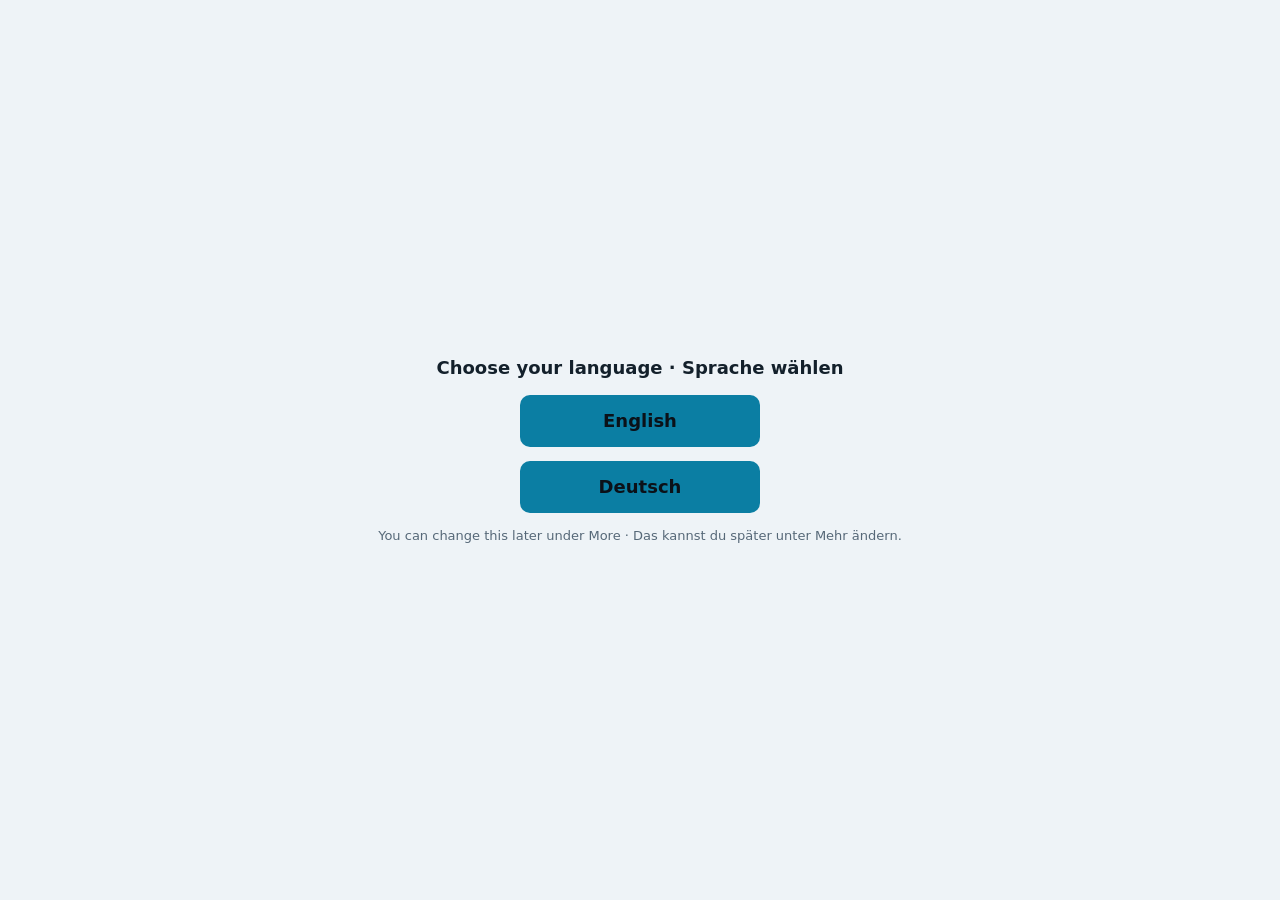
<file: m/index.html>
<!doctype html>
<html lang="de"><head><meta charset="utf-8">
<meta name="viewport" content="width=device-width,initial-scale=1,viewport-fit=cover">
<meta name="theme-color" content="#0d141c"><meta name="referrer" content="no-referrer">
<title>EVEOmni Mobile</title>
<link rel="manifest" href="/m/manifest.webmanifest"><link rel="icon" href="/favicon.svg" type="image/svg+xml"><link rel="apple-touch-icon" href="/apple-touch-icon.png">
<link rel="stylesheet" href="/m/m.css"><link rel="stylesheet" href="/m/ob-game.css"><link rel="stylesheet" href="/m/ob-field.css"></head>
<body>
<div id="splash" hidden><div class="sp-c"><img src="/icon-512.png" alt="" class="sp-logo"><div class="sp-t">EVE OMNI</div><div class="sp-v">Mobile <span id="sp-ver"></span></div>
<div class="sp-l"><a href="https://discord.gg/Tyxt6J8yPR" target="_blank" rel="noopener">Discord</a><a href="https://www.youtube.com/@EVEOmni" target="_blank" rel="noopener">YouTube</a><a href="https://omni.nareya79.com/" target="_blank" rel="noopener">Homepage</a><a href="https://github.com/Nareya79/eve-omni" target="_blank" rel="noopener">GitHub</a></div><div class="sp-h">Tippen zum Schließen</div></div></div>
<header><h1><img src="/favicon.svg" alt="" class="logo"><span>EVE<b>Omni</b> Mobile</span></h1><button class="ghost" id="b-refresh" hidden aria-label="Aktualisieren">⟳</button></header>
<main>
 <section id="v-login" hidden>
  <div class="hero"><h1>EVE <b>OMNI</b></h1><div class="sub">Mobile · Beta</div></div>
  <p class="msg">Melde dich mit deinem EVE-Charakter an. Dein Login bleibt nur in diesem Browser auf deinem Handy.</p>
  <button id="b-login" style="width:100%">Mit EVE-Charakter einloggen</button>
  <p class="msg" id="login-msg"></p>
 </section>
 <section id="v-wallet" hidden><h2>Wallet</h2><div id="wallet-list"></div><div class="card row"><div class="grow nm">Gesamt</div><div class="isk" id="wallet-sum"></div></div><p class="msg" id="wallet-msg"></p>
  <button class="ghost" id="b-add">Weiteren Charakter einloggen</button></section>
 <section id="v-orders" hidden><h2>Orders</h2><div id="orders-list"></div><p class="msg" id="orders-msg"></p></section>
 <section id="v-skills" hidden><h2>Skills</h2><div id="skills-list"></div><p class="msg" id="skills-msg"></p></section>
 <section id="v-chars" hidden><h2>Charaktere</h2><div id="chars-list"></div><p class="msg" id="chars-msg"></p></section>
 <section id="v-more" hidden><h2>Mehr</h2>
  <div id="menu"></div><p class="msg" id="status"></p>
  <p class="msg">EVEOmni Mobile <span id="ver"></span> · Fanprojekt, nicht mit CCP verbunden.</p></section>
</main>
<nav id="nav" hidden><button data-v="wallet" class="on"><span>◈</span>Wallet</button><button data-v="orders"><span>⇄</span>Orders</button><button data-v="skills"><span>✦</span>Skills</button><button data-v="chars"><span>☺</span>Chars</button><button data-v="more"><span>☰</span>Mehr</button></nav>
<script src="/m/m-i18n.js"></script><script src="/m/m.js"></script>
<script src="/m/m-views.js"></script><script src="/m/m-wa.js"></script>
<script src="/m/sync-core.js"></script>
<script src="/m/m-sync.js"></script>
<script src="/m/m-notify.js"></script>
<script src="/m/ob-game.js" defer></script>
<script src="/m/m-game.js" defer></script>
</body></html>
</file>
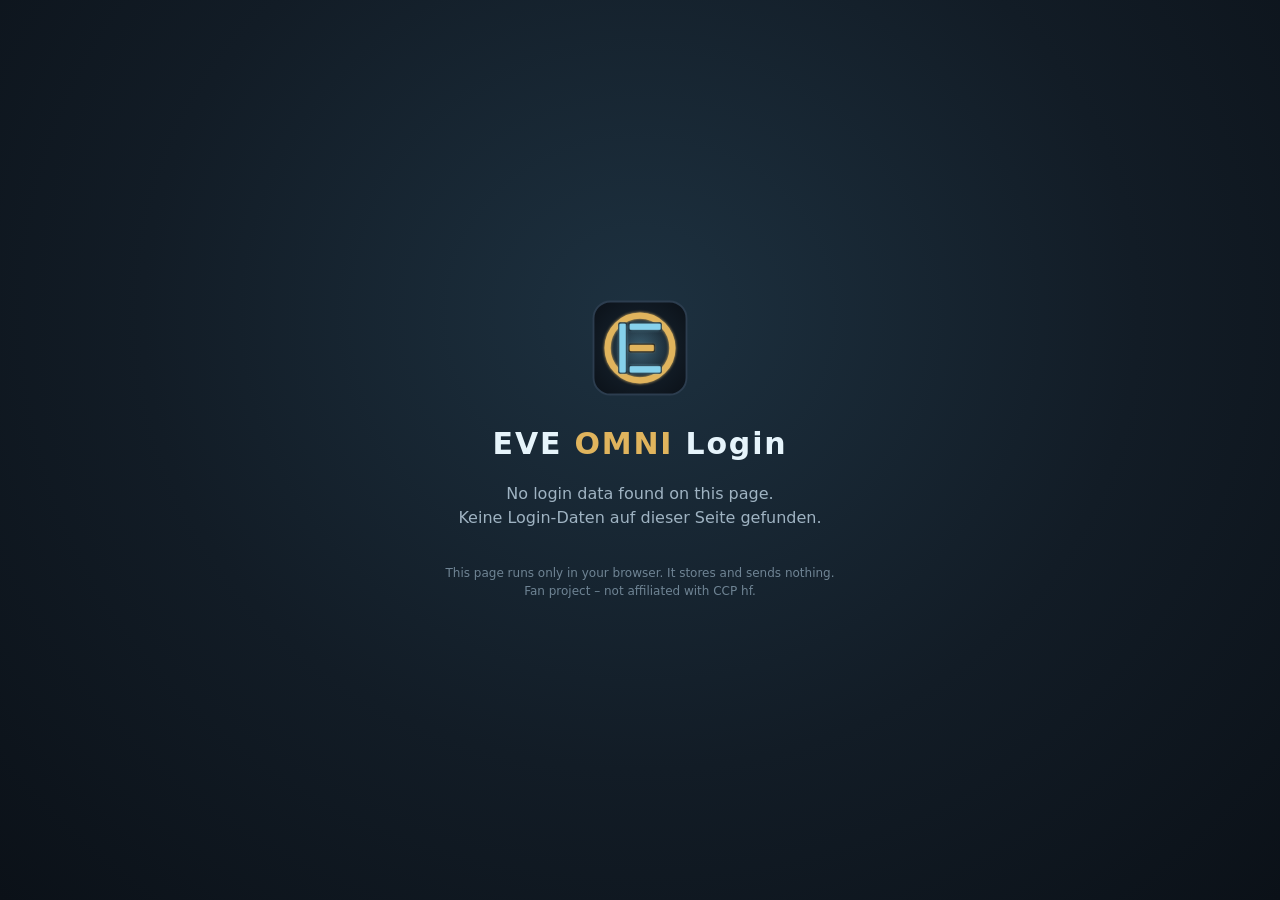
<file: callback.html>
<!doctype html>
<html lang="en"><head><meta charset="utf-8">
<meta name="viewport" content="width=device-width,initial-scale=1">
<meta name="robots" content="noindex,nofollow">
<meta name="referrer" content="no-referrer">
<title>EVE Omni – Login</title>
<style>
:root{--bg:#0b1118;--fg:#e6f4fb;--mut:#9fb3c2;--cy:#86d1eb;--gd:#e0b45d}
*{box-sizing:border-box}html,body{margin:0;height:100%}
body{background:radial-gradient(ellipse at 50% 35%,#1d3140 0%,#121c26 55%,var(--bg) 100%);color:var(--fg);font:16px/1.5 system-ui,-apple-system,"Segoe UI",Roboto,sans-serif;display:flex;align-items:center;justify-content:center;padding:24px 16px}
main{max-width:640px;text-align:center}
h1{font-size:clamp(34px,7vw,56px);letter-spacing:.06em;margin:18px 0 6px;font-weight:800}
h1 b{color:var(--gd)}
.sub{color:var(--cy);font-size:clamp(17px,3.5vw,21px);margin:0 0 22px}
.pill{display:inline-block;border:1.5px solid var(--gd);color:var(--gd);border-radius:999px;padding:6px 16px;font-weight:700;letter-spacing:.12em;font-size:13px}
p{color:var(--mut)}
code{background:#16222d;border:1px solid #2c3d4f;border-radius:8px;padding:10px 12px;display:block;word-break:break-all;color:var(--fg);font-size:14px;text-align:left}
button{margin-top:10px;background:var(--cy);color:#0b1118;border:0;border-radius:8px;padding:9px 18px;font-weight:700;cursor:pointer}
footer{margin-top:34px;font-size:12px;color:#6f8494}
</style><link rel="icon" href="/favicon.ico" sizes="any">
<link rel="icon" href="/favicon.svg" type="image/svg+xml">
<link rel="apple-touch-icon" href="/apple-touch-icon.png">
<link rel="manifest" href="/site.webmanifest">
<meta name="theme-color" content="#0d141c">
</head>
<body><main>
<svg xmlns="http://www.w3.org/2000/svg" viewBox="0 0 512 512" width="96" height="96" role="img" aria-label="EVE Omni"><defs><radialGradient id="bg" cx="50%" cy="50%" r="60%"><stop offset="0" stop-color="#1d3140"/><stop offset=".6" stop-color="#121c26"/><stop offset="1" stop-color="#0d141c"/></radialGradient>
<radialGradient id="halo" cx="50%" cy="50%" r="50%"><stop offset="0" stop-color="#86d1eb" stop-opacity=".28"/><stop offset="1" stop-color="#86d1eb" stop-opacity="0"/></radialGradient>
<filter id="glow" x="-40%" y="-40%" width="180%" height="180%"><feGaussianBlur stdDeviation="9" result="b"/><feMerge><feMergeNode in="b"/><feMergeNode in="SourceGraphic"/></feMerge></filter></defs>
<rect x="8" y="8" width="496" height="496" rx="90" fill="url(#bg)" stroke="#2c3d4f" stroke-width="10"/>
<circle cx="256" cy="256" r="200" fill="url(#halo)"/><g filter="url(#glow)"><circle cx="256" cy="256" r="173" fill="none" stroke="#e0b45d" stroke-width="33"/></g><g><rect x="146.5" y="126" width="33" height="260" rx="4" fill="#0d141c" stroke="#0d141c" stroke-width="14" stroke-linejoin="round"/><rect x="201.5" y="126" width="164" height="33" rx="4" fill="#0d141c" stroke="#0d141c" stroke-width="14" stroke-linejoin="round"/><rect x="201.5" y="239.5" width="128" height="33" rx="4" fill="#0d141c" stroke="#0d141c" stroke-width="14" stroke-linejoin="round"/><rect x="201.5" y="353" width="164" height="33" rx="4" fill="#0d141c" stroke="#0d141c" stroke-width="14" stroke-linejoin="round"/></g><g filter="url(#glow)"><rect x="146.5" y="126" width="33" height="260" rx="4" fill="#86d1eb"/><rect x="201.5" y="126" width="164" height="33" rx="4" fill="#86d1eb"/><rect x="201.5" y="239.5" width="128" height="33" rx="4" fill="#e0b45d"/><rect x="201.5" y="353" width="164" height="33" rx="4" fill="#86d1eb"/></g></svg>
<h1 style="font-size:30px">EVE <b>OMNI</b> Login</h1>
<div id="ok">
<p class="sub">Login received – you can return to EVE Omni.<br><span lang="de">Login erhalten – du kannst zu EVE Omni zurückkehren.</span></p>
<p>If EVE Omni did not pick it up automatically, copy this address and paste it into EVE Omni.<br>
<span lang="de">Falls EVE Omni den Login nicht automatisch übernommen hat: diese Adresse kopieren und in EVE Omni einfügen.</span></p>
<code id="url"></code>
<button id="copy" type="button">Copy / Kopieren</button>
</div>
<p id="none" hidden>No login data found on this page.<br><span lang="de">Keine Login-Daten auf dieser Seite gefunden.</span></p>
<footer>This page runs only in your browser. It stores and sends nothing.<br>
Fan project – not affiliated with CCP hf.</footer>
</main>
<script>
(function(){
  var q=new URLSearchParams(location.search);
  if(!q.get('code')){document.getElementById('ok').hidden=true;document.getElementById('none').hidden=false;return;}
  // EVEOmni Mobile: hat die Handy-App den Login gestartet (Merker im selben Ursprung, max. 15 Min.), geht es sofort dorthin zurueck
 try{var mk=parseInt(localStorage.getItem('eve-omni-m-login')||'0',10);
  if(mk&&Date.now()-mk<15*60*1000&&q.get('state')){localStorage.removeItem('eve-omni-m-login');location.replace('/m/'+location.search);return;}}catch(e){}
 var full=location.href;
  document.getElementById('url').textContent=full;
  document.getElementById('copy').onclick=function(){
    navigator.clipboard.writeText(full).then(function(){document.getElementById('copy').textContent='Copied ✓ / Kopiert ✓';});
  };
})();
</script>
</body></html>
</file>
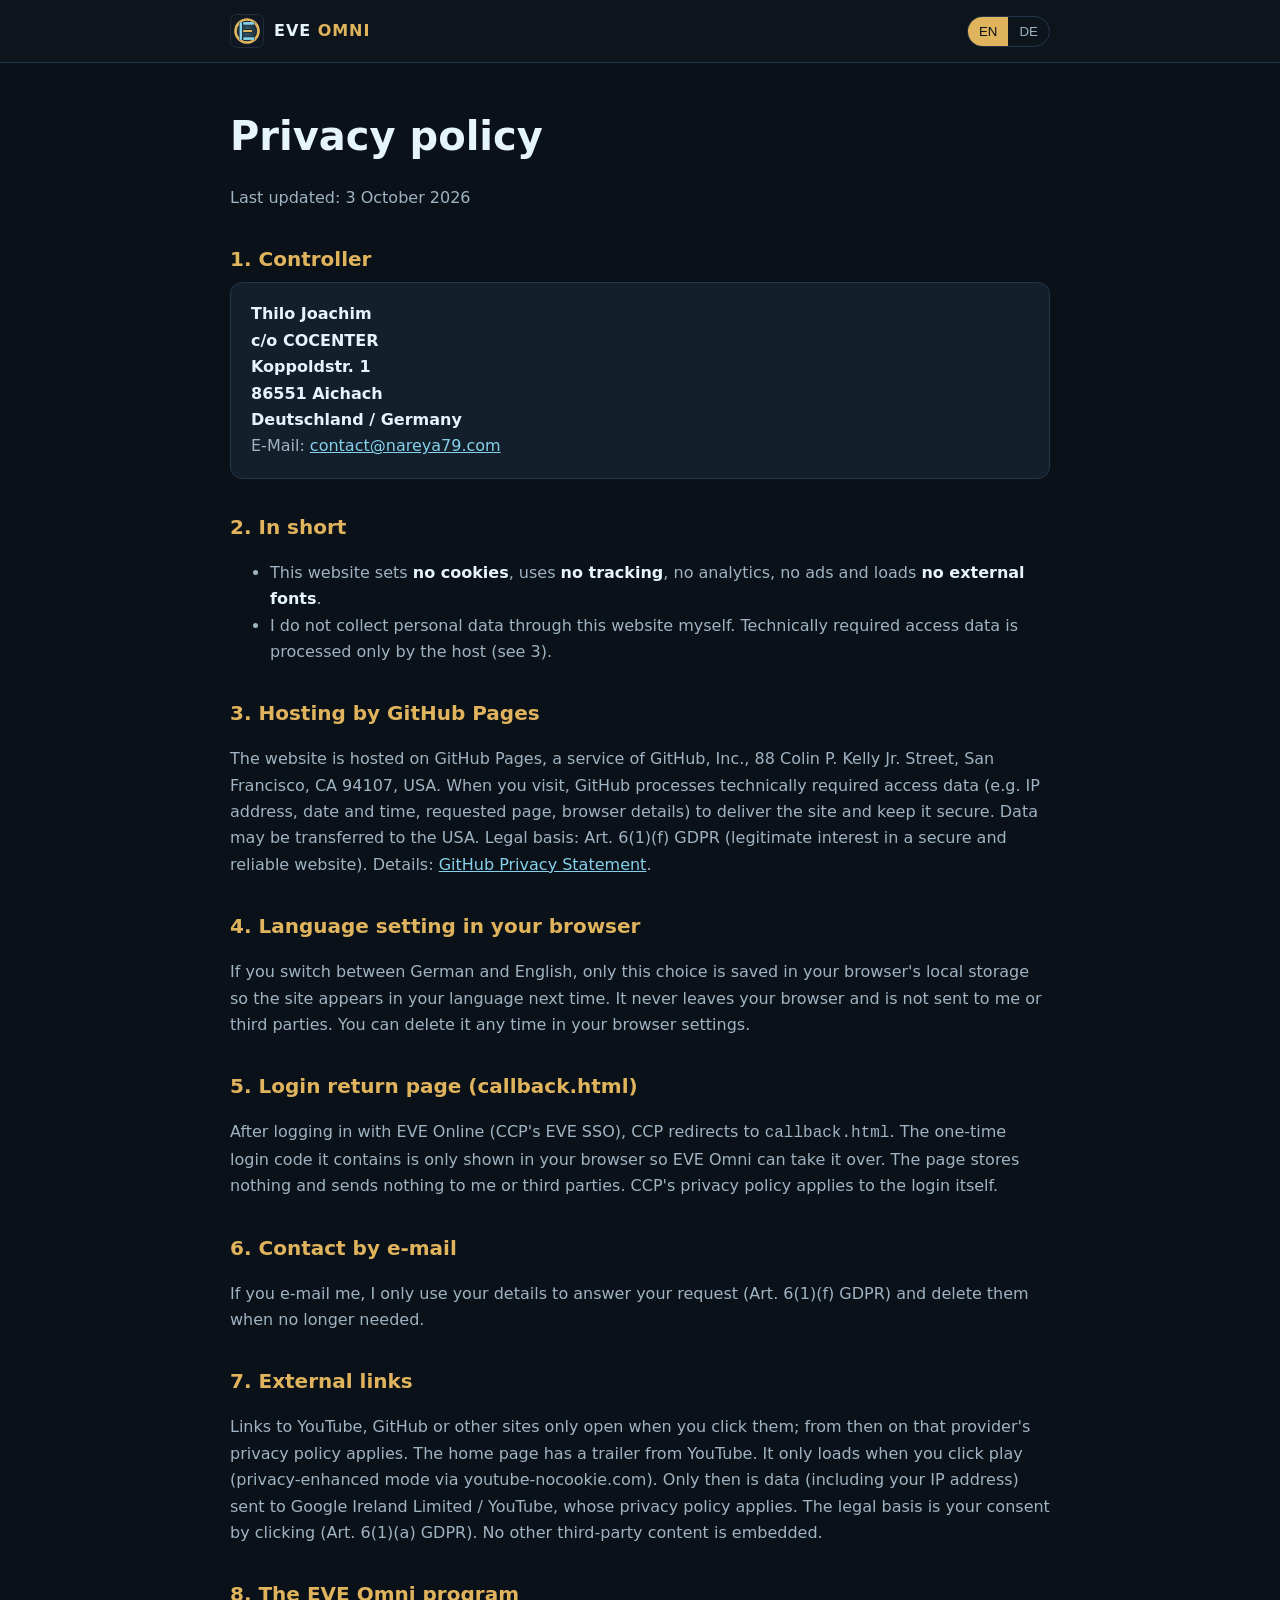
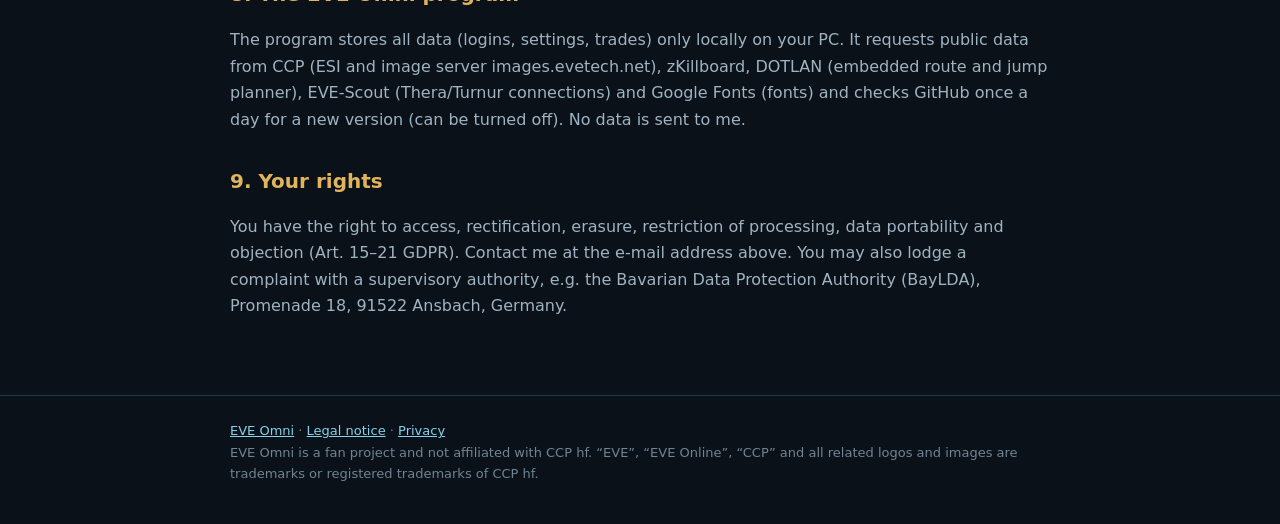
<file: datenschutz.html>
<!doctype html>
<html lang="de"><head><meta charset="utf-8">
<meta name="viewport" content="width=device-width,initial-scale=1">
<meta name="robots" content="noindex,nofollow">
<title>Datenschutz – EVE Omni</title>
<style>
:root{--bg:#0b1118;--card:#131f2b;--line:#24364a;--fg:#e6f4fb;--mut:#9fb3c2;--dim:#6f8494;--cy:#86d1eb;--gd:#e0b45d}
*{box-sizing:border-box}
body{margin:0;background:var(--bg);color:var(--fg);font:16px/1.65 system-ui,-apple-system,"Segoe UI",Roboto,sans-serif}
a{color:var(--cy)}
header{border-bottom:1px solid var(--line);background:#0d141c}
.nav{max-width:860px;margin:0 auto;padding:0 20px;height:62px;display:flex;align-items:center;gap:16px}
.brand{display:flex;align-items:center;gap:10px;font-weight:800;letter-spacing:.06em;color:var(--fg);text-decoration:none}
.brand b{color:var(--gd)} .brand svg{width:34px;height:34px}
.lang{margin-left:auto;display:flex;border:1px solid var(--line);border-radius:999px;overflow:hidden}
.lang button{background:none;border:0;color:var(--mut);font:600 13px/1 inherit;padding:7px 11px;cursor:pointer}
.lang button[aria-pressed=true]{background:var(--gd);color:#0b1118}
main{max-width:860px;margin:0 auto;padding:40px 20px 60px}
h1{font-size:clamp(28px,5vw,40px);margin:0 0 6px}
h2{font-size:20px;margin:32px 0 6px;color:var(--gd)}
p,li{color:var(--mut)} strong{color:var(--fg)}
.box{background:var(--card);border:1px solid var(--line);border-radius:12px;padding:18px 20px}
footer{border-top:1px solid var(--line);color:var(--dim);font-size:13px}
footer div{max-width:860px;margin:0 auto;padding:24px 20px 40px}
[hidden]{display:none!important}
</style><link rel="icon" href="/favicon.ico" sizes="any">
<link rel="icon" href="/favicon.svg" type="image/svg+xml">
<link rel="apple-touch-icon" href="/apple-touch-icon.png">
<link rel="manifest" href="/site.webmanifest">
<meta name="theme-color" content="#0d141c">
</head>
<body>
<header><div class="nav"><a class="brand" href="./"><svg xmlns="http://www.w3.org/2000/svg" viewBox="0 0 512 512" aria-hidden="true"><defs><radialGradient id="bg" cx="50%" cy="50%" r="60%"><stop offset="0" stop-color="#1d3140"/><stop offset=".6" stop-color="#121c26"/><stop offset="1" stop-color="#0d141c"/></radialGradient>
<radialGradient id="halo" cx="50%" cy="50%" r="50%"><stop offset="0" stop-color="#86d1eb" stop-opacity=".28"/><stop offset="1" stop-color="#86d1eb" stop-opacity="0"/></radialGradient>
<filter id="glow" x="-40%" y="-40%" width="180%" height="180%"><feGaussianBlur stdDeviation="9" result="b"/><feMerge><feMergeNode in="b"/><feMergeNode in="SourceGraphic"/></feMerge></filter></defs>
<rect x="8" y="8" width="496" height="496" rx="90" fill="url(#bg)" stroke="#2c3d4f" stroke-width="10"/>
<circle cx="256" cy="256" r="200" fill="url(#halo)"/><g filter="url(#glow)"><circle cx="256" cy="256" r="173" fill="none" stroke="#e0b45d" stroke-width="33"/></g><g><rect x="146.5" y="126" width="33" height="260" rx="4" fill="#0d141c" stroke="#0d141c" stroke-width="14" stroke-linejoin="round"/><rect x="201.5" y="126" width="164" height="33" rx="4" fill="#0d141c" stroke="#0d141c" stroke-width="14" stroke-linejoin="round"/><rect x="201.5" y="239.5" width="128" height="33" rx="4" fill="#0d141c" stroke="#0d141c" stroke-width="14" stroke-linejoin="round"/><rect x="201.5" y="353" width="164" height="33" rx="4" fill="#0d141c" stroke="#0d141c" stroke-width="14" stroke-linejoin="round"/></g><g filter="url(#glow)"><rect x="146.5" y="126" width="33" height="260" rx="4" fill="#86d1eb"/><rect x="201.5" y="126" width="164" height="33" rx="4" fill="#86d1eb"/><rect x="201.5" y="239.5" width="128" height="33" rx="4" fill="#e0b45d"/><rect x="201.5" y="353" width="164" height="33" rx="4" fill="#86d1eb"/></g></svg><span>EVE <b>OMNI</b></span></a>
<div class="lang" role="group" aria-label="Language"><button type="button" data-set-lang="en" aria-pressed="false">EN</button><button type="button" data-set-lang="de" aria-pressed="true">DE</button></div></div></header>
<main>
<h1><span data-de>Datenschutzerklärung</span><span data-en>Privacy policy</span></h1>
<p><span data-de>Stand: 03.10.2026</span><span data-en>Last updated: 3 October 2026</span></p>
<h2><span data-de>1. Verantwortlicher</span><span data-en>1. Controller</span></h2>
<div class="box"><p style="margin:0"><strong>Thilo Joachim<br>c/o COCENTER<br>Koppoldstr. 1<br>86551 Aichach<br>Deutschland / Germany</strong><br>E-Mail: <a href="mailto:contact@nareya79.com">contact@nareya79.com</a></p></div>
<h2><span data-de>2. Kurz gesagt</span><span data-en>2. In short</span></h2>
<ul>
<li><span data-de>Diese Website setzt <strong>keine Cookies</strong>, nutzt <strong>kein Tracking</strong>, keine Analyse-Tools, keine Werbung und lädt <strong>keine externen Schriften</strong>.</span><span data-en>This website sets <strong>no cookies</strong>, uses <strong>no tracking</strong>, no analytics, no ads and loads <strong>no external fonts</strong>.</span></li>
<li><span data-de>Ich selbst erhebe über diese Website keine personenbezogenen Daten. Technisch nötige Zugriffsdaten verarbeitet nur der Hoster (siehe 3).</span><span data-en>I do not collect personal data through this website myself. Technically required access data is processed only by the host (see 3).</span></li>
</ul>
<h2><span data-de>3. Hosting durch GitHub Pages</span><span data-en>3. Hosting by GitHub Pages</span></h2>
<p><span data-de>Die Website wird bei GitHub Pages gehostet, einem Dienst der GitHub, Inc., 88 Colin P. Kelly Jr. Street, San Francisco, CA 94107, USA. Beim Aufruf verarbeitet GitHub technisch notwendige Zugriffsdaten (z.&nbsp;B. IP-Adresse, Datum und Uhrzeit, aufgerufene Seite, Browser-Angaben), um die Seite auszuliefern und die Sicherheit zu gewährleisten. Dabei kann eine Übermittlung in die USA stattfinden. Rechtsgrundlage ist Art. 6 Abs. 1 lit. f DSGVO (berechtigtes Interesse an einer sicheren und zuverlässigen Bereitstellung der Website). Näheres: <a href="https://docs.github.com/site-policy/privacy-policies/github-general-privacy-statement" rel="noopener" target="_blank">GitHub Privacy Statement</a>.</span><span data-en>The website is hosted on GitHub Pages, a service of GitHub, Inc., 88 Colin P. Kelly Jr. Street, San Francisco, CA 94107, USA. When you visit, GitHub processes technically required access data (e.g. IP address, date and time, requested page, browser details) to deliver the site and keep it secure. Data may be transferred to the USA. Legal basis: Art. 6(1)(f) GDPR (legitimate interest in a secure and reliable website). Details: <a href="https://docs.github.com/site-policy/privacy-policies/github-general-privacy-statement" rel="noopener" target="_blank">GitHub Privacy Statement</a>.</span></p>
<h2><span data-de>4. Spracheinstellung im Browser</span><span data-en>4. Language setting in your browser</span></h2>
<p><span data-de>Wenn du zwischen Deutsch und Englisch umschaltest, wird nur diese Auswahl im lokalen Speicher deines Browsers (localStorage) abgelegt, damit die Seite beim nächsten Besuch in deiner Sprache erscheint. Diese Information verlässt deinen Browser nicht und wird nicht an mich oder Dritte übertragen. Du kannst sie jederzeit über die Browser-Einstellungen löschen. Rechtsgrundlage: § 25 Abs. 2 Nr. 2 TDDDG (von dir gewünschte Funktion).</span><span data-en>If you switch between German and English, only this choice is saved in your browser's local storage so the site appears in your language next time. It never leaves your browser and is not sent to me or third parties. You can delete it any time in your browser settings.</span></p>
<h2><span data-de>5. Login-Rückkehrseite (callback.html)</span><span data-en>5. Login return page (callback.html)</span></h2>
<p><span data-de>Nach dem Einloggen bei EVE Online (EVE SSO von CCP) leitet CCP auf die Seite <code>callback.html</code> zurück. Der dabei übergebene einmalige Login-Code wird nur in deinem Browser angezeigt, damit EVE Omni ihn übernehmen kann. Die Seite speichert nichts und sendet nichts an mich oder Dritte. Für den Login selbst gilt die Datenschutzerklärung von CCP.</span><span data-en>After logging in with EVE Online (CCP's EVE SSO), CCP redirects to <code>callback.html</code>. The one-time login code it contains is only shown in your browser so EVE Omni can take it over. The page stores nothing and sends nothing to me or third parties. CCP's privacy policy applies to the login itself.</span></p>
<h2><span data-de>6. Kontakt per E-Mail</span><span data-en>6. Contact by e-mail</span></h2>
<p><span data-de>Wenn du mir eine E-Mail schreibst, verarbeite ich deine Angaben nur, um deine Anfrage zu beantworten (Art. 6 Abs. 1 lit. f DSGVO), und lösche sie, wenn sie nicht mehr nötig sind.</span><span data-en>If you e-mail me, I only use your details to answer your request (Art. 6(1)(f) GDPR) and delete them when no longer needed.</span></p>
<h2><span data-de>7. Externe Links</span><span data-en>7. External links</span></h2>
<p><span data-de>Links zu YouTube, GitHub oder anderen Seiten werden erst beim Anklicken geöffnet. Ab dann gelten die Datenschutzbestimmungen des jeweiligen Anbieters. Auf der Startseite gibt es einen Trailer von YouTube. Er wird erst geladen, wenn du auf „Abspielen“ klickst (erweiterter Datenschutzmodus über youtube-nocookie.com). Erst dann werden Daten (u. a. deine IP-Adresse) an Google Ireland Limited / YouTube übertragen; es gilt deren Datenschutzerklärung. Rechtsgrundlage ist deine Einwilligung durch den Klick (Art. 6 Abs. 1 lit. a DSGVO). Sonst sind keine Inhalte fremder Anbieter eingebettet.</span><span data-en>Links to YouTube, GitHub or other sites only open when you click them; from then on that provider's privacy policy applies. The home page has a trailer from YouTube. It only loads when you click play (privacy-enhanced mode via youtube-nocookie.com). Only then is data (including your IP address) sent to Google Ireland Limited / YouTube, whose privacy policy applies. The legal basis is your consent by clicking (Art. 6(1)(a) GDPR). No other third-party content is embedded.</span></p>
<h2><span data-de>8. Das Programm EVE Omni</span><span data-en>8. The EVE Omni program</span></h2>
<p><span data-de>Das Programm speichert alle Daten (Logins, Einstellungen, Trades) nur lokal auf deinem PC. Es ruft öffentliche Daten bei CCP (ESI und Bild-Server images.evetech.net), zKillboard, DOTLAN (eingebetteter Routen- und Sprungplaner), EVE-Scout (Thera/Turnur-Verbindungen) und Google Fonts (Schriften) ab und prüft einmal täglich bei GitHub, ob es eine neue Version gibt (abschaltbar). An mich werden keine Daten gesendet.</span><span data-en>The program stores all data (logins, settings, trades) only locally on your PC. It requests public data from CCP (ESI and image server images.evetech.net), zKillboard, DOTLAN (embedded route and jump planner), EVE-Scout (Thera/Turnur connections) and Google Fonts (fonts) and checks GitHub once a day for a new version (can be turned off). No data is sent to me.</span></p>
<h2><span data-de>9. Deine Rechte</span><span data-en>9. Your rights</span></h2>
<p><span data-de>Du hast das Recht auf Auskunft, Berichtigung, Löschung, Einschränkung der Verarbeitung, Datenübertragbarkeit und Widerspruch (Art. 15–21 DSGVO). Wende dich dazu an die oben genannte E-Mail-Adresse. Außerdem kannst du dich bei einer Datenschutz-Aufsichtsbehörde beschweren, zum Beispiel beim Bayerischen Landesamt für Datenschutzaufsicht (BayLDA), Promenade 18, 91522 Ansbach.</span><span data-en>You have the right to access, rectification, erasure, restriction of processing, data portability and objection (Art. 15–21 GDPR). Contact me at the e-mail address above. You may also lodge a complaint with a supervisory authority, e.g. the Bavarian Data Protection Authority (BayLDA), Promenade 18, 91522 Ansbach, Germany.</span></p>

</main>
<footer><div><a href="./">EVE Omni</a> · <a href="impressum.html"><span data-en>Legal notice</span><span data-de>Impressum</span></a> · <a href="datenschutz.html"><span data-en>Privacy</span><span data-de>Datenschutz</span></a><br>
EVE Omni is a fan project and not affiliated with CCP hf. “EVE”, “EVE Online”, “CCP” and all related logos and images are trademarks or registered trademarks of CCP hf.</div></footer>
<script>
(function(){var K='eveomni-site-lang';function a(l){document.documentElement.lang=l;document.querySelectorAll('[data-en]').forEach(function(e){e.hidden=l!=='en'});document.querySelectorAll('[data-de]').forEach(function(e){e.hidden=l!=='de'});document.querySelectorAll('[data-set-lang]').forEach(function(b){b.setAttribute('aria-pressed',b.getAttribute('data-set-lang')===l)});}
var l=null;try{l=localStorage.getItem(K)}catch(e){}if(l!=='en'&&l!=='de'){l=(navigator.language||'en').toLowerCase().indexOf('de')===0?'de':'en'}a(l);
document.querySelectorAll('[data-set-lang]').forEach(function(b){b.addEventListener('click',function(){var v=b.getAttribute('data-set-lang');a(v);try{localStorage.setItem(K,v)}catch(e){}})});})();
</script>
</body></html>
</file>
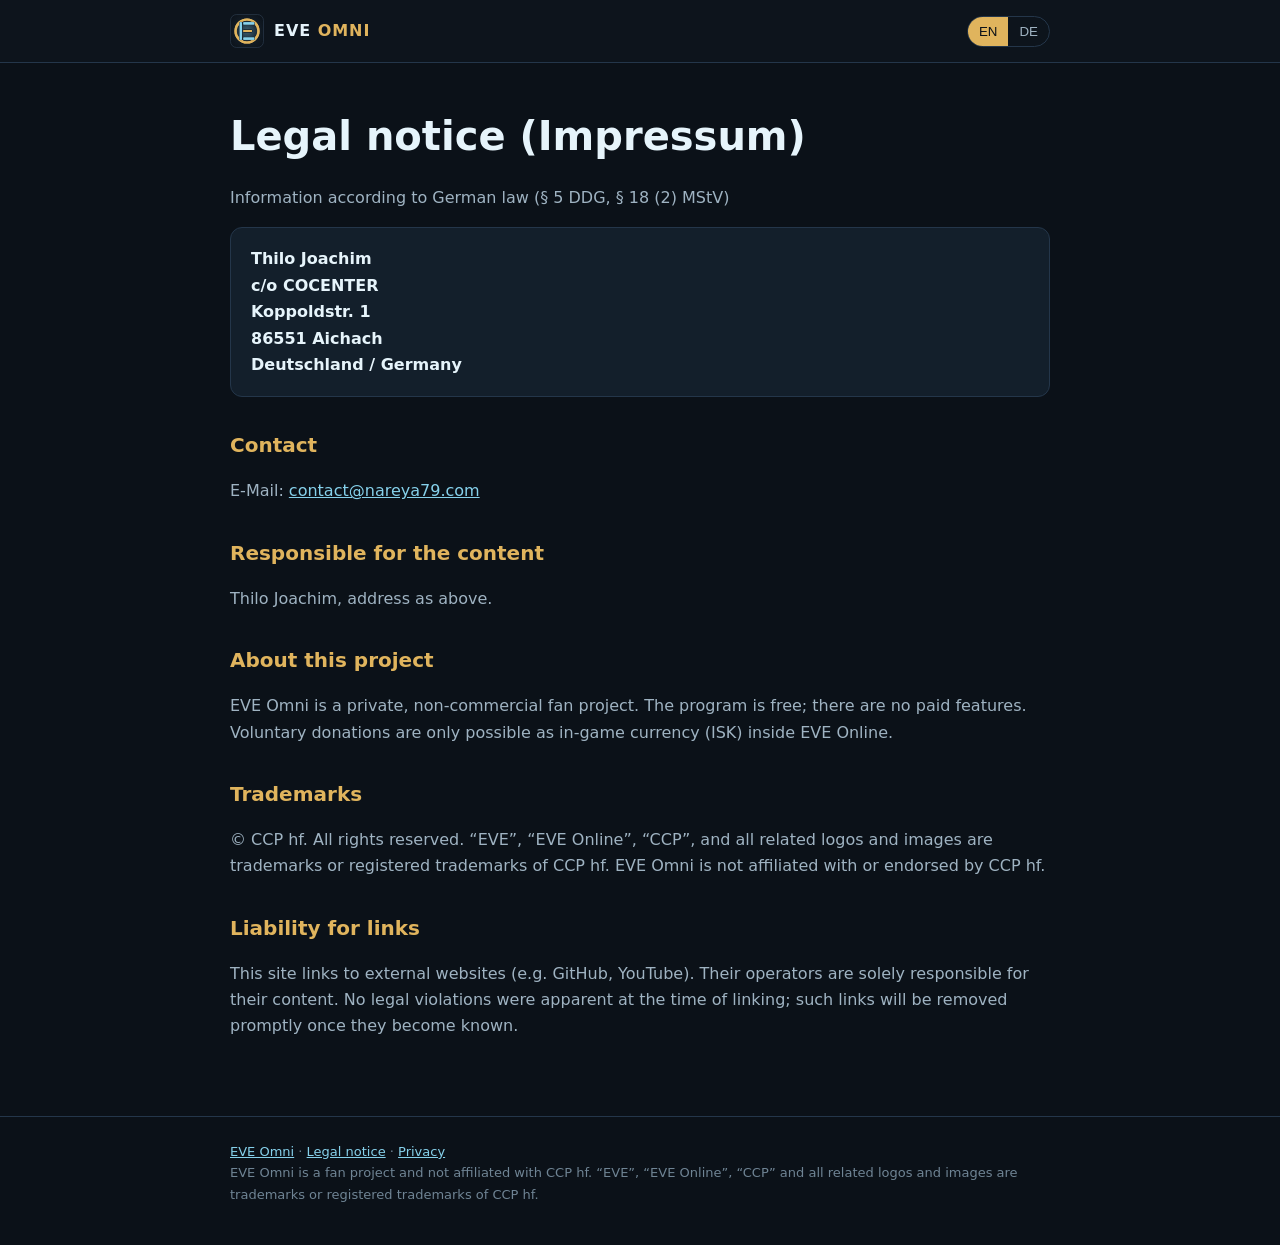
<file: impressum.html>
<!doctype html>
<html lang="de"><head><meta charset="utf-8">
<meta name="viewport" content="width=device-width,initial-scale=1">
<meta name="robots" content="noindex,nofollow">
<title>Impressum – EVE Omni</title>
<style>
:root{--bg:#0b1118;--card:#131f2b;--line:#24364a;--fg:#e6f4fb;--mut:#9fb3c2;--dim:#6f8494;--cy:#86d1eb;--gd:#e0b45d}
*{box-sizing:border-box}
body{margin:0;background:var(--bg);color:var(--fg);font:16px/1.65 system-ui,-apple-system,"Segoe UI",Roboto,sans-serif}
a{color:var(--cy)}
header{border-bottom:1px solid var(--line);background:#0d141c}
.nav{max-width:860px;margin:0 auto;padding:0 20px;height:62px;display:flex;align-items:center;gap:16px}
.brand{display:flex;align-items:center;gap:10px;font-weight:800;letter-spacing:.06em;color:var(--fg);text-decoration:none}
.brand b{color:var(--gd)} .brand svg{width:34px;height:34px}
.lang{margin-left:auto;display:flex;border:1px solid var(--line);border-radius:999px;overflow:hidden}
.lang button{background:none;border:0;color:var(--mut);font:600 13px/1 inherit;padding:7px 11px;cursor:pointer}
.lang button[aria-pressed=true]{background:var(--gd);color:#0b1118}
main{max-width:860px;margin:0 auto;padding:40px 20px 60px}
h1{font-size:clamp(28px,5vw,40px);margin:0 0 6px}
h2{font-size:20px;margin:32px 0 6px;color:var(--gd)}
p,li{color:var(--mut)} strong{color:var(--fg)}
.box{background:var(--card);border:1px solid var(--line);border-radius:12px;padding:18px 20px}
footer{border-top:1px solid var(--line);color:var(--dim);font-size:13px}
footer div{max-width:860px;margin:0 auto;padding:24px 20px 40px}
[hidden]{display:none!important}
</style><link rel="icon" href="/favicon.ico" sizes="any">
<link rel="icon" href="/favicon.svg" type="image/svg+xml">
<link rel="apple-touch-icon" href="/apple-touch-icon.png">
<link rel="manifest" href="/site.webmanifest">
<meta name="theme-color" content="#0d141c">
</head>
<body>
<header><div class="nav"><a class="brand" href="./"><svg xmlns="http://www.w3.org/2000/svg" viewBox="0 0 512 512" aria-hidden="true"><defs><radialGradient id="bg" cx="50%" cy="50%" r="60%"><stop offset="0" stop-color="#1d3140"/><stop offset=".6" stop-color="#121c26"/><stop offset="1" stop-color="#0d141c"/></radialGradient>
<radialGradient id="halo" cx="50%" cy="50%" r="50%"><stop offset="0" stop-color="#86d1eb" stop-opacity=".28"/><stop offset="1" stop-color="#86d1eb" stop-opacity="0"/></radialGradient>
<filter id="glow" x="-40%" y="-40%" width="180%" height="180%"><feGaussianBlur stdDeviation="9" result="b"/><feMerge><feMergeNode in="b"/><feMergeNode in="SourceGraphic"/></feMerge></filter></defs>
<rect x="8" y="8" width="496" height="496" rx="90" fill="url(#bg)" stroke="#2c3d4f" stroke-width="10"/>
<circle cx="256" cy="256" r="200" fill="url(#halo)"/><g filter="url(#glow)"><circle cx="256" cy="256" r="173" fill="none" stroke="#e0b45d" stroke-width="33"/></g><g><rect x="146.5" y="126" width="33" height="260" rx="4" fill="#0d141c" stroke="#0d141c" stroke-width="14" stroke-linejoin="round"/><rect x="201.5" y="126" width="164" height="33" rx="4" fill="#0d141c" stroke="#0d141c" stroke-width="14" stroke-linejoin="round"/><rect x="201.5" y="239.5" width="128" height="33" rx="4" fill="#0d141c" stroke="#0d141c" stroke-width="14" stroke-linejoin="round"/><rect x="201.5" y="353" width="164" height="33" rx="4" fill="#0d141c" stroke="#0d141c" stroke-width="14" stroke-linejoin="round"/></g><g filter="url(#glow)"><rect x="146.5" y="126" width="33" height="260" rx="4" fill="#86d1eb"/><rect x="201.5" y="126" width="164" height="33" rx="4" fill="#86d1eb"/><rect x="201.5" y="239.5" width="128" height="33" rx="4" fill="#e0b45d"/><rect x="201.5" y="353" width="164" height="33" rx="4" fill="#86d1eb"/></g></svg><span>EVE <b>OMNI</b></span></a>
<div class="lang" role="group" aria-label="Language"><button type="button" data-set-lang="en" aria-pressed="false">EN</button><button type="button" data-set-lang="de" aria-pressed="true">DE</button></div></div></header>
<main>
<h1><span data-de>Impressum</span><span data-en>Legal notice (Impressum)</span></h1>
<p><span data-de>Angaben gemäß § 5 DDG und § 18 Abs. 2 MStV</span><span data-en>Information according to German law (§ 5 DDG, § 18 (2) MStV)</span></p>
<div class="box"><p style="margin:0"><strong>Thilo Joachim<br>c/o COCENTER<br>Koppoldstr. 1<br>86551 Aichach<br>Deutschland / Germany</strong></p></div>
<h2><span data-de>Kontakt</span><span data-en>Contact</span></h2>
<p>E-Mail: <a href="mailto:contact@nareya79.com">contact@nareya79.com</a></p>
<h2><span data-de>Verantwortlich für den Inhalt</span><span data-en>Responsible for the content</span></h2>
<p><span data-de>Thilo Joachim, Anschrift wie oben.</span><span data-en>Thilo Joachim, address as above.</span></p>
<h2><span data-de>Über dieses Projekt</span><span data-en>About this project</span></h2>
<p><span data-de>EVE Omni ist ein privates, nicht-kommerzielles Fan-Projekt. Das Programm ist kostenlos; es gibt keine kostenpflichtigen Funktionen. Freiwillige Spenden sind nur als Spielwährung (ISK) innerhalb von EVE Online möglich.</span><span data-en>EVE Omni is a private, non-commercial fan project. The program is free; there are no paid features. Voluntary donations are only possible as in-game currency (ISK) inside EVE Online.</span></p>
<h2><span data-de>Marken</span><span data-en>Trademarks</span></h2>
<p>© CCP hf. All rights reserved. “EVE”, “EVE Online”, “CCP”, and all related logos and images are trademarks or registered trademarks of CCP hf. <span data-de>EVE Omni ist nicht mit CCP hf. verbunden und wird nicht von CCP unterstützt.</span><span data-en>EVE Omni is not affiliated with or endorsed by CCP hf.</span></p>
<h2><span data-de>Haftung für Links</span><span data-en>Liability for links</span></h2>
<p><span data-de>Diese Seite enthält Links zu externen Websites (z.&nbsp;B. GitHub, YouTube). Für deren Inhalte sind ausschließlich die jeweiligen Betreiber verantwortlich. Zum Zeitpunkt der Verlinkung waren keine Rechtsverstöße erkennbar; bei Bekanntwerden werden entsprechende Links umgehend entfernt.</span><span data-en>This site links to external websites (e.g. GitHub, YouTube). Their operators are solely responsible for their content. No legal violations were apparent at the time of linking; such links will be removed promptly once they become known.</span></p>

</main>
<footer><div><a href="./">EVE Omni</a> · <a href="impressum.html"><span data-en>Legal notice</span><span data-de>Impressum</span></a> · <a href="datenschutz.html"><span data-en>Privacy</span><span data-de>Datenschutz</span></a><br>
EVE Omni is a fan project and not affiliated with CCP hf. “EVE”, “EVE Online”, “CCP” and all related logos and images are trademarks or registered trademarks of CCP hf.</div></footer>
<script>
(function(){var K='eveomni-site-lang';function a(l){document.documentElement.lang=l;document.querySelectorAll('[data-en]').forEach(function(e){e.hidden=l!=='en'});document.querySelectorAll('[data-de]').forEach(function(e){e.hidden=l!=='de'});document.querySelectorAll('[data-set-lang]').forEach(function(b){b.setAttribute('aria-pressed',b.getAttribute('data-set-lang')===l)});}
var l=null;try{l=localStorage.getItem(K)}catch(e){}if(l!=='en'&&l!=='de'){l=(navigator.language||'en').toLowerCase().indexOf('de')===0?'de':'en'}a(l);
document.querySelectorAll('[data-set-lang]').forEach(function(b){b.addEventListener('click',function(){var v=b.getAttribute('data-set-lang');a(v);try{localStorage.setItem(K,v)}catch(e){}})});})();
</script>
</body></html>
</file>
<file: m/m.css>
:root{--bg:#0b1118;--sf:#121c26;--sf2:#16222d;--ln:#2c3d4f;--fg:#e6f4fb;--mu:#9fb3c2;--cy:#86d1eb;--gd:#e0b45d;--ok:#5fd08a;--bad:#ff6b6b;--nav:58px}
@media (prefers-color-scheme:light){:root:not([data-theme]){--bg:#eef3f7;--sf:#fff;--sf2:#f3f7fa;--ln:#cfd9e2;--fg:#13202b;--mu:#566878;--cy:#0b7ea3;--gd:#9a6b00}}
*{box-sizing:border-box}html,body{margin:0;background:var(--bg);color:var(--fg);font:16px/1.45 system-ui,-apple-system,Roboto,sans-serif;-webkit-text-size-adjust:100%}
body{min-height:100dvh;padding:0 16px calc(var(--nav) + 16px + env(safe-area-inset-bottom))}
header{position:sticky;top:0;z-index:5;background:var(--bg);display:flex;align-items:center;gap:10px;padding:calc(10px + env(safe-area-inset-top)) 0 10px;border-bottom:1px solid var(--ln)}
header h1{font-size:18px;margin:0;flex:1;letter-spacing:.04em;display:flex;align-items:center;gap:8px}header h1 .logo{width:28px;height:28px;flex:none;filter:drop-shadow(0 0 6px rgba(224,180,93,.45))}header h1 b{color:var(--gd)}
h2{font-size:15px;color:var(--cy);margin:18px 0 8px;letter-spacing:.04em;text-transform:uppercase}
.card{background:var(--sf);border:1px solid var(--ln);border-radius:12px;padding:12px 14px;margin:0 0 10px}
.row{display:flex;align-items:center;gap:10px}.row .grow{flex:1;min-width:0}
.card img.pt{width:48px;height:48px;border-radius:8px;flex:none}
.nm{font-weight:700;overflow:hidden;text-overflow:ellipsis;white-space:nowrap}.sub{color:var(--mu);font-size:13px}
.isk{font-variant-numeric:tabular-nums;font-weight:700;color:var(--gd);text-align:right}.isk small{display:block;color:var(--mu);font-weight:400;font-size:12px}
.dot{display:inline-block;width:9px;height:9px;border-radius:50%;background:var(--mu);margin-right:6px}.dot.on{background:var(--ok)}
button,.btn{background:var(--cy);color:#0b1118;border:0;border-radius:10px;padding:12px 18px;font:inherit;font-weight:700;min-height:44px}
button.ghost{background:transparent;color:var(--cy);border:1px solid var(--ln)}
.msg{color:var(--mu);font-size:14px;margin:8px 0}.msg.bad{color:var(--bad)}
nav{position:fixed;left:0;right:0;bottom:0;height:calc(var(--nav) + env(safe-area-inset-bottom));padding-bottom:env(safe-area-inset-bottom);background:var(--sf);border-top:1px solid var(--ln);display:flex;z-index:6}
nav button{flex:1;background:none;color:var(--mu);border-radius:0;font-size:12px;font-weight:600;padding:6px 0;display:flex;flex-direction:column;align-items:center;justify-content:center;gap:2px}
nav button.on{color:var(--gd)}nav button span{font-size:20px;line-height:1}
.hero{text-align:center;padding:48px 0 20px}.hero h1{font-size:34px;margin:0 0 6px;letter-spacing:.06em}.hero h1 b{color:var(--gd)}
[hidden]{display:none!important}

#splash{position:fixed;inset:0;z-index:50;display:flex;align-items:center;justify-content:center;background:radial-gradient(ellipse at center,#16222d 0,#0b1118 70%);color:#dff4fb;transition:opacity .4s}
#splash[hidden]{display:none}#splash.off{opacity:0}
.sp-c{display:flex;flex-direction:column;align-items:center;gap:10px;padding:24px;text-align:center}
.sp-logo{width:min(46vw,190px);height:auto;filter:drop-shadow(0 0 22px rgba(76,178,212,.55))}
.sp-t{font:700 32px system-ui,sans-serif;letter-spacing:.12em;text-shadow:0 0 12px rgba(76,178,212,.6)}
.sp-v{font-size:14px;color:#8fb3c4}
.sp-l{display:flex;flex-wrap:wrap;gap:8px;justify-content:center;margin-top:8px}
.sp-l a{color:#dff4fb;text-decoration:none;border:1px solid #4cb2d4;border-radius:4px;padding:8px 14px;background:rgba(76,178,212,.18);min-height:40px;display:inline-flex;align-items:center}
.sp-h{font-size:12px;color:#6c8a9a;margin-top:14px}

/* Darstellung (Mehr › Darstellung): Design, Akzentfarbe, Größe, Layout – gesetzt in m.js lookApply() */
:root[data-theme=light]{--bg:#eef3f7;--sf:#fff;--sf2:#f3f7fa;--ln:#cfd9e2;--fg:#13202b;--mu:#566878;--cy:#0b7ea3;--gd:#9a6b00}
:root[data-theme=black]{--bg:#000;--sf:#0b1016;--sf2:#10171f;--ln:#22303d}
/* Farbschemata wie in der Desktop-App (EVE-Omni.html :root[data-scheme=…]): bg/surface/surface-2/border-strong/accent */
:root[data-theme=caldari]{--bg:#04070c;--sf:#0b1018;--sf2:#111823;--ln:#2e3b4f;--cy:#6f9df2}
:root[data-theme=amarr]{--bg:#080705;--sf:#12100c;--sf2:#1a1711;--ln:#40382a;--cy:#d8aa4c;--gd:#e9c46a}
:root[data-theme=minmatar]{--bg:#080606;--sf:#130f0e;--sf2:#1b1614;--ln:#43362f;--cy:#de6b3f}
:root[data-theme=gallente]{--bg:#040807;--sf:#0b1210;--sf2:#111a17;--ln:#2c403a;--cy:#3fc49c}
body{zoom:var(--zoom,1)}
:root.dense .card{padding:8px 11px;margin-bottom:6px;border-radius:10px}
:root.dense h2{margin:12px 0 6px}
:root.dense button,:root.dense .btn{min-height:38px;padding:8px 14px}
:root.dense .card img.pt{width:38px;height:38px}
.look-row{display:flex;flex-wrap:wrap;gap:6px;margin-top:8px}.look-row button{flex:1;min-height:38px;padding:4px 10px;font-size:13px}
.look-sch{display:flex;align-items:center;gap:8px;justify-content:flex-start;flex:1 1 45%!important}.look-sch i{display:inline-flex;flex:none}.look-sch i b{width:14px;height:14px;border-radius:50%;border:1px solid rgba(255,255,255,.25);margin-right:-4px}
/* 1.0.1: OmniBreaker Vollbild – Knopf ⛶ links neben ☰; Feld deckt Kopfzeile + Leiste ab (iPhone ohne echtes Vollbild) */
.ob-field .ob-full-btn{position:absolute;right:46px;z-index:5;top:calc(var(--ob-hud-h) + 6px);width:34px;height:34px;border:1px solid #26303c;border-radius:4px;background:rgba(15,20,27,.85);color:#d7dde6;font-size:17px;line-height:1;cursor:pointer;padding:0}
.ob-field .ob-full-btn::before{content:"";position:absolute;inset:-12px -6px}
.ob-field .ob-full-btn[aria-pressed="true"]{border-color:#ff9a1f;color:#ff9a1f}
/* 1.0.6: ☰ + Vollbild im Stil der Anzeigen oben (Verlauf, Leuchtrand), Symbol exakt mittig */
.ob-field .ob-stage .ob-full-btn,.ob-field .ob-stage .ob-menu-btn{width:40px;height:40px;display:grid;place-items:center;border:1px solid rgba(88,190,255,.45);border-radius:7px;background:linear-gradient(180deg,rgba(28,38,52,.92),rgba(10,14,20,.92));color:#9fdcff;box-shadow:0 0 8px rgba(88,190,255,.25),inset 0 1px 0 rgba(255,255,255,.08)}
.ob-field .ob-stage .ob-full-btn{right:54px}
.ob-field .ob-stage .ob-full-btn svg,.ob-field .ob-stage .ob-menu-btn svg{display:block}
.ob-field .ob-stage .ob-full-btn:active,.ob-field .ob-stage .ob-menu-btn:active{transform:scale(.94)}
.ob-field .ob-stage .ob-full-btn[aria-pressed="true"],.ob-field .ob-stage .ob-menu-btn[aria-expanded="true"]{border-color:#ff9a1f;color:#ffb347;box-shadow:0 0 10px rgba(255,154,31,.4),inset 0 1px 0 rgba(255,255,255,.08)}
/* 1.0.2: Hülle ohne Seitenrand, Feld mittig; freie Fläche um das 9:16-Feld = Weltraum (Nebel + Sterne) statt Schwarz/leer */
#v-game .ob-field{--ob-space:radial-gradient(1px 1px at 12% 18%,#fff9,transparent),radial-gradient(1px 1px at 67% 9%,#fff8,transparent),radial-gradient(1.5px 1.5px at 84% 41%,#cfe8ff,transparent),radial-gradient(1px 1px at 33% 63%,#fff7,transparent),radial-gradient(1px 1px at 52% 87%,#fff8,transparent),radial-gradient(1.5px 1.5px at 7% 79%,#ffe7c9,transparent),radial-gradient(1px 1px at 92% 93%,#fff6,transparent),radial-gradient(ellipse 70% 45% at 20% 12%,rgba(96,52,170,.32),transparent 70%),radial-gradient(ellipse 65% 40% at 85% 92%,rgba(24,104,160,.30),transparent 70%),#03050a;
  margin:0 -16px;width:calc(100% + 32px);display:flex;align-items:center;justify-content:center;background:var(--ob-space);overflow:hidden}
#v-game .ob-field{position:relative}
.ob-ic{width:1.15em;height:1.15em;vertical-align:-.2em}nav .ob-ic{width:20px;height:20px}
/* 1.0.3: Kopf über dem Feld (Logo + Schriftzug) und Startknopf „Spielen“ */
.ob-mhead{position:absolute;left:0;right:0;display:flex;align-items:center;justify-content:center;gap:10px;pointer-events:none;z-index:1}
.ob-mhead b,.ob-start b{font-weight:800;letter-spacing:.14em;background:linear-gradient(180deg,#ffd27a,#ff9a1f 55%,#ff6a2a);-webkit-background-clip:text;background-clip:text;color:transparent;filter:drop-shadow(0 0 6px rgba(255,154,31,.55)) drop-shadow(0 0 16px rgba(255,106,42,.3))}
.ob-start{position:absolute;inset:0;z-index:8;display:flex;flex-direction:column;align-items:center;justify-content:center;gap:12px;border:0;padding:0;background:radial-gradient(ellipse at 50% 45%,rgba(30,18,70,.9),rgba(3,5,10,.95) 70%);color:#fff;cursor:pointer;font:inherit}
.ob-start b{font-size:clamp(22px,8cqw,40px)}
.ob-start span{margin-top:6px;padding:12px 40px;border:1px solid #ff9a1f;border-radius:6px;background:rgba(255,154,31,.16);color:#ffd9a6;font-size:20px;font-weight:700;letter-spacing:.12em;text-transform:uppercase;box-shadow:0 0 18px rgba(255,154,31,.35)}
.ob-field.ob-full{position:fixed;inset:0;z-index:20;margin:0;width:auto!important;background:var(--ob-space, #000);display:flex;align-items:center;justify-content:center;padding:env(safe-area-inset-top) 0 env(safe-area-inset-bottom);height:100dvh}

/* 1.0.4: Wallet › Analyse (Vorlage Mockup) */
.wa-tabs{margin:0 0 10px}.wa-tabs button{flex:1;min-height:38px;padding:6px 4px}
.wa-mode{margin:0 0 6px}.wa-mode button{flex:1;min-height:34px;padding:4px;font-size:13px}
.wa-chars{flex-wrap:wrap;gap:6px;margin:0 0 8px}.wa-chars button{min-height:32px;padding:4px 10px;font-size:13px}
.wa-top{gap:8px;margin:0 0 10px}.wa-per{flex:1;min-height:38px;background:var(--sf);color:var(--fg);border:1px solid var(--ln);border-radius:10px;padding:0 10px;font:inherit}.wa-top button{min-height:38px;padding:6px 12px;white-space:nowrap}
.wa-hint{font-size:12px;margin:0 0 8px}
.wa-kpi{display:grid;grid-template-columns:repeat(4,minmax(0,1fr));gap:6px;margin:0 0 6px}.wa-kpi2{grid-template-columns:repeat(2,minmax(0,1fr));margin-bottom:10px}
@media (max-width:480px){.wa-kpi{grid-template-columns:repeat(2,minmax(0,1fr))}}
.wa-k{background:var(--sf);border:1px solid var(--ln);border-radius:10px;padding:7px 8px;min-width:0}
.wa-kl{font-size:10px;letter-spacing:.06em;text-transform:uppercase;color:var(--mu);white-space:nowrap;overflow:hidden;text-overflow:ellipsis}
.wa-kv{font-weight:800;font-size:15px;margin-top:2px;white-space:nowrap;overflow:hidden;text-overflow:ellipsis}.wa-kv.ok{color:var(--ok)}.wa-kv.bad{color:var(--bad)}.wa-kv.blue{color:var(--cy)}
.wa-tr{display:block;font-size:11px;font-weight:700;color:var(--mu);margin-top:2px;white-space:nowrap}.wa-tr.ok{color:var(--ok)}.wa-tr.bad{color:var(--bad)}
.wa-card{padding:10px 12px}.wa-card > b{font-size:12px;letter-spacing:.06em;text-transform:uppercase}
.wa-max{font-size:12px;color:var(--mu);margin:2px 0 4px}
.wa-chw{position:relative}.wa-ch{display:block;width:100%;height:110px;background:rgba(127,127,127,.06);border-radius:4px}.wa-ch .wa-z{stroke:var(--mu);stroke-width:.6;opacity:.6}.wa-ch .wa-line{fill:none;stroke:var(--fg);stroke-width:1.6;vector-effect:non-scaling-stroke;stroke-linejoin:round}
.wa-ax{display:flex;justify-content:space-between;font-size:11px;color:var(--mu);margin-top:2px}
.wa-lg{display:grid;grid-template-columns:repeat(2,minmax(0,1fr));gap:6px 10px;margin-top:8px}.wa-li{display:flex;gap:6px;align-items:flex-start;min-width:0}.wa-li > i{flex:none;width:9px;height:9px;border-radius:50%;margin-top:4px}
.wa-ln{font-size:12px;white-space:nowrap;overflow:hidden;text-overflow:ellipsis}.wa-lv{font-size:12px;font-weight:700}.wa-lv .wa-tr{display:inline;margin:0}
.wa-note{margin-top:6px;font-size:11px}
.wa-ih{display:flex;align-items:center;gap:8px;margin-bottom:4px}.wa-ih b{font-size:12px;letter-spacing:.06em;text-transform:uppercase}.wa-ih span{font-size:11px;color:var(--mu)}
.wa-it{display:flex;align-items:center;gap:8px;padding:5px 0;border-top:1px solid var(--ln)}
.wa-ic{flex:none;width:28px;height:28px;border-radius:4px;background:#000}
.wa-mid{flex:1;min-width:0}.wa-nm{font-size:13px;white-space:nowrap;overflow:hidden;text-overflow:ellipsis}
.wa-bar{height:6px;border-radius:3px;background:rgba(127,127,127,.18);margin-top:3px;overflow:hidden}.wa-bar i{display:block;height:100%;border-radius:3px;background:var(--ok)}.wa-bar i.bad{background:var(--bad)}
.wa-c1{flex:none;width:84px;text-align:right;font-size:12px;font-weight:700;white-space:nowrap}.wa-c1.ok{color:var(--ok)}.wa-c1.bad{color:var(--bad)}
.wa-c2{flex:none;width:72px;text-align:right;font-size:12px;color:var(--mu);white-space:nowrap}
</file>
<file: m/ob-game.css>
/* AUTOMATISCH ERZEUGT von tools/omnibreaker-sync.py aus OmniBreaker/OmniBreaker.html – NICHT von Hand ändern. */
/* ===== OMNIBREAKER-STYLE-START (alles unter .ob-root, damit es sich beim Einbau nicht mit EVE Omni überschneidet) ===== */
.ob-root{
  --ob-bg:#06080c; --ob-panel:#0f141b; --ob-panel2:#151c26; --ob-line:#26303c;
  --ob-text:#d7dde6; --ob-dim:#8794a5; --ob-orange:#ff9a1f; --ob-blue:#4cc3ff;
  --ob-green:#46e08a; --ob-purple:#b46bff; --ob-red:#ff5a4d;
  position:relative; display:grid; grid-template-columns:minmax(0,1fr) 280px; max-width:1140px; margin:0 auto;
  font-family:"Segoe UI",system-ui,-apple-system,sans-serif; font-size:14px; color:var(--ob-text);
  background:var(--ob-bg); border:1px solid var(--ob-line); border-radius:6px; outline:none; box-sizing:border-box;
}
.ob-root *{box-sizing:border-box}
.ob-root:focus-visible{border-color:var(--ob-orange)}
.ob-main{padding:10px 10px 8px; min-width:0}
.ob-title{display:flex; align-items:baseline; gap:10px; margin:0 2px 8px}
.ob-title b{font-size:18px; letter-spacing:.18em; color:var(--ob-orange); font-weight:700}
.ob-title span{color:var(--ob-dim); font-size:12px}
.ob-hud{display:grid; grid-template-columns:repeat(6,minmax(0,1fr)); gap:6px; margin-bottom:8px}
.ob-stat{background:var(--ob-panel); border:1px solid var(--ob-line); border-left:3px solid var(--ob-orange); padding:4px 8px; border-radius:3px; min-width:0}
.ob-stat small{display:block; color:var(--ob-dim); font-size:10.5px; text-transform:uppercase; letter-spacing:.09em; white-space:nowrap}
.ob-stat b{display:block; font-size:18px; font-variant-numeric:tabular-nums; white-space:nowrap; overflow:hidden; text-overflow:ellipsis}
.ob-stat b .ob-of{font-size:.55em; opacity:.75; margin-left:1px}   /* Level: „/100“ klein hinter der Zahl */
.ob-stage{position:relative; width:min(100%, calc((100vh - 190px) * .5625)); min-width:220px; margin:0 auto; overscroll-behavior:contain; -webkit-user-select:none; user-select:none; -webkit-touch-callout:none}   /* OB2: Hochformat 9:16 */
.ob-stage canvas{display:block; width:100%; aspect-ratio:9/16; border:1px solid var(--ob-line); border-radius:3px; touch-action:none; cursor:none; background:#05070b}
.ob-msg{position:absolute; inset:0; display:none; align-items:center; justify-content:center; padding:14px; background:rgba(3,5,8,.72); border-radius:3px}
.ob-msg.ob-show{display:flex}
.ob-card{width:min(380px,100%); background:var(--ob-panel); border:1px solid var(--ob-orange); border-radius:4px; padding:16px 18px; text-align:center; box-shadow:0 0 30px rgba(255,154,31,.18)}
.ob-card h2{margin:0 0 4px; font-size:20px; letter-spacing:.12em; color:var(--ob-orange); text-transform:uppercase}
.ob-card .ob-big{font-size:34px; font-weight:700; font-variant-numeric:tabular-nums; margin:4px 0}
.ob-card p{margin:4px 0; color:var(--ob-dim)}
.ob-card .ob-ok{color:var(--ob-green)}
.ob-card input{width:100%; margin:8px 0 6px; padding:8px 10px; font:inherit; color:var(--ob-text); background:var(--ob-bg); border:1px solid var(--ob-line); border-radius:3px}
.ob-card input:focus{outline:none; border-color:var(--ob-orange)}
.ob-row{display:flex; gap:8px; justify-content:center; flex-wrap:wrap; margin-top:8px}
.ob-btn{font:inherit; color:var(--ob-text); background:var(--ob-panel2); border:1px solid var(--ob-line); padding:6px 12px; border-radius:3px; cursor:pointer}
.ob-btn:hover{border-color:var(--ob-orange); color:#fff}
.ob-btn.ob-primary{background:var(--ob-orange); border-color:var(--ob-orange); color:#1a1000; font-weight:700}
.ob-btn.ob-primary:hover{background:#ffb04a; color:#1a1000}
.ob-btn:disabled{opacity:.45; cursor:default}
.ob-bar{display:flex; flex-wrap:wrap; gap:8px; align-items:center; margin-top:8px}
.ob-bar .ob-hint{flex:1 1 220px; color:var(--ob-dim); font-size:12px}
.ob-lv{flex:1 1 100%}
.ob-ww-pick{width:100%; margin:2px 0 6px; font:inherit; font-size:12px; color:var(--ob-text); background:var(--ob-panel2); border:1px solid var(--ob-line); border-radius:3px; padding:4px 6px}
.ob-lv-h{font-size:12px;color:var(--ob-dim);margin:2px 0 4px}
.ob-lvgrid{display:grid;grid-template-columns:repeat(10,1fr);gap:3px}
.ob-lv-c{font:inherit;font-size:11px;padding:4px 0;color:var(--ob-text);background:var(--ob-panel2);border:1px solid var(--ob-line);border-radius:3px;cursor:pointer}
.ob-lv-c:hover{border-color:var(--ob-text)}
.ob-lv-c.ob-lv-peak{border-color:#ff9a1f;color:#ff9a1f;font-weight:700}
.ob-lv-c.ob-lv-done{background:rgba(80,190,110,.22)}
.ob-lv-c.ob-lv-cur{box-shadow:inset 0 0 0 2px #5ed8ff}
.ob-lv-c.ob-lv-lock{color:var(--ob-dim);opacity:.4;cursor:not-allowed;border-color:var(--ob-line);font-weight:400}
.ob-lv-c.ob-lv-lock::before{content:"";display:inline-block;width:7px;height:8px;margin-right:2px;background:currentColor;-webkit-mask:url("data:image/svg+xml,%3Csvg xmlns='http://www.w3.org/2000/svg' viewBox='0 0 7 8'%3E%3Cpath d='M1.5 3.5V2.3a2 2 0 0 1 4 0v1.2H6.5V8H.5V3.5zm1 0h2V2.3a1 1 0 0 0-2 0z'/%3E%3C/svg%3E") center/contain no-repeat;mask:url("data:image/svg+xml,%3Csvg xmlns='http://www.w3.org/2000/svg' viewBox='0 0 7 8'%3E%3Cpath d='M1.5 3.5V2.3a2 2 0 0 1 4 0v1.2H6.5V8H.5V3.5zm1 0h2V2.3a1 1 0 0 0-2 0z'/%3E%3C/svg%3E") center/contain no-repeat}
.ob-btn.ob-wipe-arm{border-color:#e0533d;color:#ff8a78}
.ob-ww{flex:1 1 100%}
.ob-lvgrid .ob-lv-c:last-child{grid-column:span 2}
.ob-bar select{font:inherit; color:var(--ob-text); background:var(--ob-panel2); border:1px solid var(--ob-line); padding:6px 8px; border-radius:3px; max-width:210px}
.ob-side{border-left:1px solid var(--ob-line); padding:10px 12px; background:var(--ob-panel); border-radius:0 6px 6px 0; min-width:0}
.ob-side h3{margin:0 0 6px; font-size:12px; letter-spacing:.14em; text-transform:uppercase; color:var(--ob-orange)}
.ob-scores{list-style:none; margin:0 0 12px; padding:0}
.ob-scores li{display:grid; grid-template-columns:22px minmax(0,1fr) auto; gap:6px; align-items:baseline; padding:3px 4px; border-bottom:1px solid var(--ob-line); font-variant-numeric:tabular-nums}
.ob-scores li.ob-new{background:rgba(255,154,31,.16); border-bottom-color:var(--ob-orange)}
.ob-scores .ob-rk{color:var(--ob-dim)}
.ob-scores .ob-nm{white-space:nowrap; overflow:hidden; text-overflow:ellipsis}
.ob-scores .ob-sc{font-weight:700}
.ob-scores .ob-dt{grid-column:2 / 4; color:var(--ob-dim); font-size:11px}
.ob-empty{color:var(--ob-dim); font-size:12px; margin:0 0 12px}
.ob-legend{list-style:none; margin:0 0 12px; padding:0; font-size:12px; color:var(--ob-dim)}
.ob-legend li{display:flex; align-items:center; gap:8px; padding:2px 0}
.ob-ico{flex:0 0 26px; width:26px; height:26px}
.ob-rules{font-size:12px; color:var(--ob-dim); margin:0 0 12px; line-height:1.45}
@media (max-width:820px){
  .ob-root{grid-template-columns:minmax(0,1fr)}
  .ob-side{border-left:0; border-top:1px solid var(--ob-line); border-radius:0 0 6px 6px}
  .ob-hud{grid-template-columns:repeat(3,minmax(0,1fr))}
  /* OB2 Handy: Titel und Anzeigen kompakt oben, das Feld nimmt die volle Breite (bzw. die volle Höhe darunter) */
  .ob-root{border:0; border-radius:0}
  .ob-main{padding:4px 4px 6px}
  .ob-title{margin:0 2px 3px; gap:6px}
  .ob-title b{font-size:14px; white-space:nowrap}
  .ob-title svg{width:22px; height:22px; flex-basis:22px}
  .ob-title span{font-size:10.5px; white-space:nowrap; overflow:hidden; text-overflow:ellipsis; min-width:0}
  .ob-hud{gap:3px; margin-bottom:4px}
  .ob-stat{padding:1px 6px}
  .ob-stat small{font-size:9px}
  .ob-stat b{font-size:14px}
  .ob-stage{width:min(100%, calc((100svh - 110px) * .5625))}
}
body.ob-standalone{margin:0; padding:14px; background:#020305; min-height:100vh}
@media (max-width:820px){ body.ob-standalone{padding:0} }
/* ===== OMNIBREAKER-STYLE-END ===== */
</file>
<file: m/ob-field.css>
/* Spielfeld-Hülle (aus EVE-Omni.html, Block „OmniBreaker als Vollbild-Overlay“ – bei Änderungen dort hier nachziehen). Nur .ob-field-Regeln. */
.ob-field .ob-root{display:block;max-width:none;background:none;border:0}
.ob-field .ob-main{padding:0}
.ob-field .ob-title,.ob-field .ob-main > .ob-bar,.ob-field .ob-root > .ob-side{display:none}
.ob-field .ob-root .ob-stage{min-width:0;margin:0 auto;container-type:inline-size}
.ob-field .ob-hud{position:absolute;top:0;left:0;right:0;z-index:3;margin:0;padding:.8cqw;gap:.6cqw;grid-template-columns:repeat(2,minmax(0,1fr)) 30% repeat(2,minmax(0,1fr));grid-template-areas:"balls targets . mult combo" "score score . level level";pointer-events:none}
/* 13.10.: Punkte + Level eigene Zeile darunter und groß – in der schmalen Box wurde die Punktzahl abgeschnitten */
.ob-field .ob-s-score{grid-area:score}.ob-field .ob-s-balls{grid-area:balls}.ob-field .ob-s-targets{grid-area:targets}.ob-field .ob-s-mult{grid-area:mult}.ob-field .ob-s-level{grid-area:level}.ob-field .ob-s-combo{grid-area:combo}
.ob-field .ob-stat{background:#0f141b;padding:.4cqw .9cqw;border-left-width:2px}
.ob-field .ob-stat small{font-size:clamp(6px,1.9cqw,10px);letter-spacing:0;overflow:hidden}
.ob-field .ob-stat b{font-size:clamp(8px,3cqw,16px);text-overflow:clip}
/* 13.10.: Höhe der zweizeiligen Anzeige (feste Zeilenhöhe 1.2) – ☰/✕ und Menü-Inhalt beginnen darunter */
.ob-field .ob-stat small,.ob-field .ob-stat b{line-height:1.2}
.ob-field .ob-stage{--ob-hud-h:calc(3.8cqw + 4px + 1.2 * (2 * clamp(6px,1.9cqw,10px) + clamp(8px,3cqw,16px) + clamp(12px,5cqw,26px)))}
.ob-field .ob-s-level b,.ob-field .ob-s-score b{font-size:clamp(12px,5cqw,26px)}   /* PR5: Level im Overlay größer, 13.10. Punkte auch */
/* PQ8: Anzeigen oben mittig, je Wert eine eigene leuchtende Farbe */
.ob-root .ob-stat{text-align:center;border-left-color:var(--ob-c,#ff9a1f);box-shadow:inset 0 0 10px -4px var(--ob-c,#ff9a1f)}
.ob-root .ob-stat b{color:var(--ob-c,#ff9a1f);text-shadow:0 0 6px var(--ob-c,#ff9a1f),0 0 14px color-mix(in srgb,var(--ob-c,#ff9a1f) 55%,transparent)}
.ob-root .ob-s-score{--ob-c:#ffc94a}.ob-root .ob-s-balls{--ob-c:#4cc3ff}.ob-root .ob-s-targets{--ob-c:#ff9a1f}
.ob-root .ob-s-mult{--ob-c:#ff6bd6}.ob-root .ob-s-level{--ob-c:#6dffa8}.ob-root .ob-s-combo{--ob-c:#b46bff}
.ob-field .ob-close,.ob-field .ob-menu-btn{position:absolute;right:6px;z-index:5;top:calc(var(--ob-hud-h) + 6px);width:28px;height:28px;border:1px solid #26303c;border-radius:4px;background:rgba(15,20,27,.85);color:#d7dde6;font-size:15px;line-height:1;cursor:pointer;padding:0}
.ob-field .ob-stage.ob-sm .ob-close,.ob-field .ob-stage.ob-sm .ob-menu-btn{width:26px;height:26px;font-size:13px}
/* 12.10.: im Zielmodus feuert jeder Klick aufs Feld – knapp daneben traf man nie das Menü. Unsichtbarer Rand fängt Klicks rund um ☰/✕ ab */
.ob-field .ob-close::before,.ob-field .ob-menu-btn::before{content:"";position:absolute;inset:-12px -6px}
.ob-field .ob-close,.ob-field .ob-menu-btn{cursor:pointer}
.ob-field .ob-menu-btn:has(~ .ob-close){right:40px}
.ob-field .ob-close:hover,.ob-field .ob-menu-btn:hover,.ob-field .ob-menu-btn[aria-expanded="true"]{border-color:#ff9a1f;color:#ff9a1f}
.ob-field .ob-menu{position:absolute;inset:0;z-index:4;display:none;overflow:auto;padding:calc(var(--ob-hud-h) + 40px) 14px 14px;background:rgba(6,8,12,.95);border-radius:3px}
.ob-field .ob-menu.open{display:block}
.ob-field .ob-menu .ob-bar{margin:0 0 12px}
.ob-field .ob-menu .ob-side{display:block;border:0;background:none;padding:0}
/* Overlay-Fenster „spiel“: nur das hochkante Feld, wächst und schrumpft mit dem Fenster */
.ob-ww-on{display:flex;align-items:center;gap:6px;margin:4px 0}.ob-ww-who,.ob-ww-st{margin:2px 0 6px;font-size:12px;color:var(--ob-dim)}.ob-ww-row{display:flex;gap:6px;margin-bottom:6px}.ob-ww-row select{flex:1;min-width:0}
.ob-bga{display:inline-flex;align-items:center;gap:6px;font-size:12px;color:var(--ob-dim)}.ob-bga input{width:110px;accent-color:#ff9a1f}.ob-bga em{font-style:normal;min-width:3em;color:var(--ob-text)}
.ob-root.ob-see .ob-stage canvas,.ob-see .ob-root .ob-stage canvas{background:transparent}

/* Handy: ganze Breite, Menü scrollt, Fingerziele */
.ob-field{width:100%}
.ob-field .ob-menu .ob-btn{min-height:40px}
.ob-field .ob-close,.ob-field .ob-menu-btn{width:34px;height:34px}
</file>
